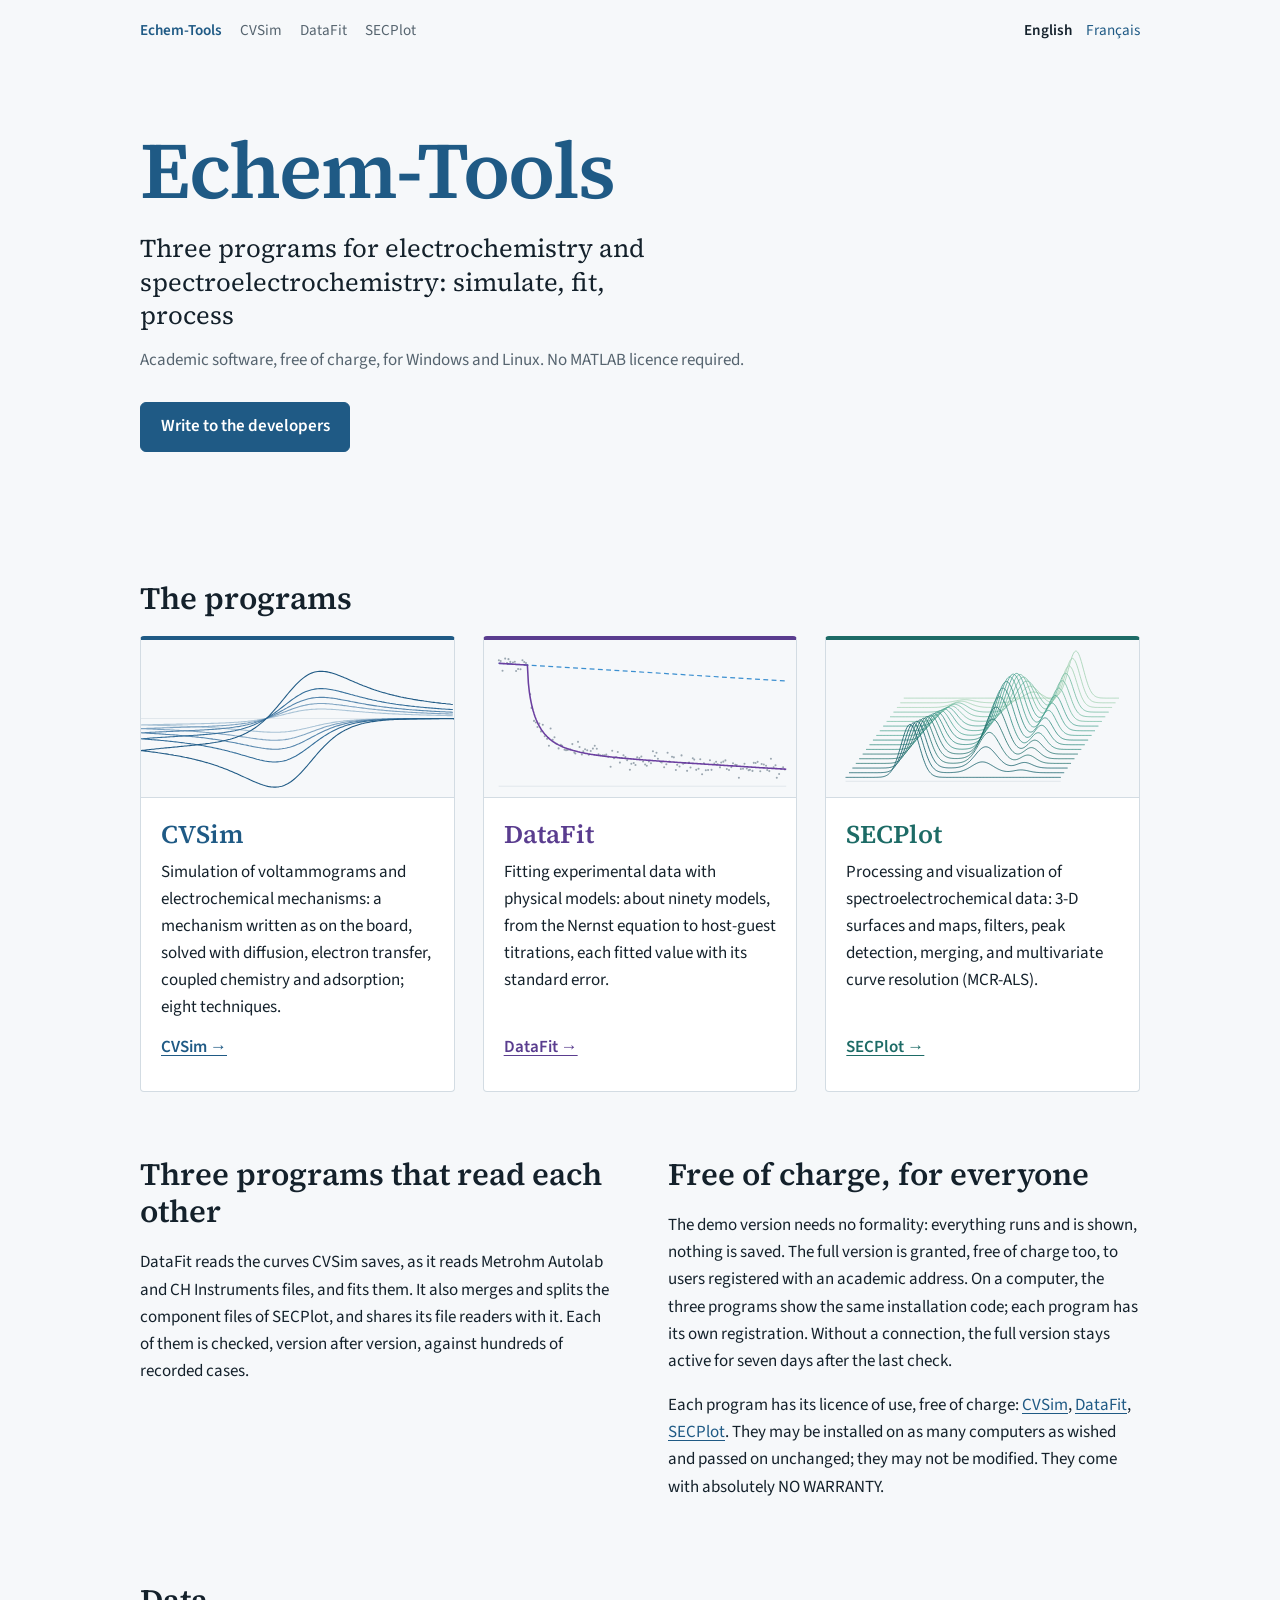
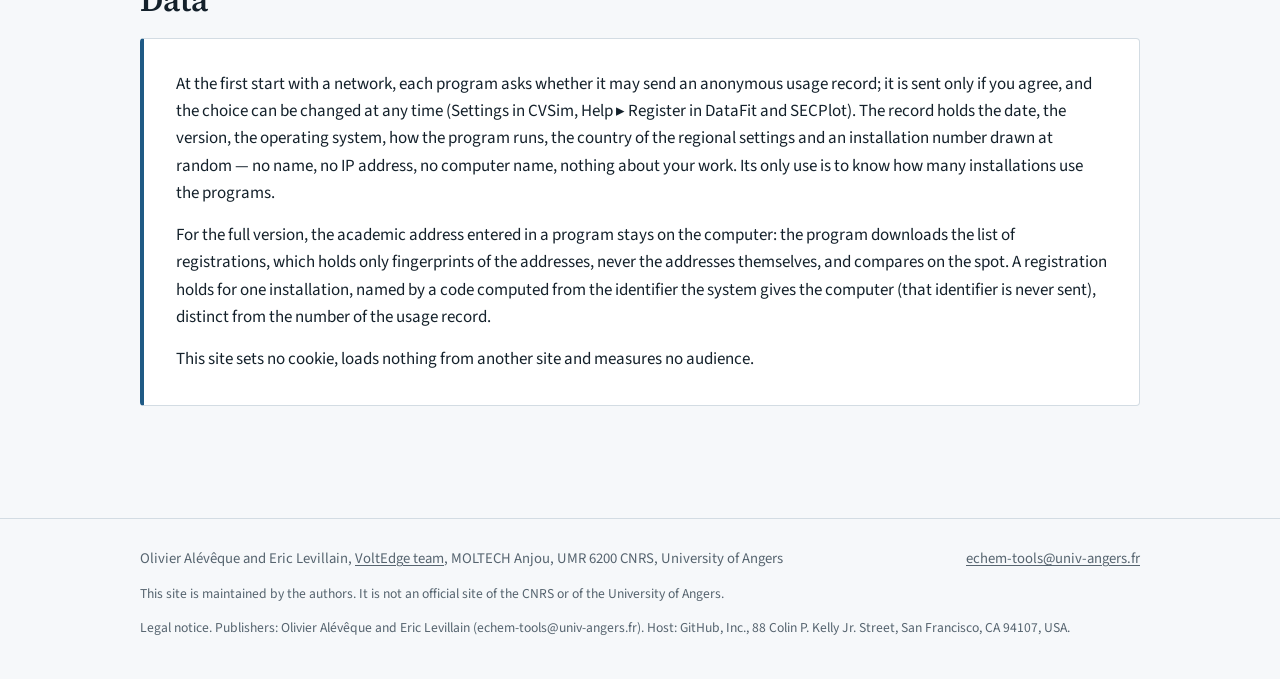
<file: index.html>
<!doctype html>
<html lang="en">
<head>
<meta charset="utf-8">
<meta name="viewport" content="width=device-width, initial-scale=1">
<title>Echem-Tools · CVSim, DataFit and SECPlot</title>
<meta name="description" content="Echem-Tools: CVSim, DataFit and SECPlot, three academic programs free of charge for electrochemistry and spectroelectrochemistry - simulation, fitting, processing. Windows and Linux.">
<link rel="alternate" hreflang="en" href="./">
<link rel="alternate" hreflang="fr" href="fr/">
<link rel="icon" href="images/favicon-echem.svg" type="image/svg+xml">
<link rel="stylesheet" href="assets/fonts.css">
<link rel="stylesheet" href="assets/style.css">
</head>
<body>

<header class="topbar">
  <nav class="sitenav" aria-label="Echem-Tools">
    <a class="brand" href="" aria-current="page">Echem-Tools</a>
    <a href="cvsim/">CVSim</a>
    <a href="datafit/">DataFit</a>
    <a href="secplot/">SECPlot</a>
  </nav>
  <nav class="lang" aria-label="Language">
    <span aria-current="page">English</span>
    <a href="fr/" hreflang="fr" lang="fr">Français</a>
  </nav>
</header>

<main>

  <section class="hero solo">
    <div>
      <h1>Echem-Tools</h1>
      <p class="tagline">Three programs for electrochemistry and spectroelectrochemistry: simulate, fit, process</p>
      <p class="platform">Academic software, free of charge, for Windows and Linux. No MATLAB licence required.</p>
      <div class="actions">
        <a class="btn btn-primary" href="mailto:echem-tools@univ-angers.fr?subject=Echem-Tools">Write to the developers</a>
      </div>
    </div>
  </section>

  <section class="section" aria-labelledby="programs">
    <h2 id="programs">The programs</h2>
    <div class="cards">
      <article class="card cvsim">
        <img src="images/hero-cv.svg" alt="" loading="lazy">
        <h3>CVSim</h3>
        <p>Simulation of voltammograms and electrochemical mechanisms: a mechanism written as on the board, solved with diffusion, electron transfer, coupled chemistry and adsorption; eight techniques.</p>
        <p class="more"><a href="cvsim/">CVSim →</a></p>
      </article>
      <article class="card datafit">
        <img src="images/hero-fit.svg" alt="" loading="lazy">
        <h3>DataFit</h3>
        <p>Fitting experimental data with physical models: about ninety models, from the Nernst equation to host-guest titrations, each fitted value with its standard error.</p>
        <p class="more"><a href="datafit/">DataFit →</a></p>
      </article>
      <article class="card secplot">
        <img src="images/hero-spectra.svg" alt="" loading="lazy">
        <h3>SECPlot</h3>
        <p>Processing and visualization of spectroelectrochemical data: 3-D surfaces and maps, filters, peak detection, merging, and multivariate curve resolution (MCR-ALS).</p>
        <p class="more"><a href="secplot/">SECPlot →</a></p>
      </article>
    </div>
  </section>

  <section class="section">
    <div class="split">
      <div class="prose">
        <h2>Three programs that read each other</h2>
        <p>DataFit reads the curves CVSim saves, as it reads Metrohm Autolab and CH Instruments files, and fits them. It also merges and splits the component files of SECPlot, and shares its file readers with it. Each of them is checked, version after version, against hundreds of recorded cases.</p>
      </div>
      <div class="prose">
        <h2>Free of charge, for everyone</h2>
        <p>The demo version needs no formality: everything runs and is shown, nothing is saved. The full version is granted, free of charge too, to users registered with an academic address. On a computer, the three programs show the same installation code; each program has its own registration. Without a connection, the full version stays active for seven days after the last check.</p>
        <p>Each program has its licence of use, free of charge: <a href="docs/CVSim_Licence.pdf">CVSim</a>, <a href="docs/DataFit_Licence.pdf">DataFit</a>, <a href="docs/SECPlot_Licence.pdf">SECPlot</a>. They may be installed on as many computers as wished and passed on unchanged; they may not be modified. They come with absolutely NO WARRANTY.</p>
      </div>
    </div>
  </section>

  <section class="section" id="data">
    <h2>Data</h2>
    <div class="panel">
      <p>At the first start with a network, each program asks whether it may send an anonymous usage record; it is sent only if you agree, and the choice can be changed at any time (Settings in CVSim, Help ▸ Register in DataFit and SECPlot). The record holds the date, the version, the operating system, how the program runs, the country of the regional settings and an installation number drawn at random &mdash; no name, no IP address, no computer name, nothing about your work. Its only use is to know how many installations use the programs.</p>
      <p>For the full version, the academic address entered in a program stays on the computer: the program downloads the list of registrations, which holds only fingerprints of the addresses, never the addresses themselves, and compares on the spot. A registration holds for one installation, named by a code computed from the identifier the system gives the computer (that identifier is never sent), distinct from the number of the usage record.</p>
      <p>This site sets no cookie, loads nothing from another site and measures no audience.</p>
    </div>
  </section>

</main>

<footer>
  <div class="footer-inner">
    <p>Olivier Alévêque and Eric Levillain, <a href="https://moltech-anjou.univ-angers.fr/en/research/team-voltedge.html">VoltEdge team</a>, MOLTECH Anjou, UMR 6200 CNRS, University of Angers</p>
    <p><a href="mailto:echem-tools@univ-angers.fr">echem-tools@univ-angers.fr</a></p>
    <p class="note">This site is maintained by the authors. It is not an official site of the CNRS or of the University of Angers.</p>
    <p class="note">Legal notice. Publishers: Olivier Alévêque and Eric Levillain (echem-tools@univ-angers.fr). Host: GitHub, Inc., 88 Colin P. Kelly Jr. Street, San Francisco, CA 94107, USA.</p>
  </div>
</footer>

<script src="assets/site.js"></script>
</body>
</html>
</file>
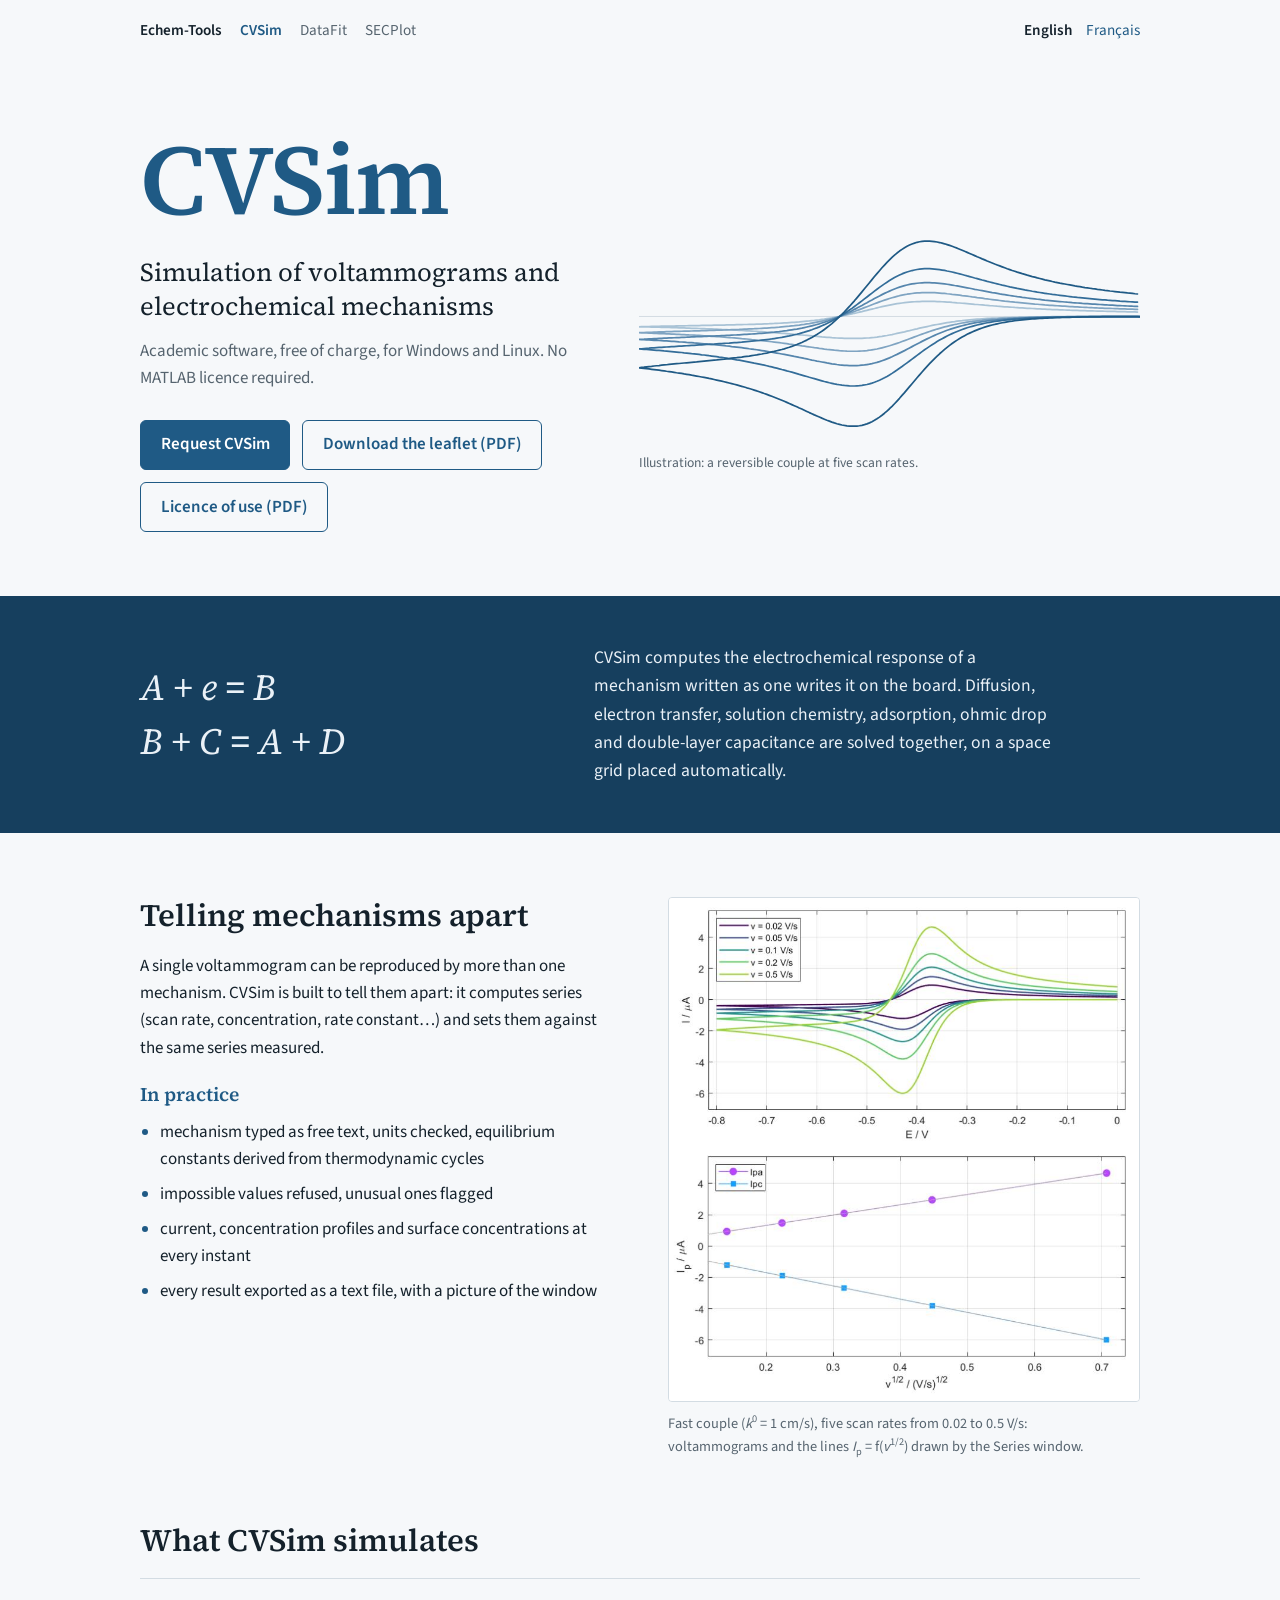
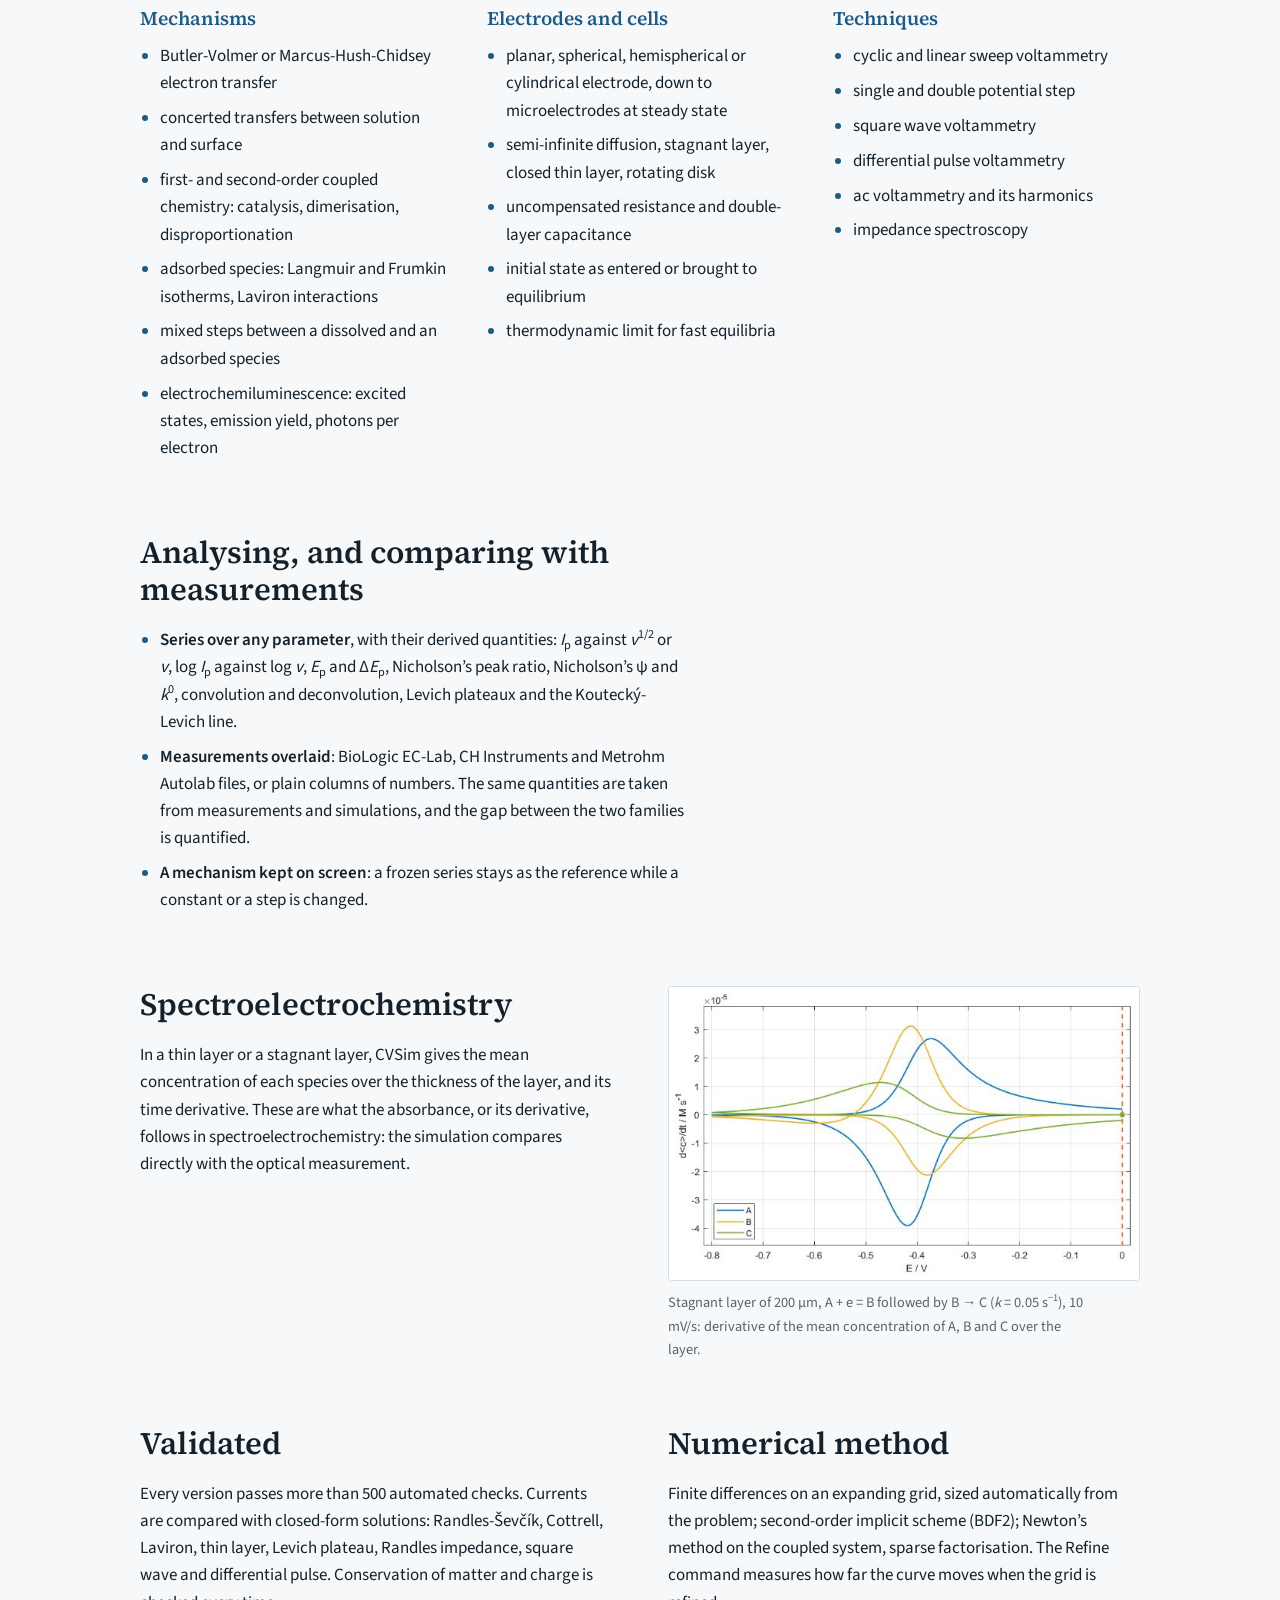
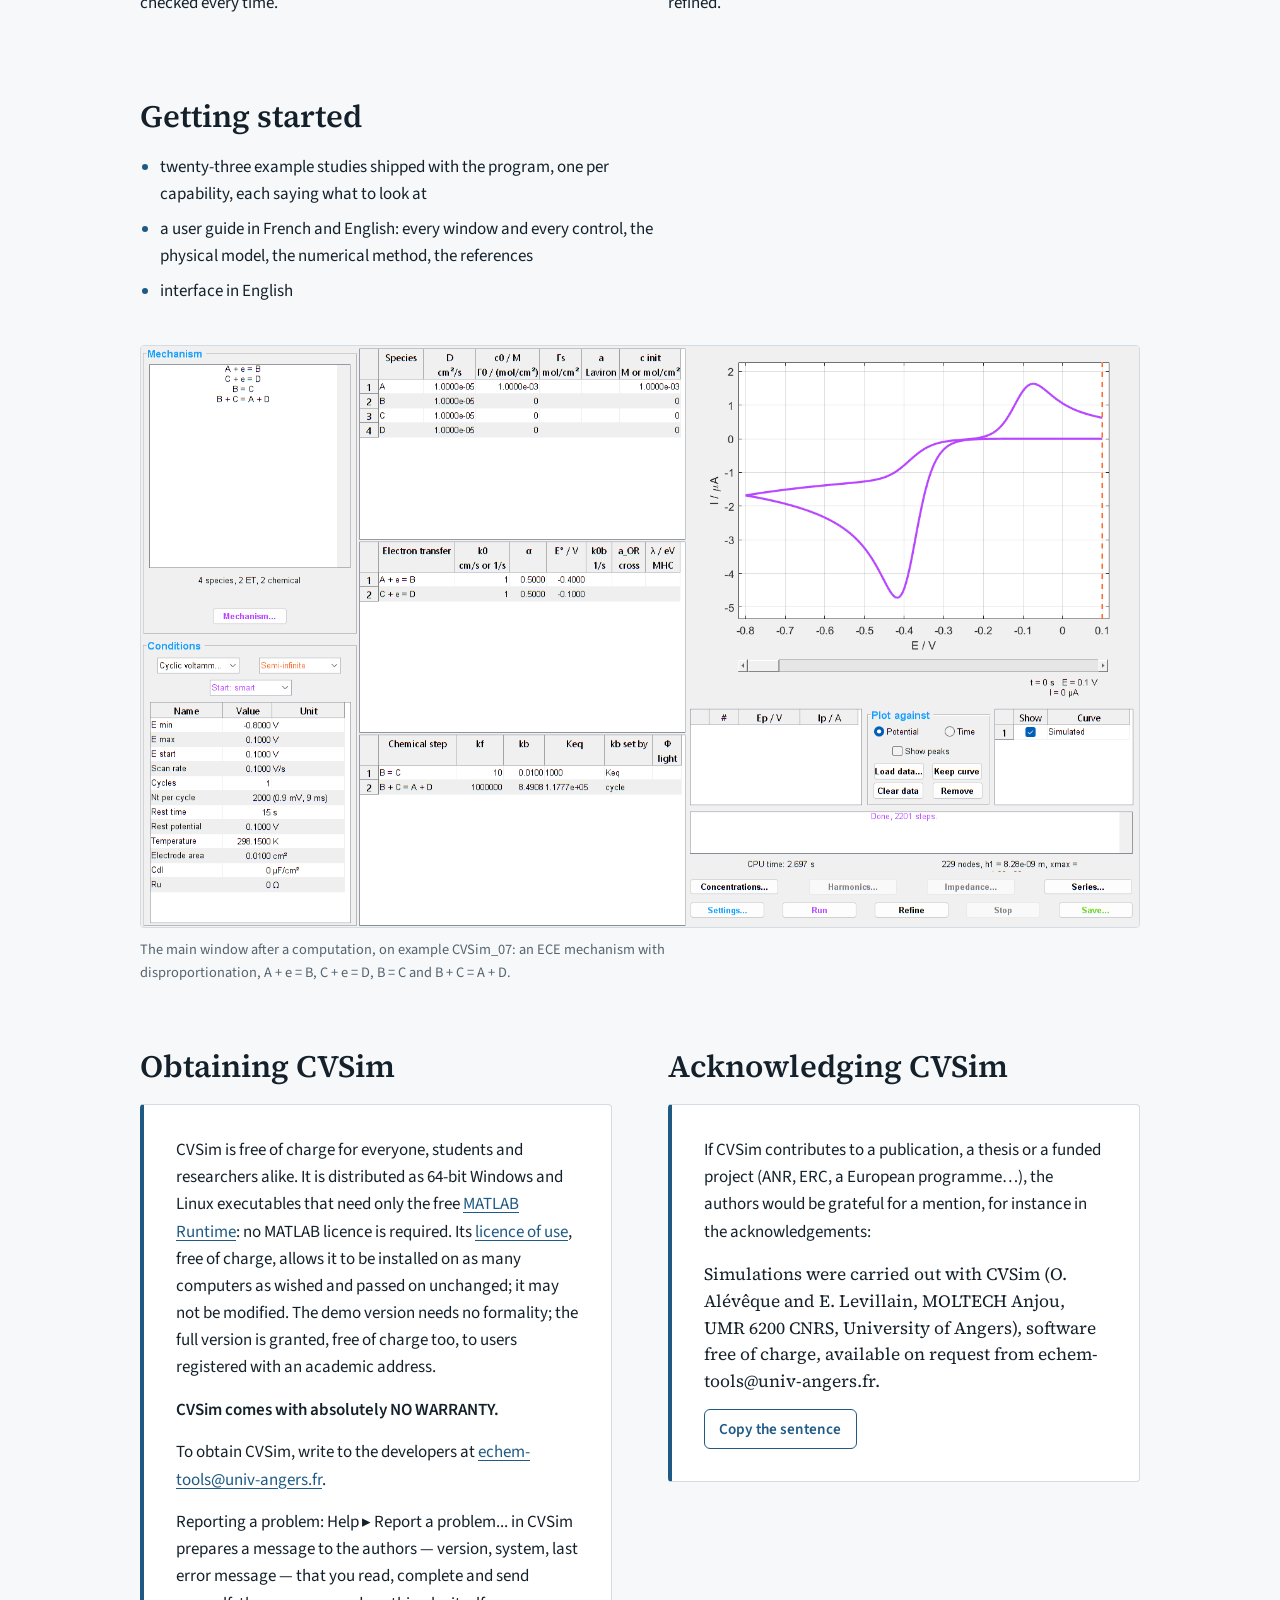
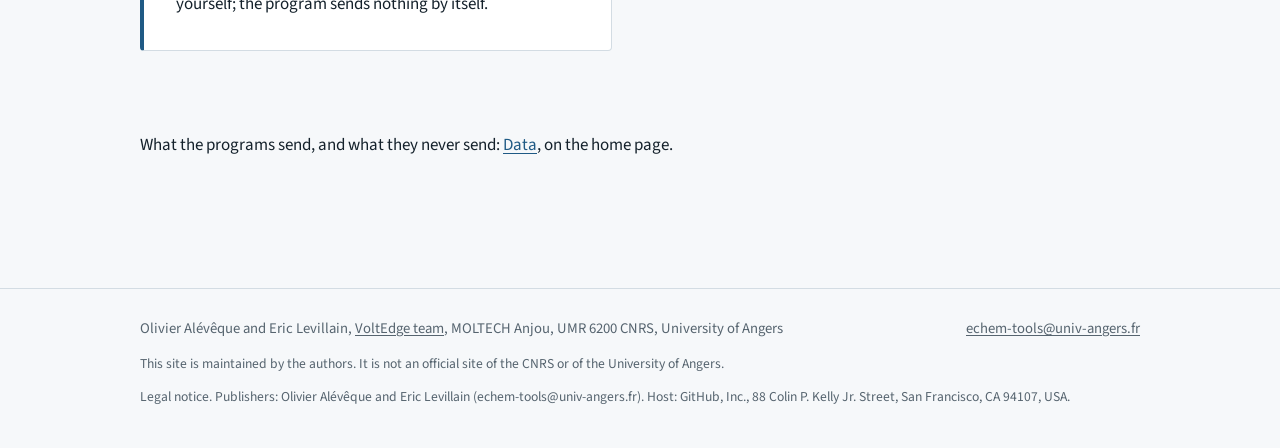
<file: cvsim/index.html>
<!doctype html>
<html lang="en">
<head>
<meta charset="utf-8">
<meta name="viewport" content="width=device-width, initial-scale=1">
<title>CVSim · Simulation of voltammograms and electrochemical mechanisms</title>
<meta name="description" content="CVSim is academic software, free of charge, that simulates voltammograms and electrochemical mechanisms: diffusion, electron transfer, coupled chemistry, adsorption, thin layers, spectroelectrochemistry. Windows and Linux.">
<link rel="alternate" hreflang="en" href="./">
<link rel="alternate" hreflang="fr" href="fr/">
<link rel="icon" href="../images/favicon-cvsim.svg" type="image/svg+xml">
<link rel="stylesheet" href="../assets/fonts.css">
<link rel="stylesheet" href="../assets/style.css">
</head>
<body>

<header class="topbar">
  <nav class="sitenav" aria-label="Echem-Tools">
    <a class="brand" href="../">Echem-Tools</a>
    <a href="../cvsim/" aria-current="page">CVSim</a>
    <a href="../datafit/">DataFit</a>
    <a href="../secplot/">SECPlot</a>
  </nav>
  <nav class="lang" aria-label="Language">
    <span aria-current="page">English</span>
    <a href="fr/" hreflang="fr" lang="fr">Français</a>
  </nav>
</header>

<main>

  <section class="hero">
    <div>
      <h1>CVSim</h1>
      <p class="tagline">Simulation of voltammograms and electrochemical mechanisms</p>
      <p class="platform">Academic software, free of charge, for Windows and Linux. No MATLAB licence required.</p>
      <div class="actions">
        <a class="btn btn-primary" href="mailto:echem-tools@univ-angers.fr?subject=CVSim%20request">Request CVSim</a>
        <a class="btn btn-secondary" href="../docs/CVSim_Leaflet_EN.pdf">Download the leaflet (PDF)</a>
        <a class="btn btn-secondary" href="../docs/CVSim_Licence.pdf">Licence of use (PDF)</a>
      </div>
    </div>
    <figure class="hero-figure">
      <img src="../images/hero-cv.svg" width="640" height="320" alt="Cyclic voltammograms of a reversible couple at five scan rates">
      <figcaption>Illustration: a reversible couple at five scan rates.</figcaption>
    </figure>
  </section>

  <section class="board" aria-label="Mechanisms as written on the board">
    <div class="board-inner">
      <p class="equations">A + e = B<br>B + C = A + D</p>
      <p class="lead">CVSim computes the electrochemical response of a mechanism written as one writes it on the board. Diffusion, electron transfer, solution chemistry, adsorption, ohmic drop and double-layer capacitance are solved together, on a space grid placed automatically.</p>
    </div>
  </section>

  <section class="section">
    <div class="split">
      <div class="prose">
        <h2>Telling mechanisms apart</h2>
        <p>A single voltammogram can be reproduced by more than one mechanism. CVSim is built to tell them apart: it computes series (scan rate, concentration, rate constant…) and sets them against the same series measured.</p>
        <h3>In practice</h3>
        <ul class="plain">
          <li>mechanism typed as free text, units checked, equilibrium constants derived from thermodynamic cycles</li>
          <li>impossible values refused, unusual ones flagged</li>
          <li>current, concentration profiles and surface concentrations at every instant</li>
          <li>every result exported as a text file, with a picture of the window</li>
        </ul>
      </div>
      <figure class="fig" data-file="images/fig1-scan-rates.png">
        <img src="../images/fig1-scan-rates.png" alt="Voltammograms of a fast couple at five scan rates and the peak currents plotted against the square root of the scan rate" loading="lazy">
        <figcaption>Fast couple (<i>k</i><sup>0</sup> = 1 cm/s), five scan rates from 0.02 to 0.5 V/s: voltammograms and the lines <i>I</i><sub>p</sub> = f(<i>v</i><sup>1/2</sup>) drawn by the Series window.</figcaption>
      </figure>
    </div>
  </section>

  <section class="section" aria-labelledby="capabilities">
    <h2 id="capabilities">What CVSim simulates</h2>
    <div class="columns">
      <div>
        <h3>Mechanisms</h3>
        <ul class="plain">
          <li>Butler-Volmer or Marcus-Hush-Chidsey electron transfer</li>
          <li>concerted transfers between solution and surface</li>
          <li>first- and second-order coupled chemistry: catalysis, dimerisation, disproportionation</li>
          <li>adsorbed species: Langmuir and Frumkin isotherms, Laviron interactions</li>
          <li>mixed steps between a dissolved and an adsorbed species</li>
          <li>electrochemiluminescence: excited states, emission yield, photons per electron</li>
        </ul>
      </div>
      <div>
        <h3>Electrodes and cells</h3>
        <ul class="plain">
          <li>planar, spherical, hemispherical or cylindrical electrode, down to microelectrodes at steady state</li>
          <li>semi-infinite diffusion, stagnant layer, closed thin layer, rotating disk</li>
          <li>uncompensated resistance and double-layer capacitance</li>
          <li>initial state as entered or brought to equilibrium</li>
          <li>thermodynamic limit for fast equilibria</li>
        </ul>
      </div>
      <div>
        <h3>Techniques</h3>
        <ul class="plain">
          <li>cyclic and linear sweep voltammetry</li>
          <li>single and double potential step</li>
          <li>square wave voltammetry</li>
          <li>differential pulse voltammetry</li>
          <li>ac voltammetry and its harmonics</li>
          <li>impedance spectroscopy</li>
        </ul>
      </div>
    </div>
  </section>

  <section class="section">
    <div class="prose">
      <h2>Analysing, and comparing with measurements</h2>
      <ul class="plain">
        <li><strong>Series over any parameter</strong>, with their derived quantities: <i>I</i><sub>p</sub> against <i>v</i><sup>1/2</sup> or <i>v</i>, log <i>I</i><sub>p</sub> against log <i>v</i>, <i>E</i><sub>p</sub> and Δ<i>E</i><sub>p</sub>, Nicholson’s peak ratio, Nicholson’s ψ and <i>k</i><sup>0</sup>, convolution and deconvolution, Levich plateaux and the Koutecký-Levich line.</li>
        <li><strong>Measurements overlaid</strong>: BioLogic EC-Lab, CH Instruments and Metrohm Autolab files, or plain columns of numbers. The same quantities are taken from measurements and simulations, and the gap between the two families is quantified.</li>
        <li><strong>A mechanism kept on screen</strong>: a frozen series stays as the reference while a constant or a step is changed.</li>
      </ul>
    </div>
  </section>

  <section class="section">
    <div class="split">
      <div class="prose">
        <h2>Spectroelectrochemistry</h2>
        <p>In a thin layer or a stagnant layer, CVSim gives the mean concentration of each species over the thickness of the layer, and its time derivative. These are what the absorbance, or its derivative, follows in spectroelectrochemistry: the simulation compares directly with the optical measurement.</p>
      </div>
      <figure class="fig" data-file="images/fig2-stagnant-layer.png">
        <img src="../images/fig2-stagnant-layer.png" alt="Time derivative of the mean concentrations of A, B and C over a 200 micrometre stagnant layer" loading="lazy">
        <figcaption>Stagnant layer of 200 μm, A + e = B followed by B → C (<i>k</i> = 0.05 s<sup>−1</sup>), 10 mV/s: derivative of the mean concentration of A, B and C over the layer.</figcaption>
      </figure>
    </div>
  </section>

  <section class="section">
    <div class="split">
      <div class="prose">
        <h2>Validated</h2>
        <p>Every version passes more than 500 automated checks. Currents are compared with closed-form solutions: Randles-Ševčík, Cottrell, Laviron, thin layer, Levich plateau, Randles impedance, square wave and differential pulse. Conservation of matter and charge is checked every time.</p>
      </div>
      <div class="prose">
        <h2>Numerical method</h2>
        <p>Finite differences on an expanding grid, sized automatically from the problem; second-order implicit scheme (BDF2); Newton’s method on the coupled system, sparse factorisation. The Refine command measures how far the curve moves when the grid is refined.</p>
      </div>
    </div>
  </section>

  <section class="section">
    <div class="stack">
      <div class="prose">
        <h2>Getting started</h2>
        <ul class="plain">
          <li>twenty-three example studies shipped with the program, one per capability, each saying what to look at</li>
          <li>a user guide in French and English: every window and every control, the physical model, the numerical method, the references</li>
          <li>interface in English</li>
        </ul>
      </div>
      <figure class="fig" data-file="images/cvsim-window.png">
        <img src="../images/cvsim-window.png" alt="The main window of CVSim" loading="lazy">
        <figcaption>The main window after a computation, on example CVSim_07: an ECE mechanism with disproportionation, A + e = B, C + e = D, B = C and B + C = A + D.</figcaption>
      </figure>
    </div>
  </section>

  <section class="section" id="obtain">
    <div class="split">
      <div>
        <h2>Obtaining CVSim</h2>
        <div class="panel">
          <p>CVSim is free of charge for everyone, students and researchers alike. It is distributed as 64-bit Windows and Linux executables that need only the free <a href="https://www.mathworks.com/products/compiler/matlab-runtime.html">MATLAB Runtime</a>: no MATLAB licence is required. Its <a href="../docs/CVSim_Licence.pdf">licence of use</a>, free of charge, allows it to be installed on as many computers as wished and passed on unchanged; it may not be modified. The demo version needs no formality; the full version is granted, free of charge too, to users registered with an academic address.</p>
          <p class="warranty">CVSim comes with absolutely NO WARRANTY.</p>
          <p>To obtain CVSim, write to the developers at <a href="mailto:echem-tools@univ-angers.fr?subject=CVSim%20request">echem-tools@univ-angers.fr</a>.</p>
          <p>Reporting a problem: Help ▸ Report a problem... in CVSim prepares a message to the authors &mdash; version, system, last error message &mdash; that you read, complete and send yourself; the program sends nothing by itself.</p>
        </div>
      </div>
      <div>
        <h2>Acknowledging CVSim</h2>
        <div class="panel">
          <p>If CVSim contributes to a publication, a thesis or a funded project (ANR, ERC, a European programme…), the authors would be grateful for a mention, for instance in the acknowledgements:</p>
          <blockquote class="cite" id="cite-text">Simulations were carried out with CVSim (O. Alévêque and E. Levillain, MOLTECH Anjou, UMR 6200 CNRS, University of Angers), software free of charge, available on request from echem-tools@univ-angers.fr.</blockquote>
          <button class="copy" type="button" data-target="cite-text" data-done="Copied">Copy the sentence</button><span class="copy-status" role="status" aria-live="polite"></span>
        </div>
      </div>
    </div>
  </section>

  <section class="section">
    <p class="note">What the programs send, and what they never send: <a href="../#data">Data</a>, on the home page.</p>
  </section>

</main>

<footer>
  <div class="footer-inner">
    <p>Olivier Alévêque and Eric Levillain, <a href="https://moltech-anjou.univ-angers.fr/en/research/team-voltedge.html">VoltEdge team</a>, MOLTECH Anjou, UMR 6200 CNRS, University of Angers</p>
    <p><a href="mailto:echem-tools@univ-angers.fr">echem-tools@univ-angers.fr</a></p>
    <p class="note">This site is maintained by the authors. It is not an official site of the CNRS or of the University of Angers.</p>
    <p class="note">Legal notice. Publishers: Olivier Alévêque and Eric Levillain (echem-tools@univ-angers.fr). Host: GitHub, Inc., 88 Colin P. Kelly Jr. Street, San Francisco, CA 94107, USA.</p>
  </div>
</footer>

<script src="../assets/site.js"></script>
</body>
</html>
</file>
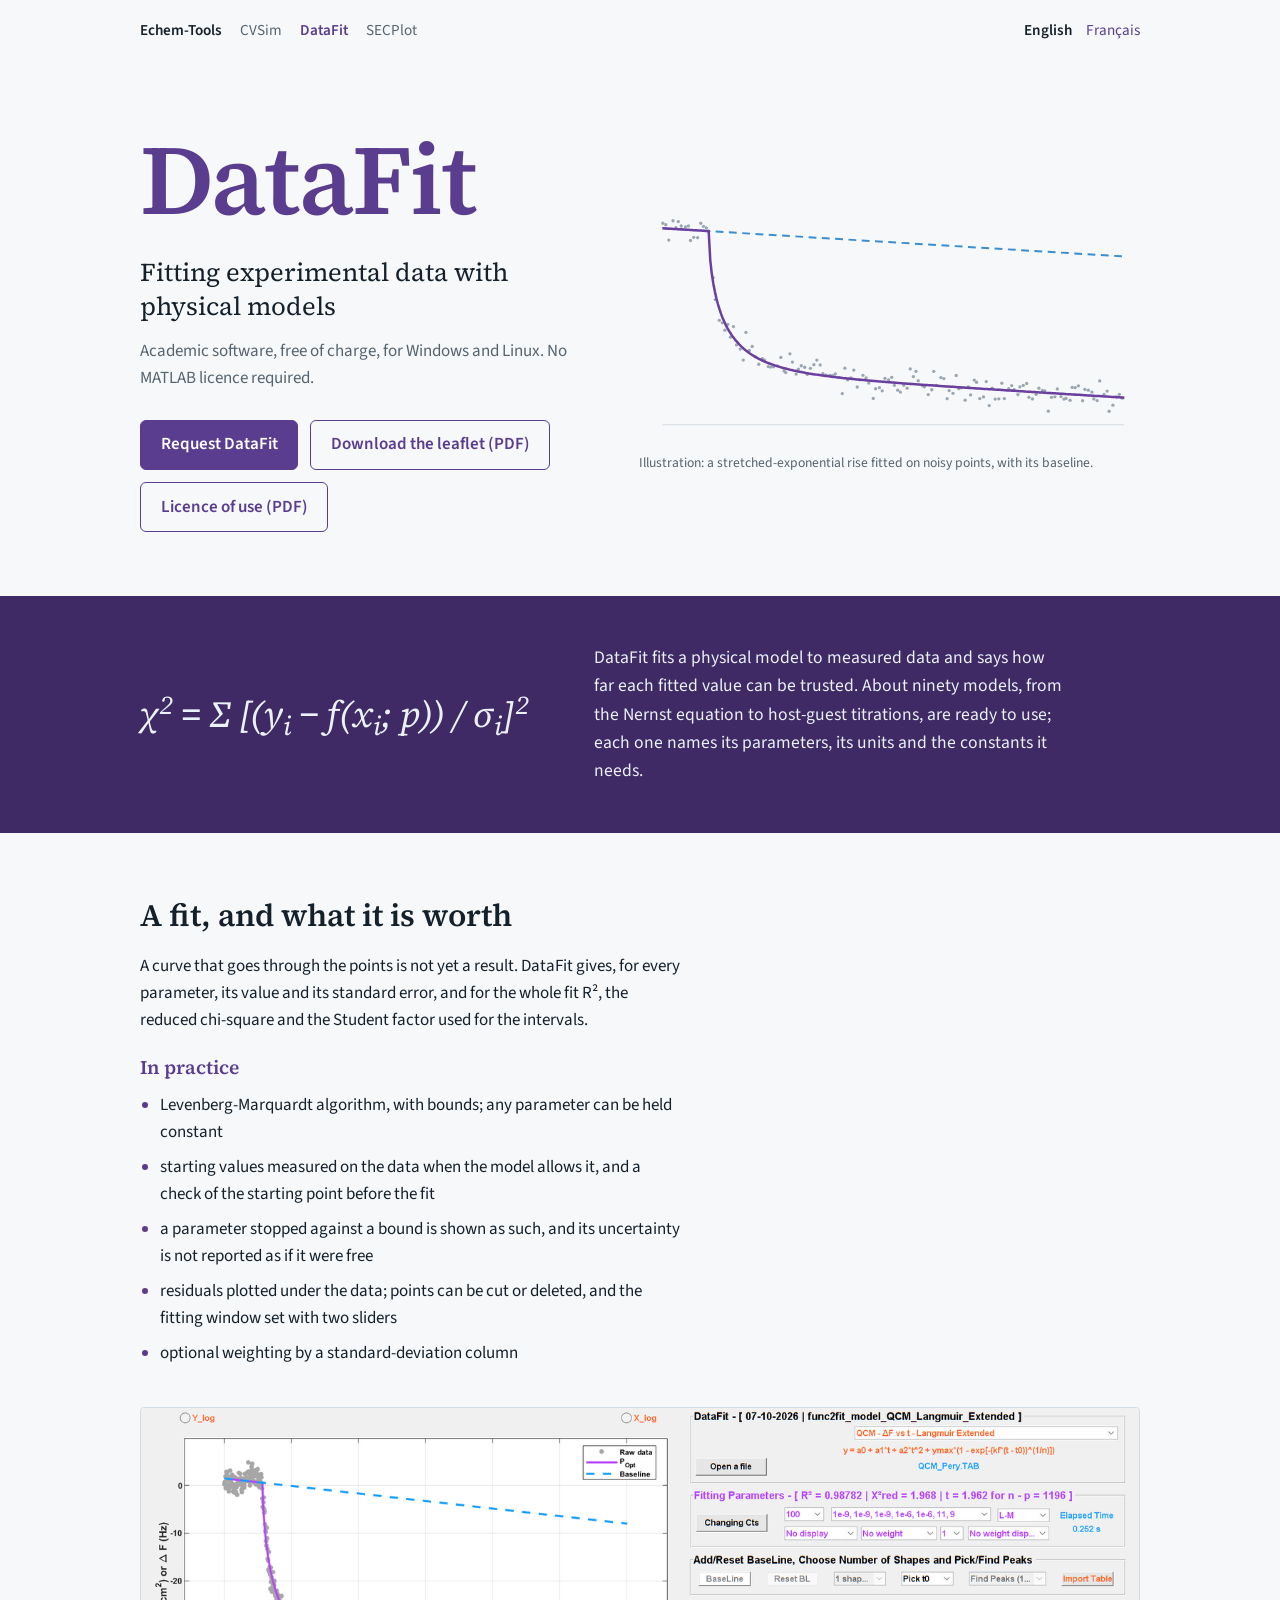
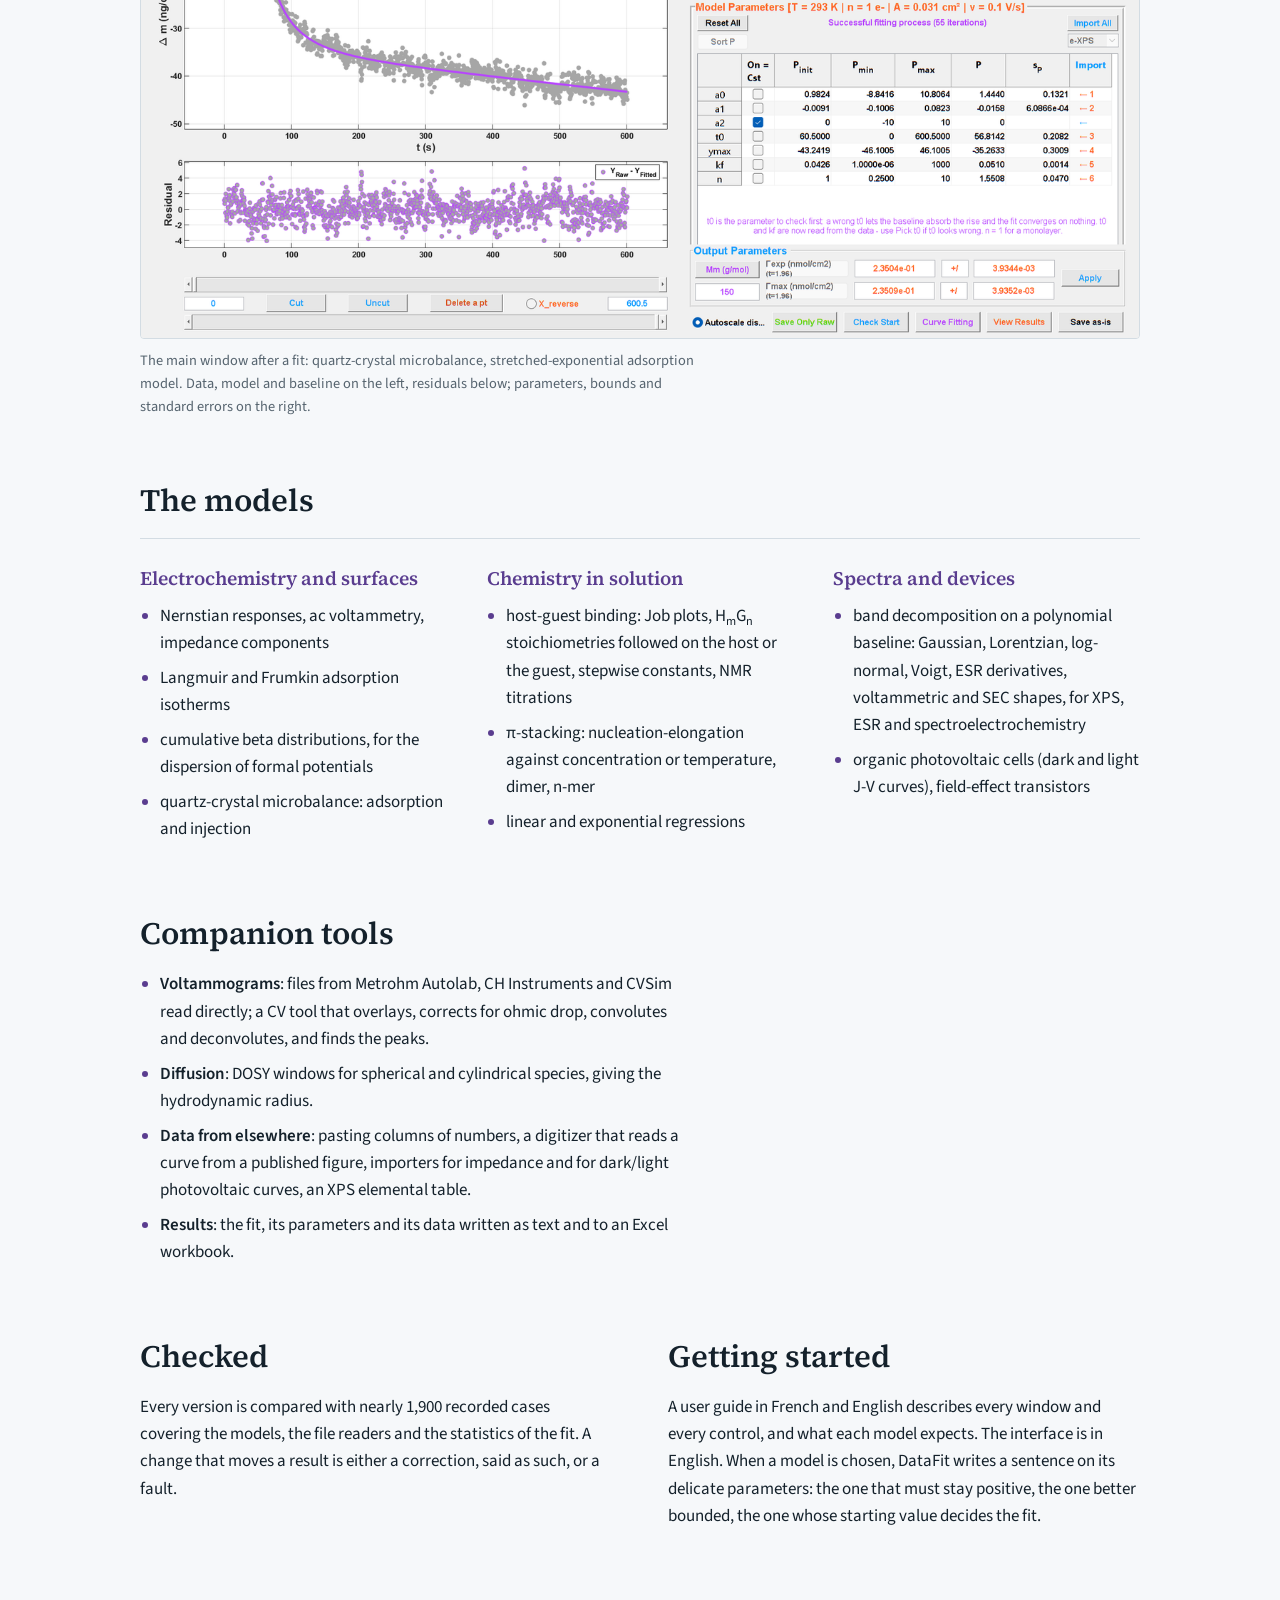
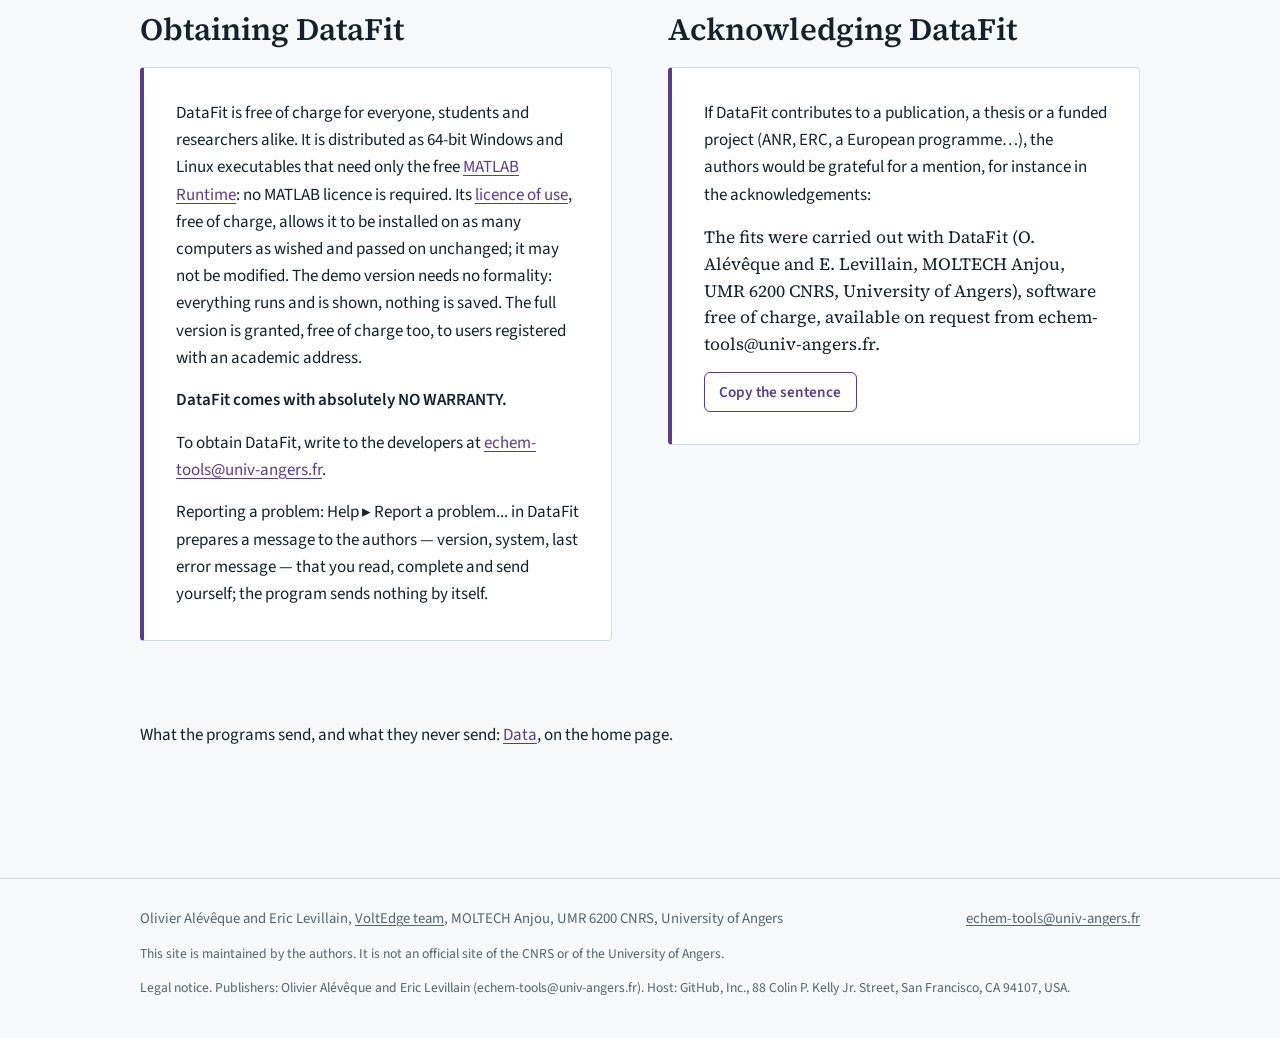
<file: datafit/index.html>
<!doctype html>
<html lang="en">
<head>
<meta charset="utf-8">
<meta name="viewport" content="width=device-width, initial-scale=1">
<title>DataFit · Fitting experimental data with physical models</title>
<meta name="description" content="DataFit is academic software, free of charge, that fits about ninety physical models to experimental data: electrochemistry, adsorption, titrations, self-assembly, organic devices, band decomposition. Windows and Linux.">
<link rel="alternate" hreflang="en" href="./">
<link rel="alternate" hreflang="fr" href="fr/">
<link rel="icon" href="../images/favicon-datafit.svg" type="image/svg+xml">
<link rel="stylesheet" href="../assets/fonts.css">
<link rel="stylesheet" href="../assets/style.css">
</head>
<body class="app-datafit">

<header class="topbar">
  <nav class="sitenav" aria-label="Echem-Tools">
    <a class="brand" href="../">Echem-Tools</a>
    <a href="../cvsim/">CVSim</a>
    <a href="../datafit/" aria-current="page">DataFit</a>
    <a href="../secplot/">SECPlot</a>
  </nav>
  <nav class="lang" aria-label="Language">
    <span aria-current="page">English</span>
    <a href="fr/" hreflang="fr" lang="fr">Français</a>
  </nav>
</header>

<main>

  <section class="hero">
    <div>
      <h1>DataFit</h1>
      <p class="tagline">Fitting experimental data with physical models</p>
      <p class="platform">Academic software, free of charge, for Windows and Linux. No MATLAB licence required.</p>
      <div class="actions">
        <a class="btn btn-primary" href="mailto:echem-tools@univ-angers.fr?subject=DataFit%20request">Request DataFit</a>
        <a class="btn btn-secondary" href="../docs/DataFit_Leaflet_EN.pdf">Download the leaflet (PDF)</a>
        <a class="btn btn-secondary" href="../docs/DataFit_Licence.pdf">Licence of use (PDF)</a>
      </div>
    </div>
    <figure class="hero-figure">
      <img src="../images/hero-fit.svg" width="640" height="320" alt="Measured points, the fitted model and its baseline">
      <figcaption>Illustration: a stretched-exponential rise fitted on noisy points, with its baseline.</figcaption>
    </figure>
  </section>

  <section class="board" aria-label="The quantity a fit minimises">
    <div class="board-inner">
      <p class="equations">χ<sup>2</sup> = Σ [(y<sub>i</sub> − f(x<sub>i</sub>; p)) / σ<sub>i</sub>]<sup>2</sup></p>
      <p class="lead">DataFit fits a physical model to measured data and says how far each fitted value can be trusted. About ninety models, from the Nernst equation to host-guest titrations, are ready to use; each one names its parameters, its units and the constants it needs.</p>
    </div>
  </section>

  <section class="section">
    <div class="stack">
      <div class="prose">
        <h2>A fit, and what it is worth</h2>
        <p>A curve that goes through the points is not yet a result. DataFit gives, for every parameter, its value and its standard error, and for the whole fit R², the reduced chi-square and the Student factor used for the intervals.</p>
        <h3>In practice</h3>
        <ul class="plain">
          <li>Levenberg-Marquardt algorithm, with bounds; any parameter can be held constant</li>
          <li>starting values measured on the data when the model allows it, and a check of the starting point before the fit</li>
          <li>a parameter stopped against a bound is shown as such, and its uncertainty is not reported as if it were free</li>
          <li>residuals plotted under the data; points can be cut or deleted, and the fitting window set with two sliders</li>
          <li>optional weighting by a standard-deviation column</li>
        </ul>
      </div>
      <figure class="fig" data-file="images/datafit-window.png">
        <img src="../images/datafit-window.png" alt="The main window of DataFit after a fit" loading="lazy">
        <figcaption>The main window after a fit: quartz-crystal microbalance, stretched-exponential adsorption model. Data, model and baseline on the left, residuals below; parameters, bounds and standard errors on the right.</figcaption>
      </figure>
    </div>
  </section>

  <section class="section" aria-labelledby="models">
    <h2 id="models">The models</h2>
    <div class="columns">
      <div>
        <h3>Electrochemistry and surfaces</h3>
        <ul class="plain">
          <li>Nernstian responses, ac voltammetry, impedance components</li>
          <li>Langmuir and Frumkin adsorption isotherms</li>
          <li>cumulative beta distributions, for the dispersion of formal potentials</li>
          <li>quartz-crystal microbalance: adsorption and injection</li>
        </ul>
      </div>
      <div>
        <h3>Chemistry in solution</h3>
        <ul class="plain">
          <li>host-guest binding: Job plots, H<sub>m</sub>G<sub>n</sub> stoichiometries followed on the host or the guest, stepwise constants, NMR titrations</li>
          <li>π-stacking: nucleation-elongation against concentration or temperature, dimer, n-mer</li>
          <li>linear and exponential regressions</li>
        </ul>
      </div>
      <div>
        <h3>Spectra and devices</h3>
        <ul class="plain">
          <li>band decomposition on a polynomial baseline: Gaussian, Lorentzian, log-normal, Voigt, ESR derivatives, voltammetric and SEC shapes, for XPS, ESR and spectroelectrochemistry</li>
          <li>organic photovoltaic cells (dark and light J-V curves), field-effect transistors</li>
        </ul>
      </div>
    </div>
  </section>

  <section class="section">
    <div class="prose">
      <h2>Companion tools</h2>
      <ul class="plain">
        <li><strong>Voltammograms</strong>: files from Metrohm Autolab, CH Instruments and CVSim read directly; a CV tool that overlays, corrects for ohmic drop, convolutes and deconvolutes, and finds the peaks.</li>
        <li><strong>Diffusion</strong>: DOSY windows for spherical and cylindrical species, giving the hydrodynamic radius.</li>
        <li><strong>Data from elsewhere</strong>: pasting columns of numbers, a digitizer that reads a curve from a published figure, importers for impedance and for dark/light photovoltaic curves, an XPS elemental table.</li>
        <li><strong>Results</strong>: the fit, its parameters and its data written as text and to an Excel workbook.</li>
      </ul>
    </div>
  </section>

  <section class="section">
    <div class="split">
      <div class="prose">
        <h2>Checked</h2>
        <p>Every version is compared with nearly 1,900 recorded cases covering the models, the file readers and the statistics of the fit. A change that moves a result is either a correction, said as such, or a fault.</p>
      </div>
      <div class="prose">
        <h2>Getting started</h2>
        <p>A user guide in French and English describes every window and every control, and what each model expects. The interface is in English. When a model is chosen, DataFit writes a sentence on its delicate parameters: the one that must stay positive, the one better bounded, the one whose starting value decides the fit.</p>
      </div>
    </div>
  </section>

  <section class="section" id="obtain">
    <div class="split">
      <div>
        <h2>Obtaining DataFit</h2>
        <div class="panel">
          <p>DataFit is free of charge for everyone, students and researchers alike. It is distributed as 64-bit Windows and Linux executables that need only the free <a href="https://www.mathworks.com/products/compiler/matlab-runtime.html">MATLAB Runtime</a>: no MATLAB licence is required. Its <a href="../docs/DataFit_Licence.pdf">licence of use</a>, free of charge, allows it to be installed on as many computers as wished and passed on unchanged; it may not be modified. The demo version needs no formality: everything runs and is shown, nothing is saved. The full version is granted, free of charge too, to users registered with an academic address.</p>
          <p class="warranty">DataFit comes with absolutely NO WARRANTY.</p>
          <p>To obtain DataFit, write to the developers at <a href="mailto:echem-tools@univ-angers.fr?subject=DataFit%20request">echem-tools@univ-angers.fr</a>.</p>
          <p>Reporting a problem: Help ▸ Report a problem... in DataFit prepares a message to the authors &mdash; version, system, last error message &mdash; that you read, complete and send yourself; the program sends nothing by itself.</p>
        </div>
      </div>
      <div>
        <h2>Acknowledging DataFit</h2>
        <div class="panel">
          <p>If DataFit contributes to a publication, a thesis or a funded project (ANR, ERC, a European programme…), the authors would be grateful for a mention, for instance in the acknowledgements:</p>
          <blockquote class="cite" id="cite-text">The fits were carried out with DataFit (O. Alévêque and E. Levillain, MOLTECH Anjou, UMR 6200 CNRS, University of Angers), software free of charge, available on request from echem-tools@univ-angers.fr.</blockquote>
          <button class="copy" type="button" data-target="cite-text" data-done="Copied">Copy the sentence</button><span class="copy-status" role="status" aria-live="polite"></span>
        </div>
      </div>
    </div>
  </section>

  <section class="section">
    <p class="note">What the programs send, and what they never send: <a href="../#data">Data</a>, on the home page.</p>
  </section>

</main>

<footer>
  <div class="footer-inner">
    <p>Olivier Alévêque and Eric Levillain, <a href="https://moltech-anjou.univ-angers.fr/en/research/team-voltedge.html">VoltEdge team</a>, MOLTECH Anjou, UMR 6200 CNRS, University of Angers</p>
    <p><a href="mailto:echem-tools@univ-angers.fr">echem-tools@univ-angers.fr</a></p>
    <p class="note">This site is maintained by the authors. It is not an official site of the CNRS or of the University of Angers.</p>
    <p class="note">Legal notice. Publishers: Olivier Alévêque and Eric Levillain (echem-tools@univ-angers.fr). Host: GitHub, Inc., 88 Colin P. Kelly Jr. Street, San Francisco, CA 94107, USA.</p>
  </div>
</footer>

<script src="../assets/site.js"></script>
</body>
</html>
</file>
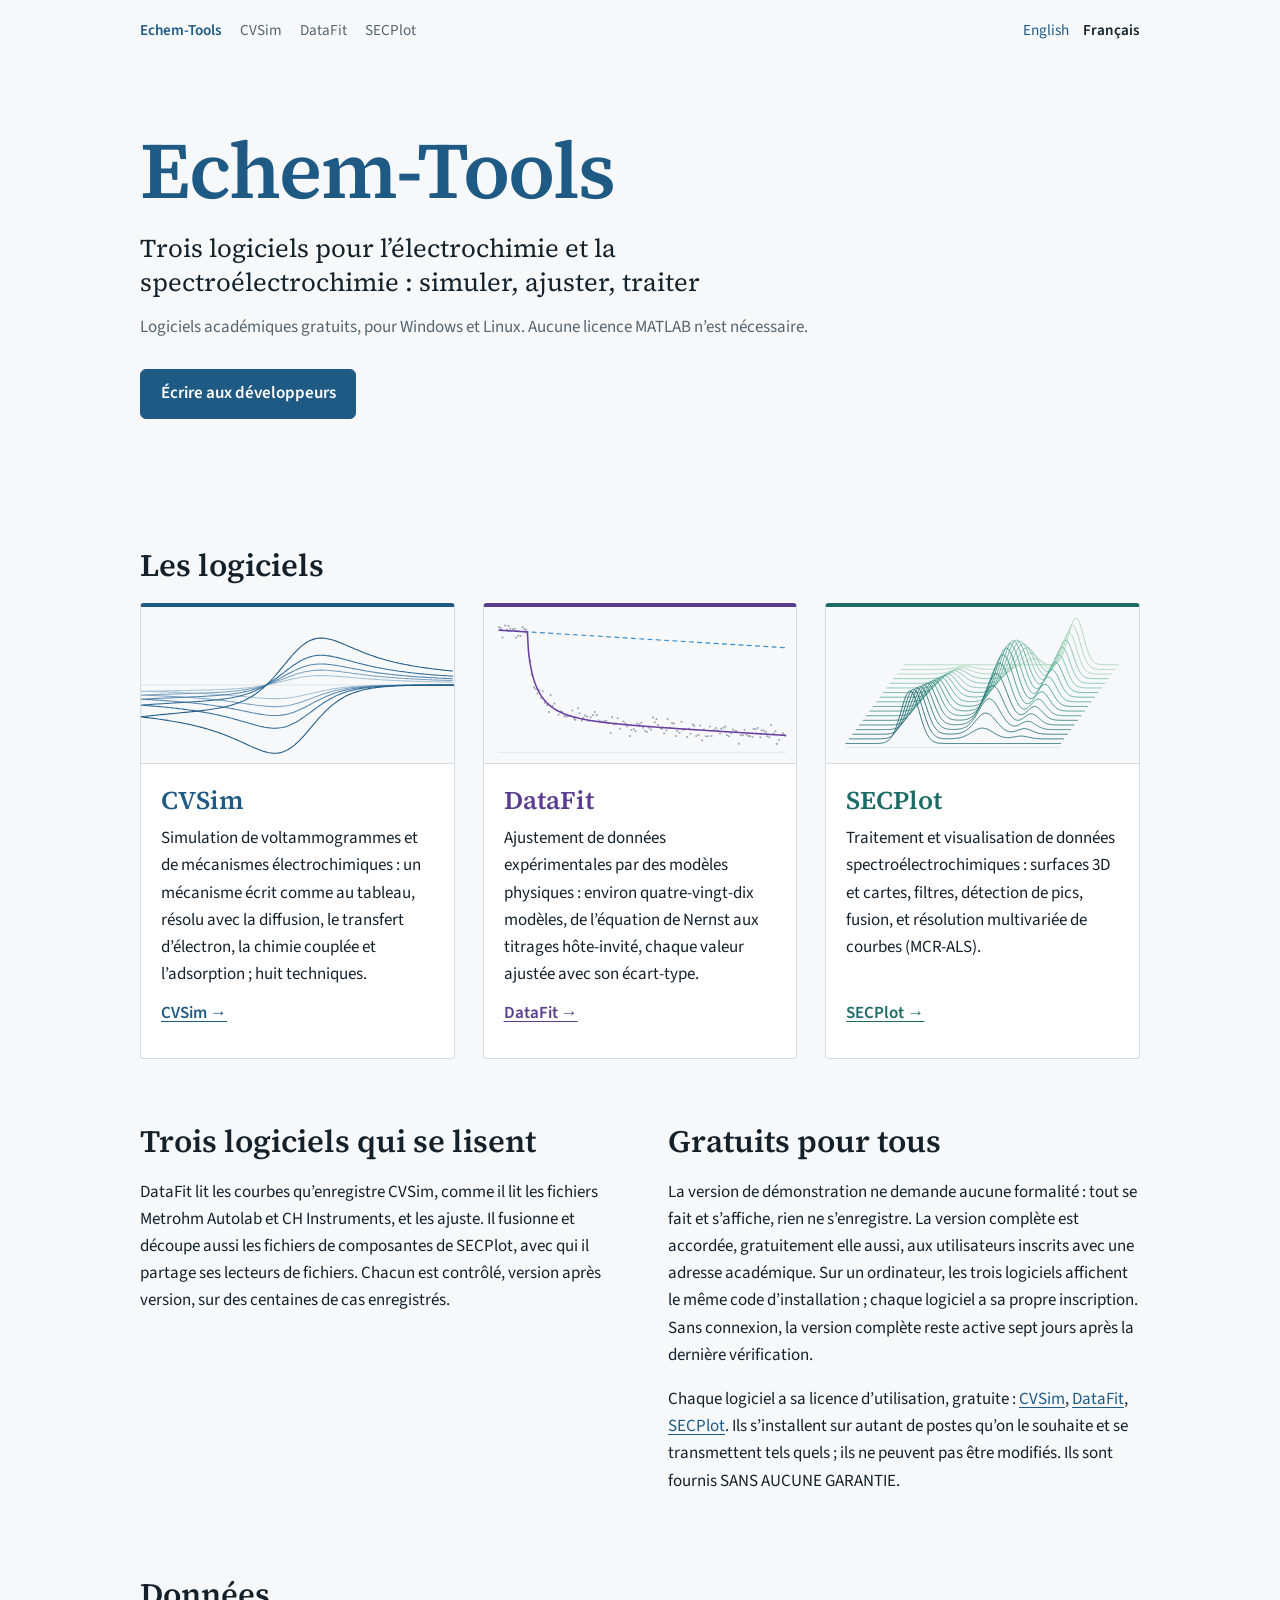
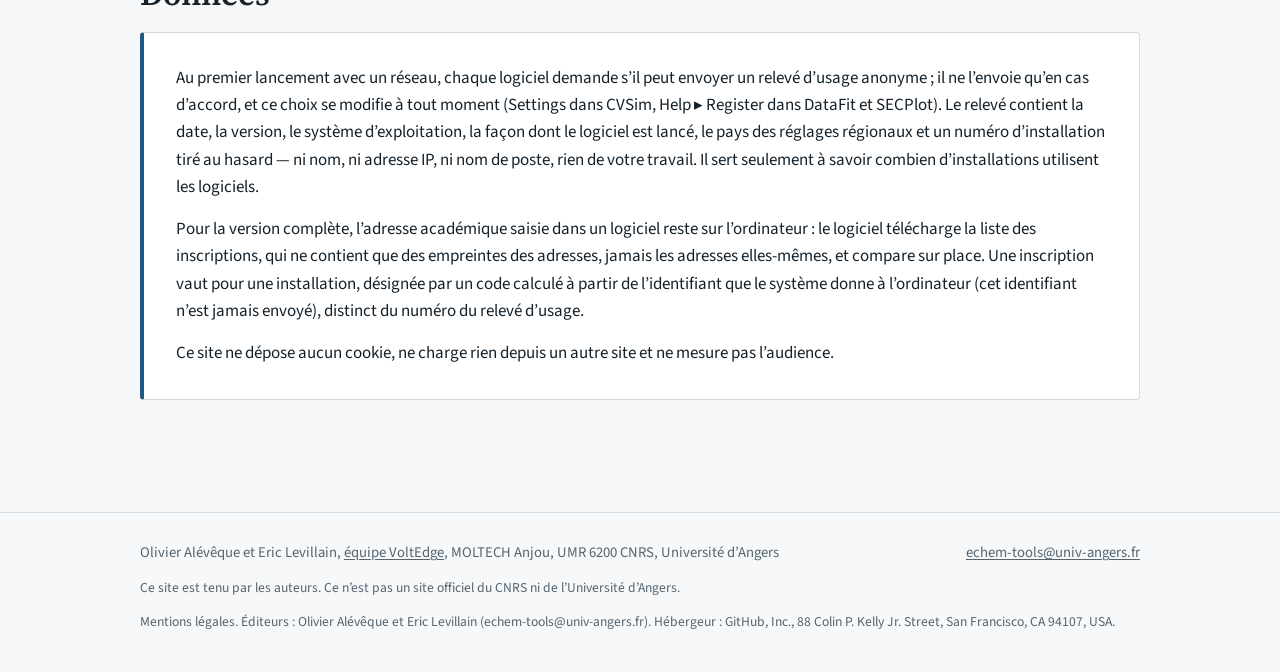
<file: fr/index.html>
<!doctype html>
<html lang="fr">
<head>
<meta charset="utf-8">
<meta name="viewport" content="width=device-width, initial-scale=1">
<title>Echem-Tools · CVSim, DataFit et SECPlot</title>
<meta name="description" content="Echem-Tools : CVSim, DataFit et SECPlot, trois logiciels académiques gratuits pour l’électrochimie et la spectroélectrochimie - simulation, ajustement, traitement. Windows et Linux.">
<link rel="alternate" hreflang="fr" href="./">
<link rel="alternate" hreflang="en" href="../">
<link rel="icon" href="../images/favicon-echem.svg" type="image/svg+xml">
<link rel="stylesheet" href="../assets/fonts.css">
<link rel="stylesheet" href="../assets/style.css">
</head>
<body>

<header class="topbar">
  <nav class="sitenav" aria-label="Echem-Tools">
    <a class="brand" href="../fr/" aria-current="page">Echem-Tools</a>
    <a href="../cvsim/fr/">CVSim</a>
    <a href="../datafit/fr/">DataFit</a>
    <a href="../secplot/fr/">SECPlot</a>
  </nav>
  <nav class="lang" aria-label="Langue">
    <a href="../" hreflang="en" lang="en">English</a>
    <span aria-current="page">Français</span>
  </nav>
</header>

<main>

  <section class="hero solo">
    <div>
      <h1>Echem-Tools</h1>
      <p class="tagline">Trois logiciels pour l’électrochimie et la spectroélectrochimie : simuler, ajuster, traiter</p>
      <p class="platform">Logiciels académiques gratuits, pour Windows et Linux. Aucune licence MATLAB n’est nécessaire.</p>
      <div class="actions">
        <a class="btn btn-primary" href="mailto:echem-tools@univ-angers.fr?subject=Echem-Tools">Écrire aux développeurs</a>
      </div>
    </div>
  </section>

  <section class="section" aria-labelledby="logiciels">
    <h2 id="logiciels">Les logiciels</h2>
    <div class="cards">
      <article class="card cvsim">
        <img src="../images/hero-cv.svg" alt="" loading="lazy">
        <h3>CVSim</h3>
        <p>Simulation de voltammogrammes et de mécanismes électrochimiques : un mécanisme écrit comme au tableau, résolu avec la diffusion, le transfert d’électron, la chimie couplée et l’adsorption ; huit techniques.</p>
        <p class="more"><a href="../cvsim/fr/">CVSim →</a></p>
      </article>
      <article class="card datafit">
        <img src="../images/hero-fit.svg" alt="" loading="lazy">
        <h3>DataFit</h3>
        <p>Ajustement de données expérimentales par des modèles physiques : environ quatre-vingt-dix modèles, de l’équation de Nernst aux titrages hôte-invité, chaque valeur ajustée avec son écart-type.</p>
        <p class="more"><a href="../datafit/fr/">DataFit →</a></p>
      </article>
      <article class="card secplot">
        <img src="../images/hero-spectra.svg" alt="" loading="lazy">
        <h3>SECPlot</h3>
        <p>Traitement et visualisation de données spectroélectrochimiques : surfaces 3D et cartes, filtres, détection de pics, fusion, et résolution multivariée de courbes (MCR-ALS).</p>
        <p class="more"><a href="../secplot/fr/">SECPlot →</a></p>
      </article>
    </div>
  </section>

  <section class="section">
    <div class="split">
      <div class="prose">
        <h2>Trois logiciels qui se lisent</h2>
        <p>DataFit lit les courbes qu’enregistre CVSim, comme il lit les fichiers Metrohm Autolab et CH Instruments, et les ajuste. Il fusionne et découpe aussi les fichiers de composantes de SECPlot, avec qui il partage ses lecteurs de fichiers. Chacun est contrôlé, version après version, sur des centaines de cas enregistrés.</p>
      </div>
      <div class="prose">
        <h2>Gratuits pour tous</h2>
        <p>La version de démonstration ne demande aucune formalité : tout se fait et s’affiche, rien ne s’enregistre. La version complète est accordée, gratuitement elle aussi, aux utilisateurs inscrits avec une adresse académique. Sur un ordinateur, les trois logiciels affichent le même code d’installation ; chaque logiciel a sa propre inscription. Sans connexion, la version complète reste active sept jours après la dernière vérification.</p>
        <p>Chaque logiciel a sa licence d’utilisation, gratuite : <a href="../docs/CVSim_Licence.pdf">CVSim</a>, <a href="../docs/DataFit_Licence.pdf">DataFit</a>, <a href="../docs/SECPlot_Licence.pdf">SECPlot</a>. Ils s’installent sur autant de postes qu’on le souhaite et se transmettent tels quels ; ils ne peuvent pas être modifiés. Ils sont fournis SANS AUCUNE GARANTIE.</p>
      </div>
    </div>
  </section>

  <section class="section" id="donnees">
    <h2>Données</h2>
    <div class="panel">
      <p>Au premier lancement avec un réseau, chaque logiciel demande s’il peut envoyer un relevé d’usage anonyme ; il ne l’envoie qu’en cas d’accord, et ce choix se modifie à tout moment (Settings dans CVSim, Help ▸ Register dans DataFit et SECPlot). Le relevé contient la date, la version, le système d’exploitation, la façon dont le logiciel est lancé, le pays des réglages régionaux et un numéro d’installation tiré au hasard &mdash; ni nom, ni adresse IP, ni nom de poste, rien de votre travail. Il sert seulement à savoir combien d’installations utilisent les logiciels.</p>
      <p>Pour la version complète, l’adresse académique saisie dans un logiciel reste sur l’ordinateur : le logiciel télécharge la liste des inscriptions, qui ne contient que des empreintes des adresses, jamais les adresses elles-mêmes, et compare sur place. Une inscription vaut pour une installation, désignée par un code calculé à partir de l’identifiant que le système donne à l’ordinateur (cet identifiant n’est jamais envoyé), distinct du numéro du relevé d’usage.</p>
      <p>Ce site ne dépose aucun cookie, ne charge rien depuis un autre site et ne mesure pas l’audience.</p>
    </div>
  </section>

</main>

<footer>
  <div class="footer-inner">
    <p>Olivier Alévêque et Eric Levillain, <a href="https://moltech-anjou.univ-angers.fr/fr/recherche/equipe-voltedge.html">équipe VoltEdge</a>, MOLTECH Anjou, UMR 6200 CNRS, Université d’Angers</p>
    <p><a href="mailto:echem-tools@univ-angers.fr">echem-tools@univ-angers.fr</a></p>
    <p class="note">Ce site est tenu par les auteurs. Ce n’est pas un site officiel du CNRS ni de l’Université d’Angers.</p>
    <p class="note">Mentions légales. Éditeurs : Olivier Alévêque et Eric Levillain (echem-tools@univ-angers.fr). Hébergeur : GitHub, Inc., 88 Colin P. Kelly Jr. Street, San Francisco, CA 94107, USA.</p>
  </div>
</footer>

<script src="../assets/site.js"></script>
</body>
</html>
</file>
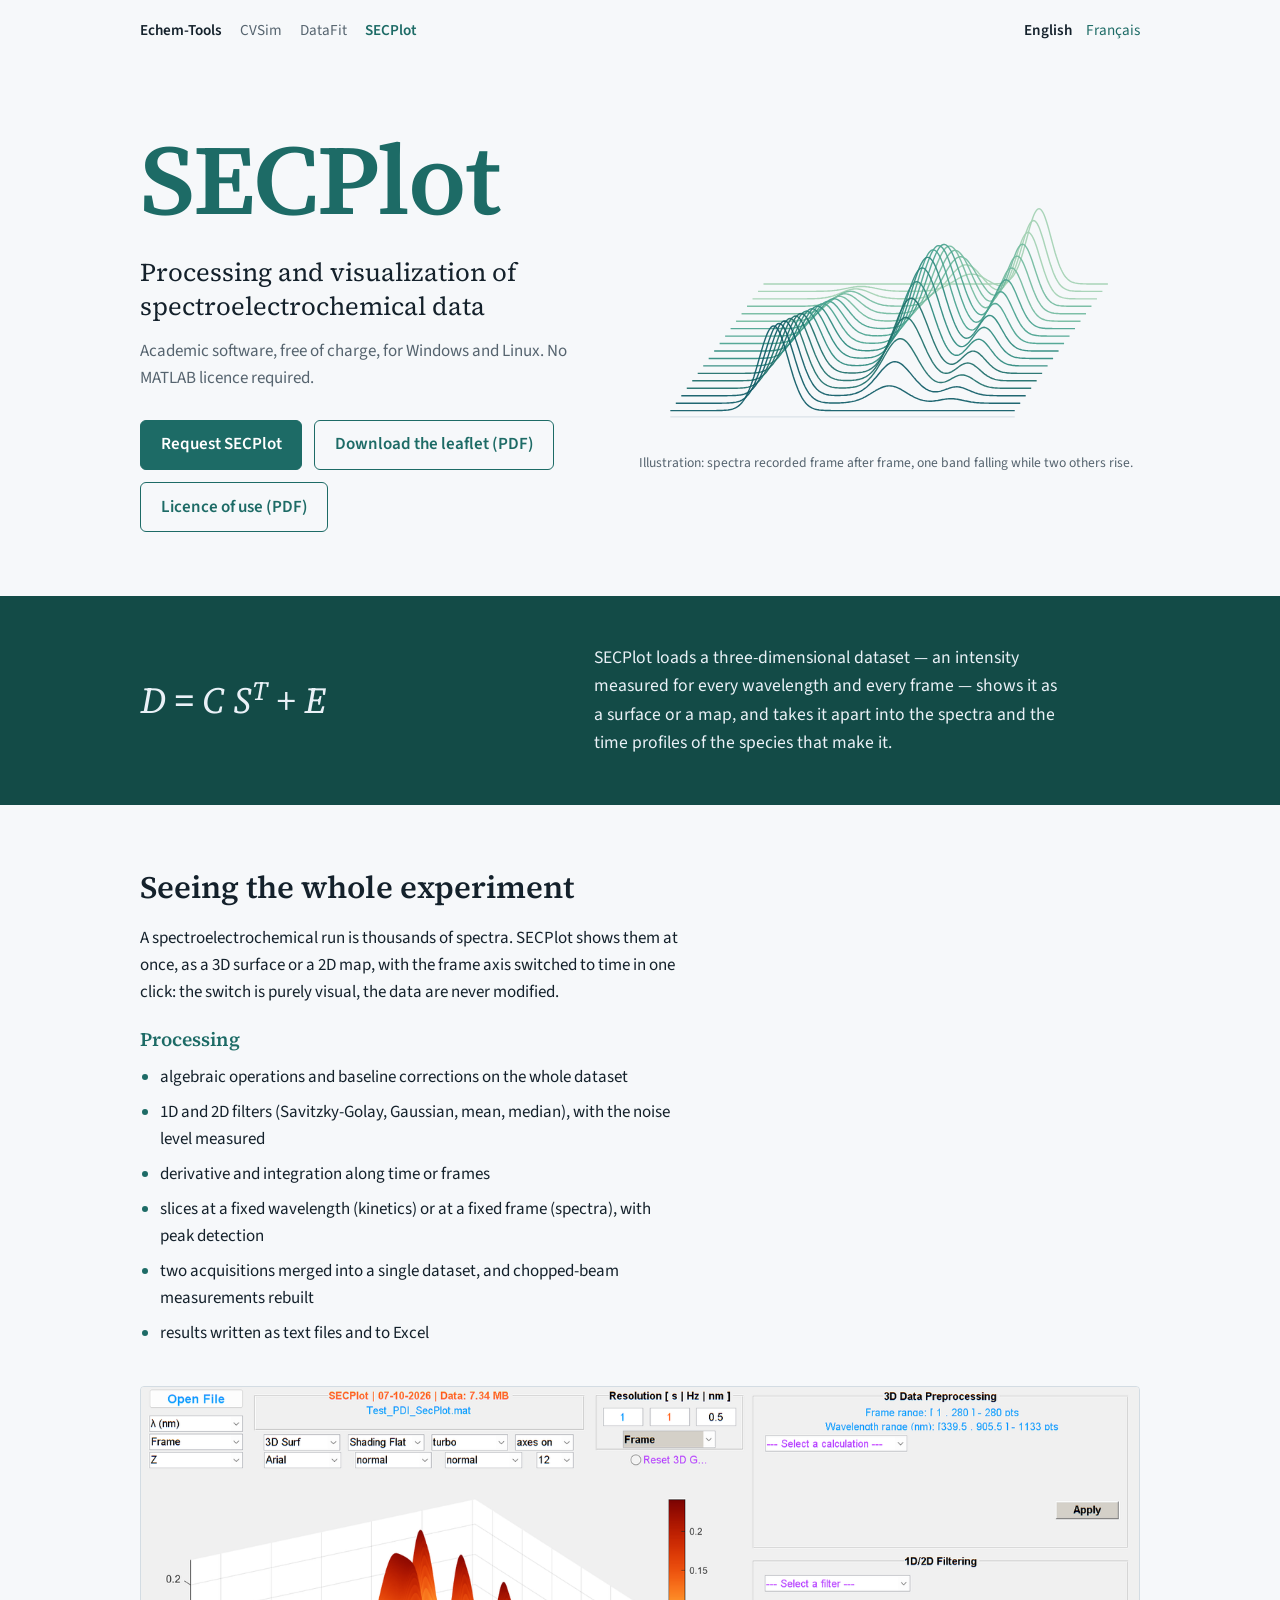
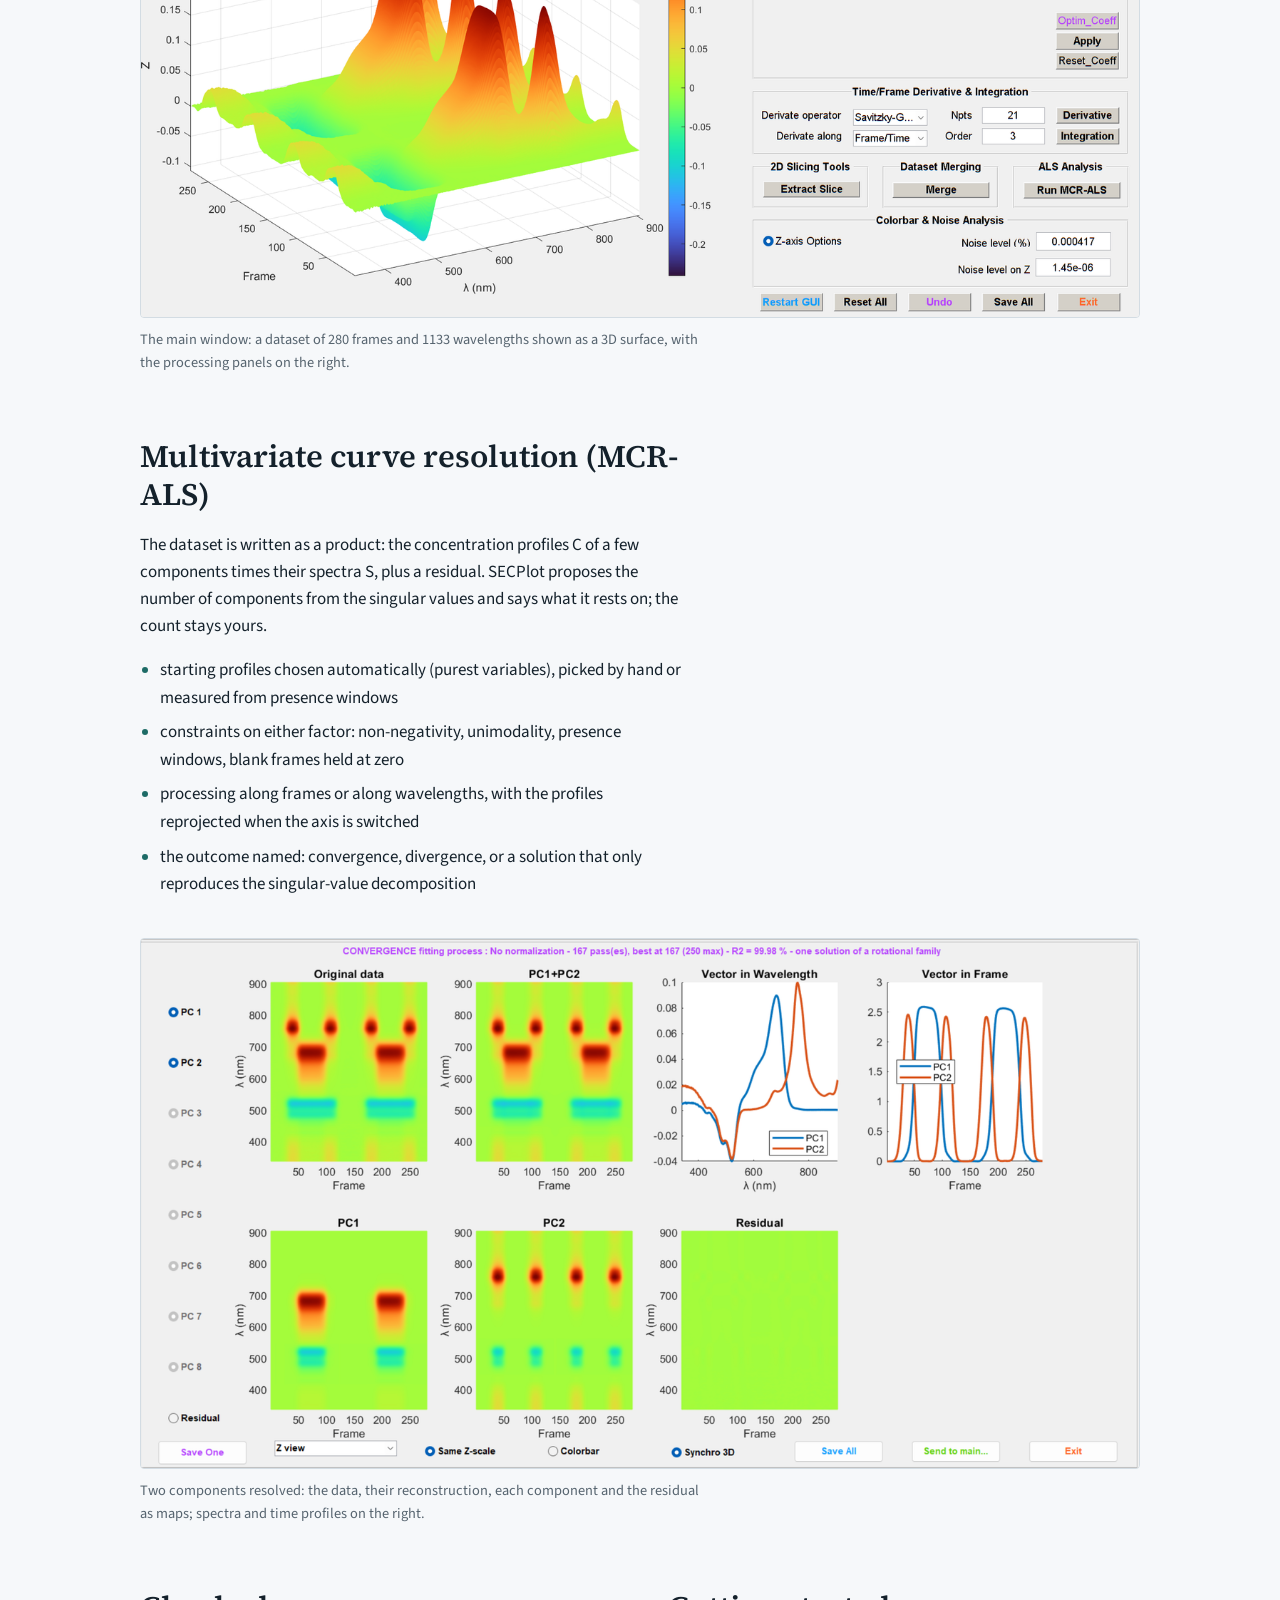
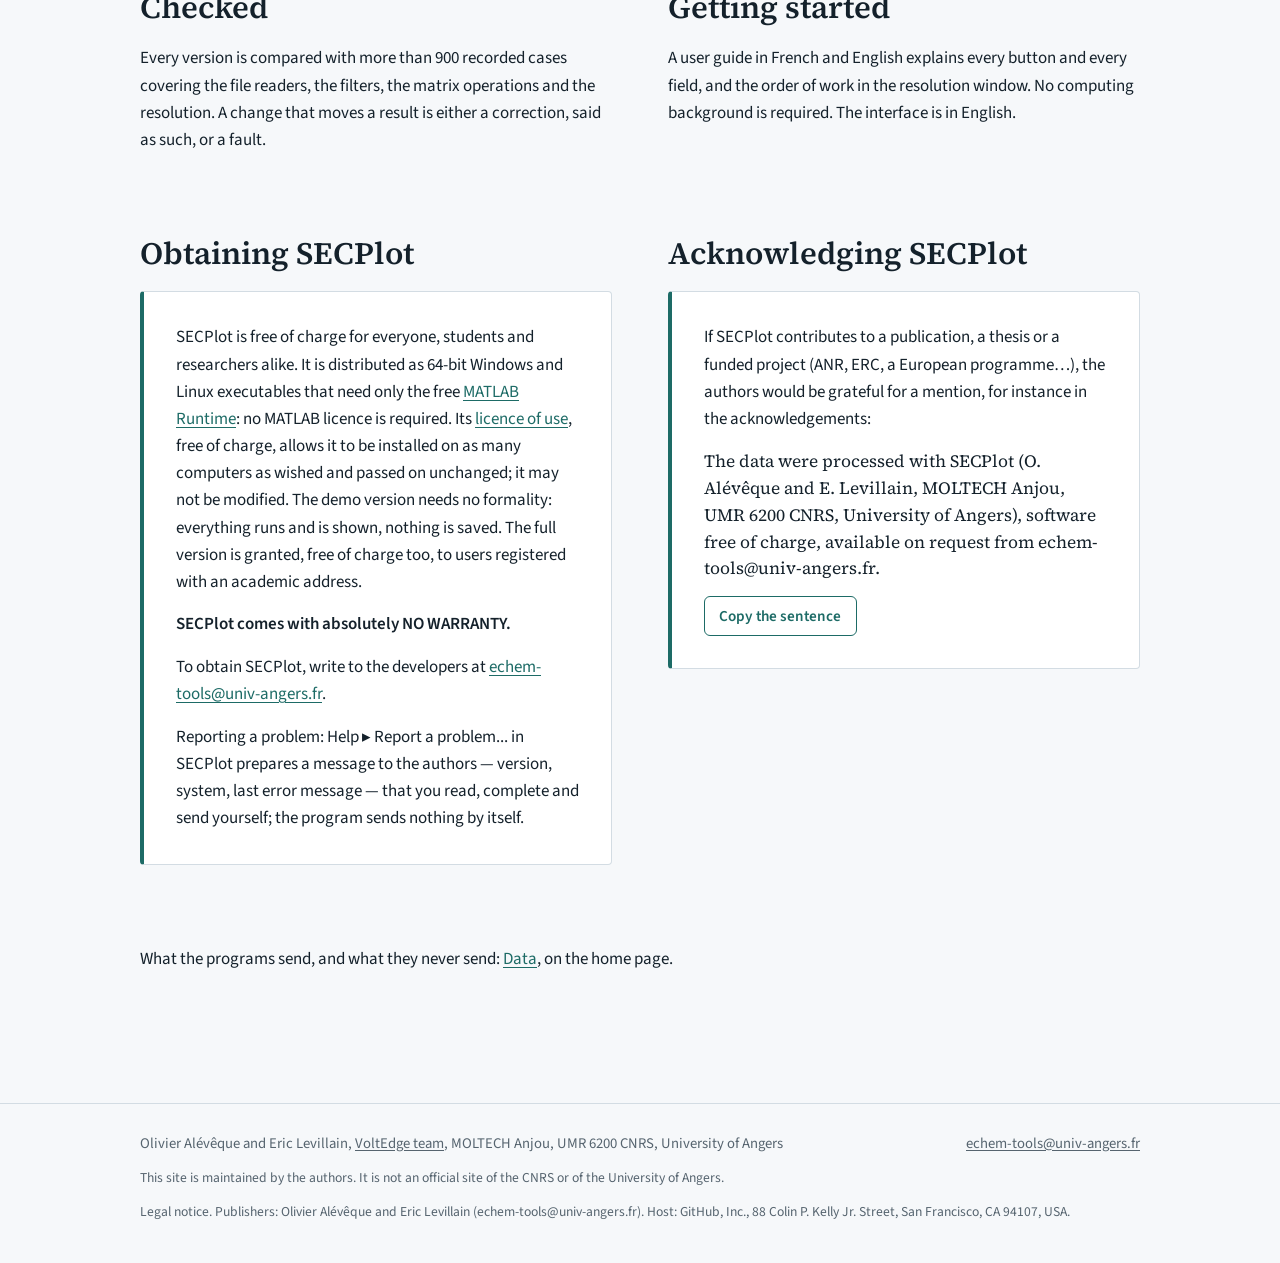
<file: secplot/index.html>
<!doctype html>
<html lang="en">
<head>
<meta charset="utf-8">
<meta name="viewport" content="width=device-width, initial-scale=1">
<title>SECPlot · Processing and visualization of spectroelectrochemical data</title>
<meta name="description" content="SECPlot is academic software, free of charge, that displays and processes spectroelectrochemical data: 3D surfaces and maps, filters, derivatives, peak detection, merging, multivariate curve resolution (MCR-ALS). Windows and Linux.">
<link rel="alternate" hreflang="en" href="./">
<link rel="alternate" hreflang="fr" href="fr/">
<link rel="icon" href="../images/favicon-secplot.svg" type="image/svg+xml">
<link rel="stylesheet" href="../assets/fonts.css">
<link rel="stylesheet" href="../assets/style.css">
</head>
<body class="app-secplot">

<header class="topbar">
  <nav class="sitenav" aria-label="Echem-Tools">
    <a class="brand" href="../">Echem-Tools</a>
    <a href="../cvsim/">CVSim</a>
    <a href="../datafit/">DataFit</a>
    <a href="../secplot/" aria-current="page">SECPlot</a>
  </nav>
  <nav class="lang" aria-label="Language">
    <span aria-current="page">English</span>
    <a href="fr/" hreflang="fr" lang="fr">Français</a>
  </nav>
</header>

<main>

  <section class="hero">
    <div>
      <h1>SECPlot</h1>
      <p class="tagline">Processing and visualization of spectroelectrochemical data</p>
      <p class="platform">Academic software, free of charge, for Windows and Linux. No MATLAB licence required.</p>
      <div class="actions">
        <a class="btn btn-primary" href="mailto:echem-tools@univ-angers.fr?subject=SECPlot%20request">Request SECPlot</a>
        <a class="btn btn-secondary" href="../docs/SECPlot_Leaflet_EN.pdf">Download the leaflet (PDF)</a>
        <a class="btn btn-secondary" href="../docs/SECPlot_Licence.pdf">Licence of use (PDF)</a>
      </div>
    </div>
    <figure class="hero-figure">
      <img src="../images/hero-spectra.svg" width="640" height="320" alt="Spectra recorded frame after frame: one band falls while two others rise">
      <figcaption>Illustration: spectra recorded frame after frame, one band falling while two others rise.</figcaption>
    </figure>
  </section>

  <section class="board" aria-label="The bilinear model behind MCR-ALS">
    <div class="board-inner">
      <p class="equations">D = C S<sup>T</sup> + E</p>
      <p class="lead">SECPlot loads a three-dimensional dataset &mdash; an intensity measured for every wavelength and every frame &mdash; shows it as a surface or a map, and takes it apart into the spectra and the time profiles of the species that make it.</p>
    </div>
  </section>

  <section class="section">
    <div class="stack">
      <div class="prose">
        <h2>Seeing the whole experiment</h2>
        <p>A spectroelectrochemical run is thousands of spectra. SECPlot shows them at once, as a 3D surface or a 2D map, with the frame axis switched to time in one click: the switch is purely visual, the data are never modified.</p>
        <h3>Processing</h3>
        <ul class="plain">
          <li>algebraic operations and baseline corrections on the whole dataset</li>
          <li>1D and 2D filters (Savitzky-Golay, Gaussian, mean, median), with the noise level measured</li>
          <li>derivative and integration along time or frames</li>
          <li>slices at a fixed wavelength (kinetics) or at a fixed frame (spectra), with peak detection</li>
          <li>two acquisitions merged into a single dataset, and chopped-beam measurements rebuilt</li>
          <li>results written as text files and to Excel</li>
        </ul>
      </div>
      <figure class="fig" data-file="images/secplot-window.png">
        <img src="../images/secplot-window.png" alt="The main window of SECPlot showing a 3D surface" loading="lazy">
        <figcaption>The main window: a dataset of 280 frames and 1133 wavelengths shown as a 3D surface, with the processing panels on the right.</figcaption>
      </figure>
    </div>
  </section>

  <section class="section">
    <div class="stack">
      <div class="prose">
        <h2>Multivariate curve resolution (MCR-ALS)</h2>
        <p>The dataset is written as a product: the concentration profiles C of a few components times their spectra S, plus a residual. SECPlot proposes the number of components from the singular values and says what it rests on; the count stays yours.</p>
        <ul class="plain">
          <li>starting profiles chosen automatically (purest variables), picked by hand or measured from presence windows</li>
          <li>constraints on either factor: non-negativity, unimodality, presence windows, blank frames held at zero</li>
          <li>processing along frames or along wavelengths, with the profiles reprojected when the axis is switched</li>
          <li>the outcome named: convergence, divergence, or a solution that only reproduces the singular-value decomposition</li>
        </ul>
      </div>
      <figure class="fig" data-file="images/secplot-mcr-als.png">
        <img src="../images/secplot-mcr-als.png" alt="The MCR-ALS results window with two components" loading="lazy">
        <figcaption>Two components resolved: the data, their reconstruction, each component and the residual as maps; spectra and time profiles on the right.</figcaption>
      </figure>
    </div>
  </section>

  <section class="section">
    <div class="split">
      <div class="prose">
        <h2>Checked</h2>
        <p>Every version is compared with more than 900 recorded cases covering the file readers, the filters, the matrix operations and the resolution. A change that moves a result is either a correction, said as such, or a fault.</p>
      </div>
      <div class="prose">
        <h2>Getting started</h2>
        <p>A user guide in French and English explains every button and every field, and the order of work in the resolution window. No computing background is required. The interface is in English.</p>
      </div>
    </div>
  </section>

  <section class="section" id="obtain">
    <div class="split">
      <div>
        <h2>Obtaining SECPlot</h2>
        <div class="panel">
          <p>SECPlot is free of charge for everyone, students and researchers alike. It is distributed as 64-bit Windows and Linux executables that need only the free <a href="https://www.mathworks.com/products/compiler/matlab-runtime.html">MATLAB Runtime</a>: no MATLAB licence is required. Its <a href="../docs/SECPlot_Licence.pdf">licence of use</a>, free of charge, allows it to be installed on as many computers as wished and passed on unchanged; it may not be modified. The demo version needs no formality: everything runs and is shown, nothing is saved. The full version is granted, free of charge too, to users registered with an academic address.</p>
          <p class="warranty">SECPlot comes with absolutely NO WARRANTY.</p>
          <p>To obtain SECPlot, write to the developers at <a href="mailto:echem-tools@univ-angers.fr?subject=SECPlot%20request">echem-tools@univ-angers.fr</a>.</p>
          <p>Reporting a problem: Help ▸ Report a problem... in SECPlot prepares a message to the authors &mdash; version, system, last error message &mdash; that you read, complete and send yourself; the program sends nothing by itself.</p>
        </div>
      </div>
      <div>
        <h2>Acknowledging SECPlot</h2>
        <div class="panel">
          <p>If SECPlot contributes to a publication, a thesis or a funded project (ANR, ERC, a European programme…), the authors would be grateful for a mention, for instance in the acknowledgements:</p>
          <blockquote class="cite" id="cite-text">The data were processed with SECPlot (O. Alévêque and E. Levillain, MOLTECH Anjou, UMR 6200 CNRS, University of Angers), software free of charge, available on request from echem-tools@univ-angers.fr.</blockquote>
          <button class="copy" type="button" data-target="cite-text" data-done="Copied">Copy the sentence</button><span class="copy-status" role="status" aria-live="polite"></span>
        </div>
      </div>
    </div>
  </section>

  <section class="section">
    <p class="note">What the programs send, and what they never send: <a href="../#data">Data</a>, on the home page.</p>
  </section>

</main>

<footer>
  <div class="footer-inner">
    <p>Olivier Alévêque and Eric Levillain, <a href="https://moltech-anjou.univ-angers.fr/en/research/team-voltedge.html">VoltEdge team</a>, MOLTECH Anjou, UMR 6200 CNRS, University of Angers</p>
    <p><a href="mailto:echem-tools@univ-angers.fr">echem-tools@univ-angers.fr</a></p>
    <p class="note">This site is maintained by the authors. It is not an official site of the CNRS or of the University of Angers.</p>
    <p class="note">Legal notice. Publishers: Olivier Alévêque and Eric Levillain (echem-tools@univ-angers.fr). Host: GitHub, Inc., 88 Colin P. Kelly Jr. Street, San Francisco, CA 94107, USA.</p>
  </div>
</footer>

<script src="../assets/site.js"></script>
</body>
</html>
</file>
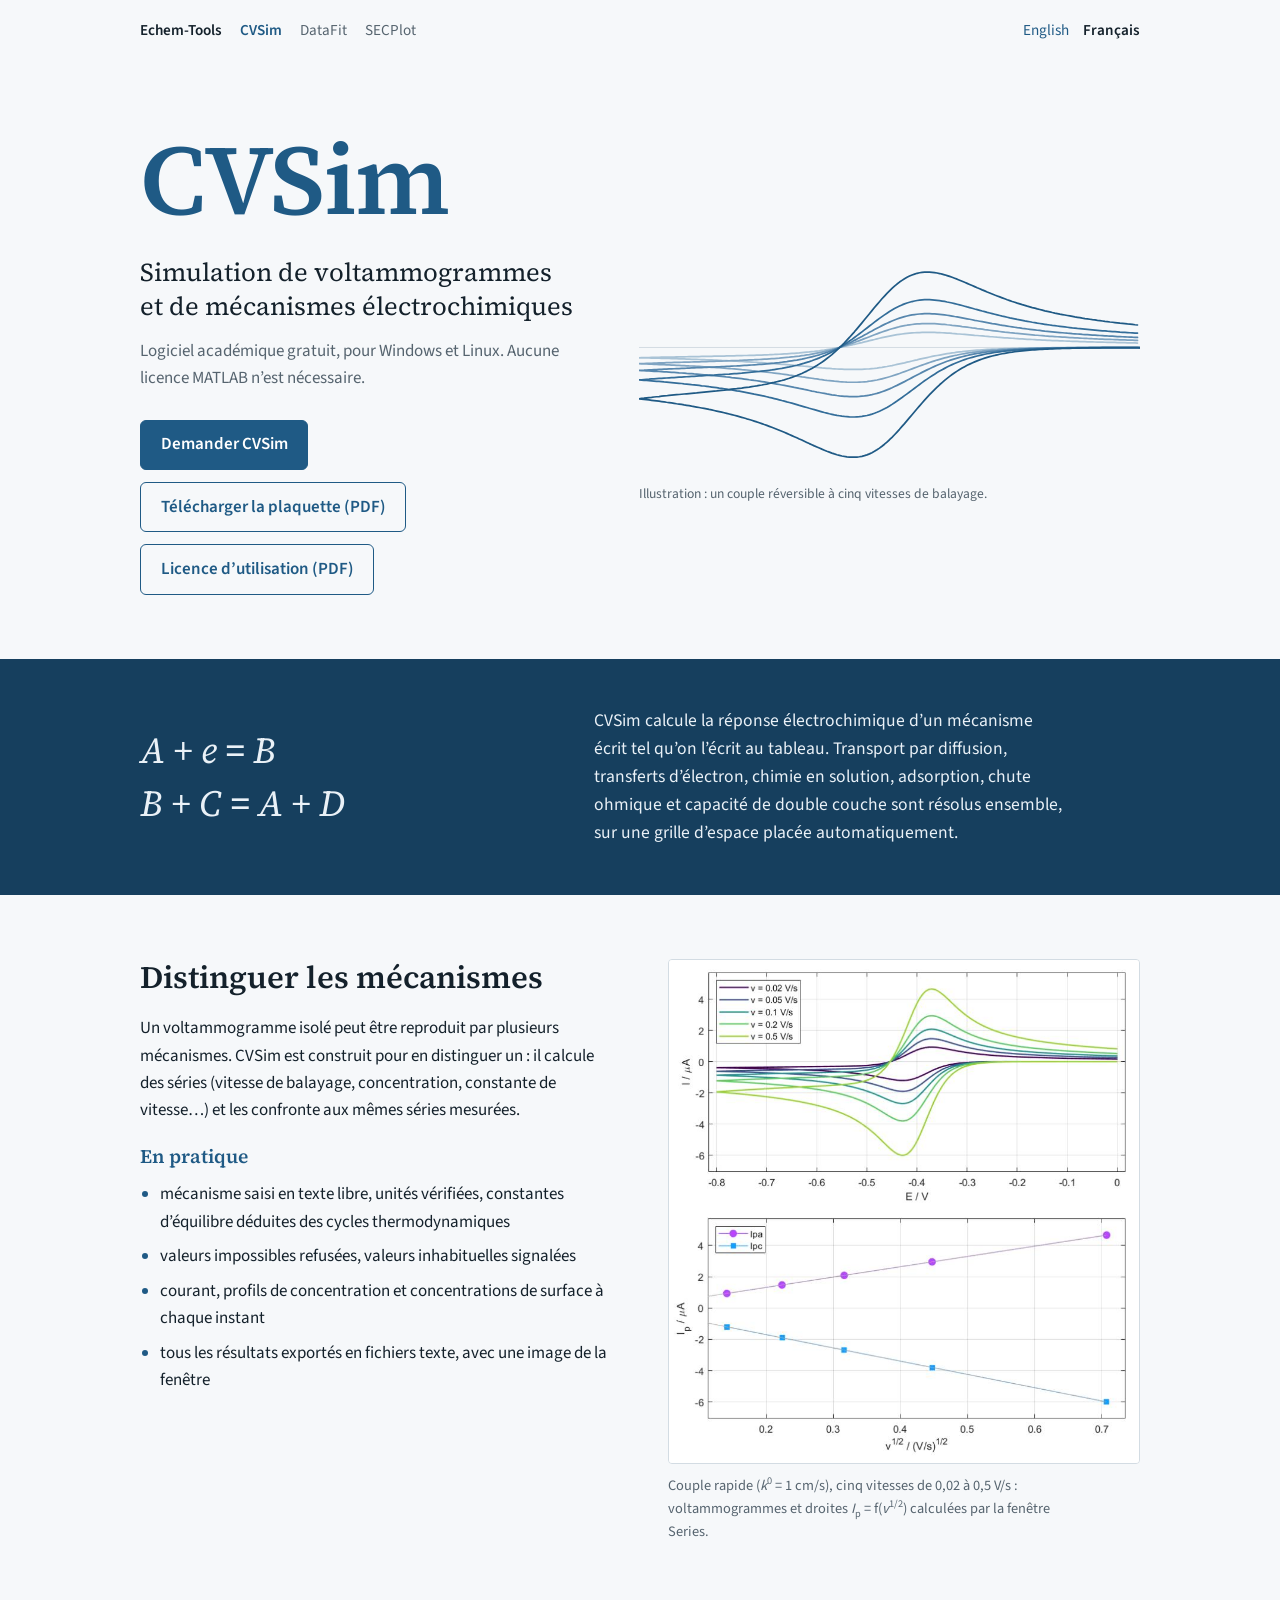
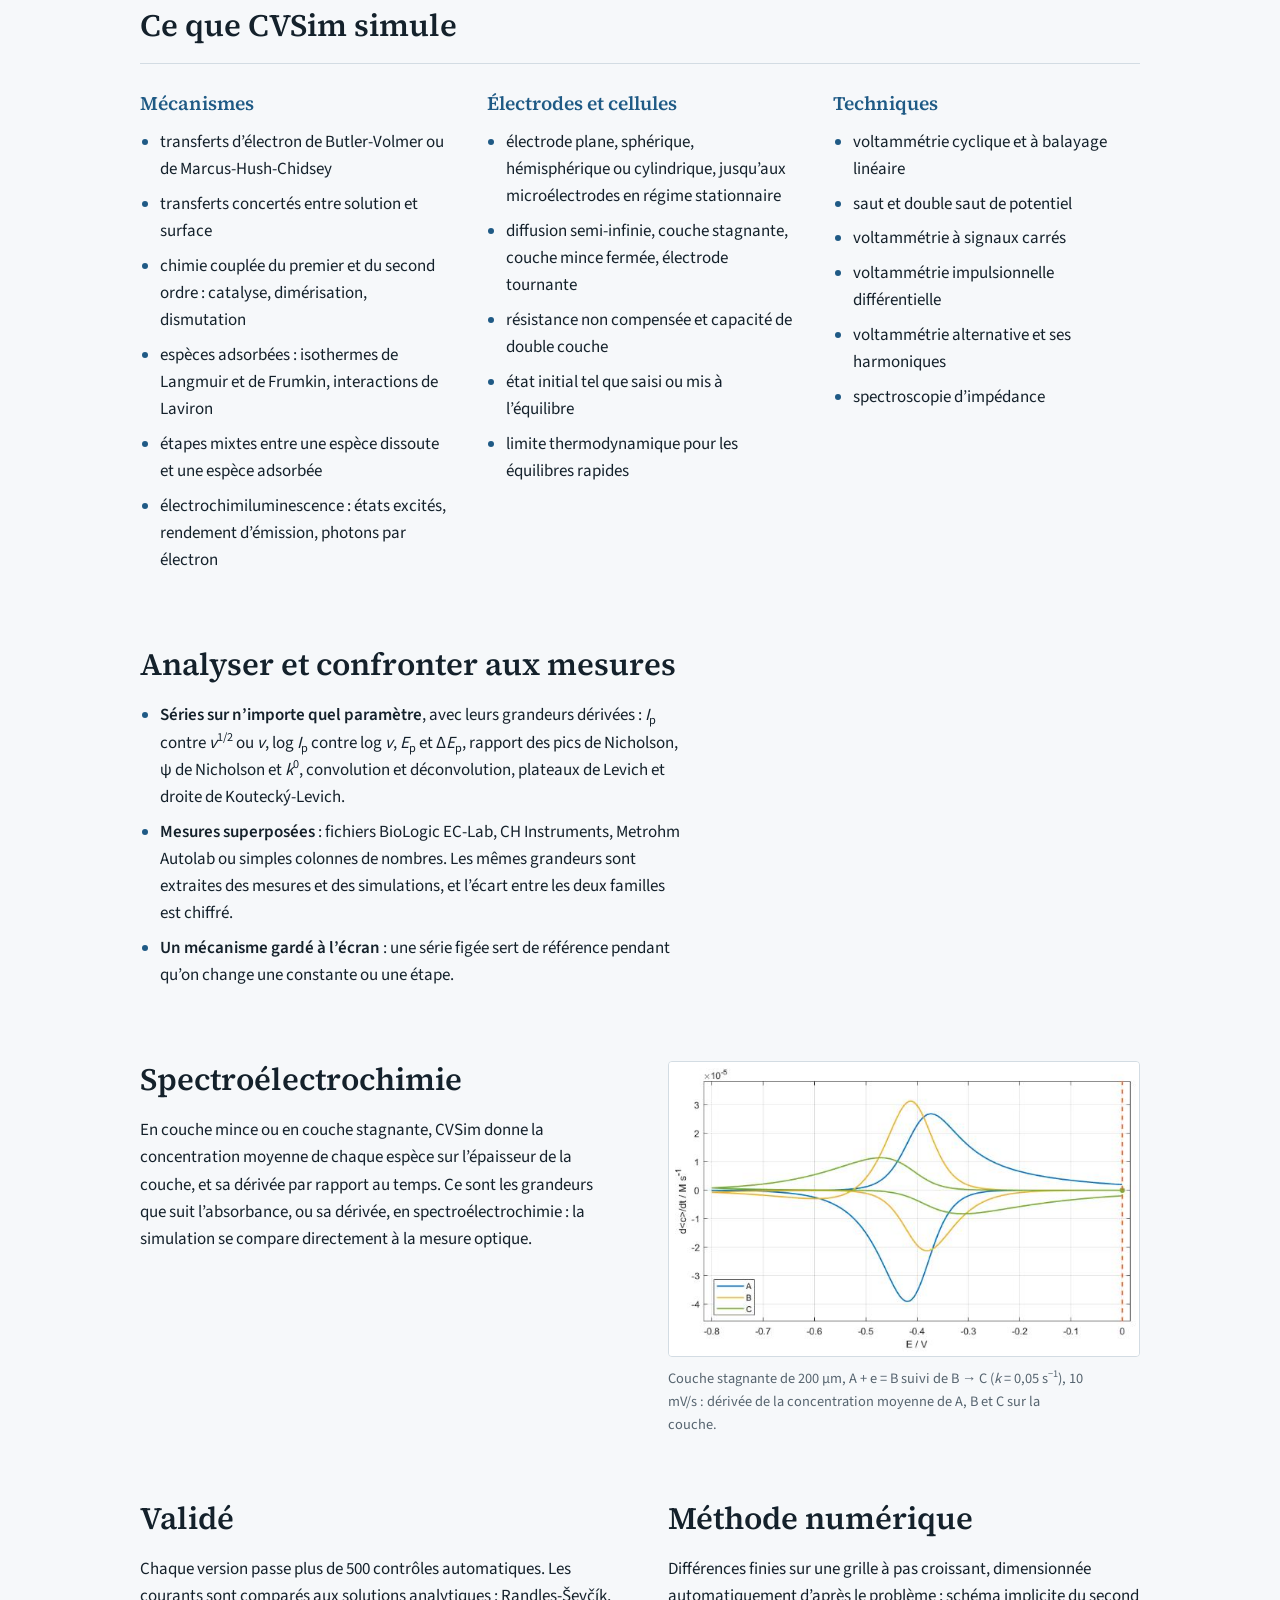
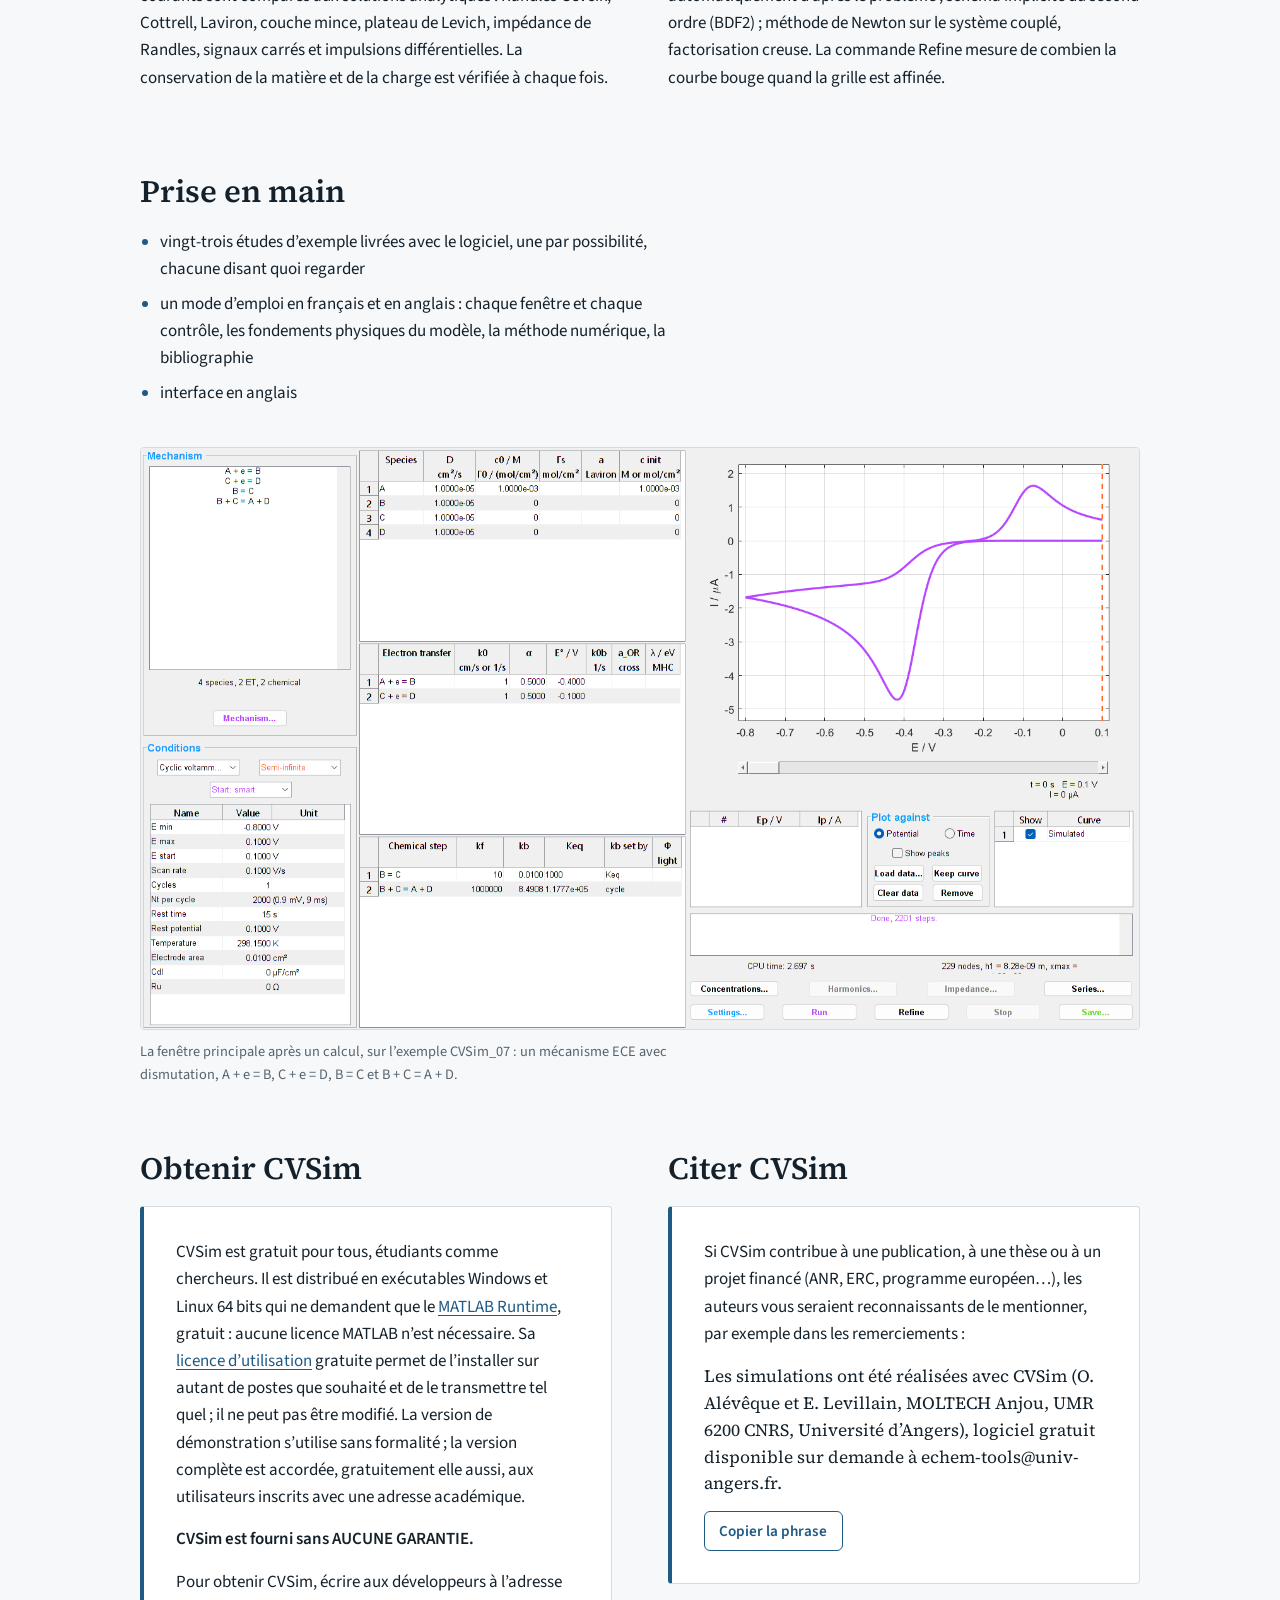
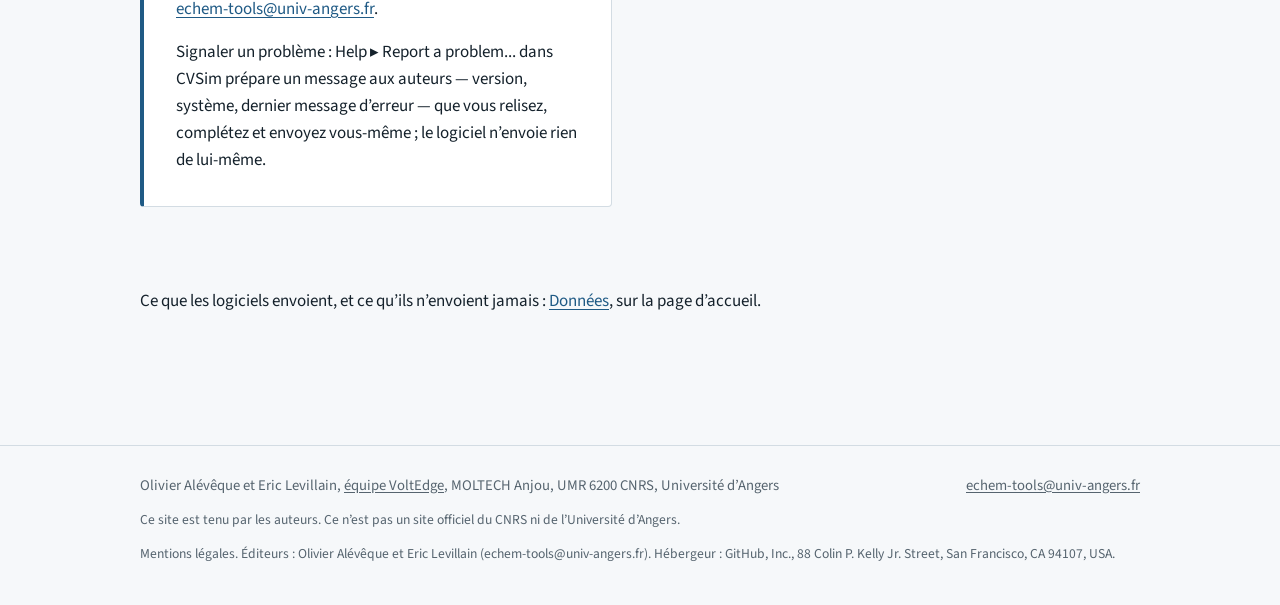
<file: cvsim/fr/index.html>
<!doctype html>
<html lang="fr">
<head>
<meta charset="utf-8">
<meta name="viewport" content="width=device-width, initial-scale=1">
<title>CVSim · Simulation de voltammogrammes et de mécanismes électrochimiques</title>
<meta name="description" content="CVSim est un logiciel académique gratuit qui simule voltammogrammes et mécanismes électrochimiques : diffusion, transfert d'électron, chimie couplée, adsorption, couche mince, spectroélectrochimie. Windows et Linux.">
<link rel="alternate" hreflang="fr" href="./">
<link rel="alternate" hreflang="en" href="../">
<link rel="icon" href="../../images/favicon-cvsim.svg" type="image/svg+xml">
<link rel="stylesheet" href="../../assets/fonts.css">
<link rel="stylesheet" href="../../assets/style.css">
</head>
<body>

<header class="topbar">
  <nav class="sitenav" aria-label="Echem-Tools">
    <a class="brand" href="../../fr/">Echem-Tools</a>
    <a href="../../cvsim/fr/" aria-current="page">CVSim</a>
    <a href="../../datafit/fr/">DataFit</a>
    <a href="../../secplot/fr/">SECPlot</a>
  </nav>
  <nav class="lang" aria-label="Langue">
    <a href="../" hreflang="en" lang="en">English</a>
    <span aria-current="page">Français</span>
  </nav>
</header>

<main>

  <section class="hero">
    <div>
      <h1>CVSim</h1>
      <p class="tagline">Simulation de voltammogrammes et de mécanismes électrochimiques</p>
      <p class="platform">Logiciel académique gratuit, pour Windows et Linux. Aucune licence MATLAB n’est nécessaire.</p>
      <div class="actions">
        <a class="btn btn-primary" href="mailto:echem-tools@univ-angers.fr?subject=Demande%20CVSim">Demander CVSim</a>
        <a class="btn btn-secondary" href="../../docs/CVSim_Plaquette_FR.pdf">Télécharger la plaquette (PDF)</a>
        <a class="btn btn-secondary" href="../../docs/CVSim_Licence.pdf">Licence d’utilisation (PDF)</a>
      </div>
    </div>
    <figure class="hero-figure">
      <img src="../../images/hero-cv.svg" width="640" height="320" alt="Voltammogrammes cycliques d’un couple réversible à cinq vitesses de balayage">
      <figcaption>Illustration&nbsp;: un couple réversible à cinq vitesses de balayage.</figcaption>
    </figure>
  </section>

  <section class="board" aria-label="Les mécanismes, écrits comme au tableau">
    <div class="board-inner">
      <p class="equations">A + e = B<br>B + C = A + D</p>
      <p class="lead">CVSim calcule la réponse électrochimique d’un mécanisme écrit tel qu’on l’écrit au tableau. Transport par diffusion, transferts d’électron, chimie en solution, adsorption, chute ohmique et capacité de double couche sont résolus ensemble, sur une grille d’espace placée automatiquement.</p>
    </div>
  </section>

  <section class="section">
    <div class="split">
      <div class="prose">
        <h2>Distinguer les mécanismes</h2>
        <p>Un voltammogramme isolé peut être reproduit par plusieurs mécanismes. CVSim est construit pour en distinguer un&nbsp;: il calcule des séries (vitesse de balayage, concentration, constante de vitesse…) et les confronte aux mêmes séries mesurées.</p>
        <h3>En pratique</h3>
        <ul class="plain">
          <li>mécanisme saisi en texte libre, unités vérifiées, constantes d’équilibre déduites des cycles thermodynamiques</li>
          <li>valeurs impossibles refusées, valeurs inhabituelles signalées</li>
          <li>courant, profils de concentration et concentrations de surface à chaque instant</li>
          <li>tous les résultats exportés en fichiers texte, avec une image de la fenêtre</li>
        </ul>
      </div>
      <figure class="fig" data-file="images/fig1-scan-rates.png">
        <img src="../../images/fig1-scan-rates.png" alt="Voltammogrammes d’un couple rapide à cinq vitesses de balayage et courants de pic tracés en fonction de la racine carrée de la vitesse" loading="lazy">
        <figcaption>Couple rapide (<i>k</i><sup>0</sup> = 1 cm/s), cinq vitesses de 0,02 à 0,5 V/s&nbsp;: voltammogrammes et droites <i>I</i><sub>p</sub> = f(<i>v</i><sup>1/2</sup>) calculées par la fenêtre Series.</figcaption>
      </figure>
    </div>
  </section>

  <section class="section" aria-labelledby="possibilites">
    <h2 id="possibilites">Ce que CVSim simule</h2>
    <div class="columns">
      <div>
        <h3>Mécanismes</h3>
        <ul class="plain">
          <li>transferts d’électron de Butler-Volmer ou de Marcus-Hush-Chidsey</li>
          <li>transferts concertés entre solution et surface</li>
          <li>chimie couplée du premier et du second ordre&nbsp;: catalyse, dimérisation, dismutation</li>
          <li>espèces adsorbées&nbsp;: isothermes de Langmuir et de Frumkin, interactions de Laviron</li>
          <li>étapes mixtes entre une espèce dissoute et une espèce adsorbée</li>
          <li>électrochimiluminescence&nbsp;: états excités, rendement d’émission, photons par électron</li>
        </ul>
      </div>
      <div>
        <h3>Électrodes et cellules</h3>
        <ul class="plain">
          <li>électrode plane, sphérique, hémisphérique ou cylindrique, jusqu’aux microélectrodes en régime stationnaire</li>
          <li>diffusion semi-infinie, couche stagnante, couche mince fermée, électrode tournante</li>
          <li>résistance non compensée et capacité de double couche</li>
          <li>état initial tel que saisi ou mis à l’équilibre</li>
          <li>limite thermodynamique pour les équilibres rapides</li>
        </ul>
      </div>
      <div>
        <h3>Techniques</h3>
        <ul class="plain">
          <li>voltammétrie cyclique et à balayage linéaire</li>
          <li>saut et double saut de potentiel</li>
          <li>voltammétrie à signaux carrés</li>
          <li>voltammétrie impulsionnelle différentielle</li>
          <li>voltammétrie alternative et ses harmoniques</li>
          <li>spectroscopie d’impédance</li>
        </ul>
      </div>
    </div>
  </section>

  <section class="section">
    <div class="prose">
      <h2>Analyser et confronter aux mesures</h2>
      <ul class="plain">
        <li><strong>Séries sur n’importe quel paramètre</strong>, avec leurs grandeurs dérivées&nbsp;: <i>I</i><sub>p</sub> contre <i>v</i><sup>1/2</sup> ou <i>v</i>, log <i>I</i><sub>p</sub> contre log <i>v</i>, <i>E</i><sub>p</sub> et Δ<i>E</i><sub>p</sub>, rapport des pics de Nicholson, ψ de Nicholson et <i>k</i><sup>0</sup>, convolution et déconvolution, plateaux de Levich et droite de Koutecký-Levich.</li>
        <li><strong>Mesures superposées</strong>&nbsp;: fichiers BioLogic EC-Lab, CH Instruments, Metrohm Autolab ou simples colonnes de nombres. Les mêmes grandeurs sont extraites des mesures et des simulations, et l’écart entre les deux familles est chiffré.</li>
        <li><strong>Un mécanisme gardé à l’écran</strong>&nbsp;: une série figée sert de référence pendant qu’on change une constante ou une étape.</li>
      </ul>
    </div>
  </section>

  <section class="section">
    <div class="split">
      <div class="prose">
        <h2>Spectroélectrochimie</h2>
        <p>En couche mince ou en couche stagnante, CVSim donne la concentration moyenne de chaque espèce sur l’épaisseur de la couche, et sa dérivée par rapport au temps. Ce sont les grandeurs que suit l’absorbance, ou sa dérivée, en spectroélectrochimie&nbsp;: la simulation se compare directement à la mesure optique.</p>
      </div>
      <figure class="fig" data-file="images/fig2-stagnant-layer.png">
        <img src="../../images/fig2-stagnant-layer.png" alt="Dérivée des concentrations moyennes de A, B et C sur une couche stagnante de 200 micromètres" loading="lazy">
        <figcaption>Couche stagnante de 200 μm, A + e = B suivi de B → C (<i>k</i> = 0,05 s<sup>−1</sup>), 10 mV/s&nbsp;: dérivée de la concentration moyenne de A, B et C sur la couche.</figcaption>
      </figure>
    </div>
  </section>

  <section class="section">
    <div class="split">
      <div class="prose">
        <h2>Validé</h2>
        <p>Chaque version passe plus de 500 contrôles automatiques. Les courants sont comparés aux solutions analytiques&nbsp;: Randles-Ševčík, Cottrell, Laviron, couche mince, plateau de Levich, impédance de Randles, signaux carrés et impulsions différentielles. La conservation de la matière et de la charge est vérifiée à chaque fois.</p>
      </div>
      <div class="prose">
        <h2>Méthode numérique</h2>
        <p>Différences finies sur une grille à pas croissant, dimensionnée automatiquement d’après le problème&nbsp;; schéma implicite du second ordre (BDF2)&nbsp;; méthode de Newton sur le système couplé, factorisation creuse. La commande Refine mesure de combien la courbe bouge quand la grille est affinée.</p>
      </div>
    </div>
  </section>

  <section class="section">
    <div class="stack">
      <div class="prose">
        <h2>Prise en main</h2>
        <ul class="plain">
          <li>vingt-trois études d’exemple livrées avec le logiciel, une par possibilité, chacune disant quoi regarder</li>
          <li>un mode d’emploi en français et en anglais&nbsp;: chaque fenêtre et chaque contrôle, les fondements physiques du modèle, la méthode numérique, la bibliographie</li>
          <li>interface en anglais</li>
        </ul>
      </div>
      <figure class="fig" data-file="images/cvsim-window.png">
        <img src="../../images/cvsim-window.png" alt="La fenêtre principale de CVSim" loading="lazy">
        <figcaption>La fenêtre principale après un calcul, sur l’exemple CVSim_07&nbsp;: un mécanisme ECE avec dismutation, A + e = B, C + e = D, B = C et B + C = A + D.</figcaption>
      </figure>
    </div>
  </section>

  <section class="section" id="obtenir">
    <div class="split">
      <div>
        <h2>Obtenir CVSim</h2>
        <div class="panel">
          <p>CVSim est gratuit pour tous, étudiants comme chercheurs. Il est distribué en exécutables Windows et Linux 64&nbsp;bits qui ne demandent que le <a href="https://www.mathworks.com/products/compiler/matlab-runtime.html">MATLAB Runtime</a>, gratuit&nbsp;: aucune licence MATLAB n’est nécessaire. Sa <a href="../../docs/CVSim_Licence.pdf">licence d’utilisation</a> gratuite permet de l’installer sur autant de postes que souhaité et de le transmettre tel quel&nbsp;; il ne peut pas être modifié. La version de démonstration s’utilise sans formalité&nbsp;; la version complète est accordée, gratuitement elle aussi, aux utilisateurs inscrits avec une adresse académique.</p>
          <p class="warranty">CVSim est fourni sans AUCUNE GARANTIE.</p>
          <p>Pour obtenir CVSim, écrire aux développeurs à l’adresse <a href="mailto:echem-tools@univ-angers.fr?subject=Demande%20CVSim">echem-tools@univ-angers.fr</a>.</p>
          <p>Signaler un problème : Help ▸ Report a problem... dans CVSim prépare un message aux auteurs &mdash; version, système, dernier message d’erreur &mdash; que vous relisez, complétez et envoyez vous-même ; le logiciel n’envoie rien de lui-même.</p>
        </div>
      </div>
      <div>
        <h2>Citer CVSim</h2>
        <div class="panel">
          <p>Si CVSim contribue à une publication, à une thèse ou à un projet financé (ANR, ERC, programme européen…), les auteurs vous seraient reconnaissants de le mentionner, par exemple dans les remerciements&nbsp;:</p>
          <blockquote class="cite" id="cite-text">Les simulations ont été réalisées avec CVSim (O. Alévêque et E. Levillain, MOLTECH Anjou, UMR 6200 CNRS, Université d’Angers), logiciel gratuit disponible sur demande à echem-tools@univ-angers.fr.</blockquote>
          <button class="copy" type="button" data-target="cite-text" data-done="Copié">Copier la phrase</button><span class="copy-status" role="status" aria-live="polite"></span>
        </div>
      </div>
    </div>
  </section>

  <section class="section">
    <p class="note">Ce que les logiciels envoient, et ce qu’ils n’envoient jamais : <a href="../../fr/#donnees">Données</a>, sur la page d’accueil.</p>
  </section>

</main>

<footer>
  <div class="footer-inner">
    <p>Olivier Alévêque et Eric Levillain, <a href="https://moltech-anjou.univ-angers.fr/fr/recherche/equipe-voltedge.html">équipe VoltEdge</a>, MOLTECH Anjou, UMR 6200 CNRS, Université d’Angers</p>
    <p><a href="mailto:echem-tools@univ-angers.fr">echem-tools@univ-angers.fr</a></p>
    <p class="note">Ce site est tenu par les auteurs. Ce n’est pas un site officiel du CNRS ni de l’Université d’Angers.</p>
    <p class="note">Mentions légales. Éditeurs : Olivier Alévêque et Eric Levillain (echem-tools@univ-angers.fr). Hébergeur : GitHub, Inc., 88 Colin P. Kelly Jr. Street, San Francisco, CA 94107, USA.</p>
  </div>
</footer>

<script src="../../assets/site.js"></script>
</body>
</html>
</file>
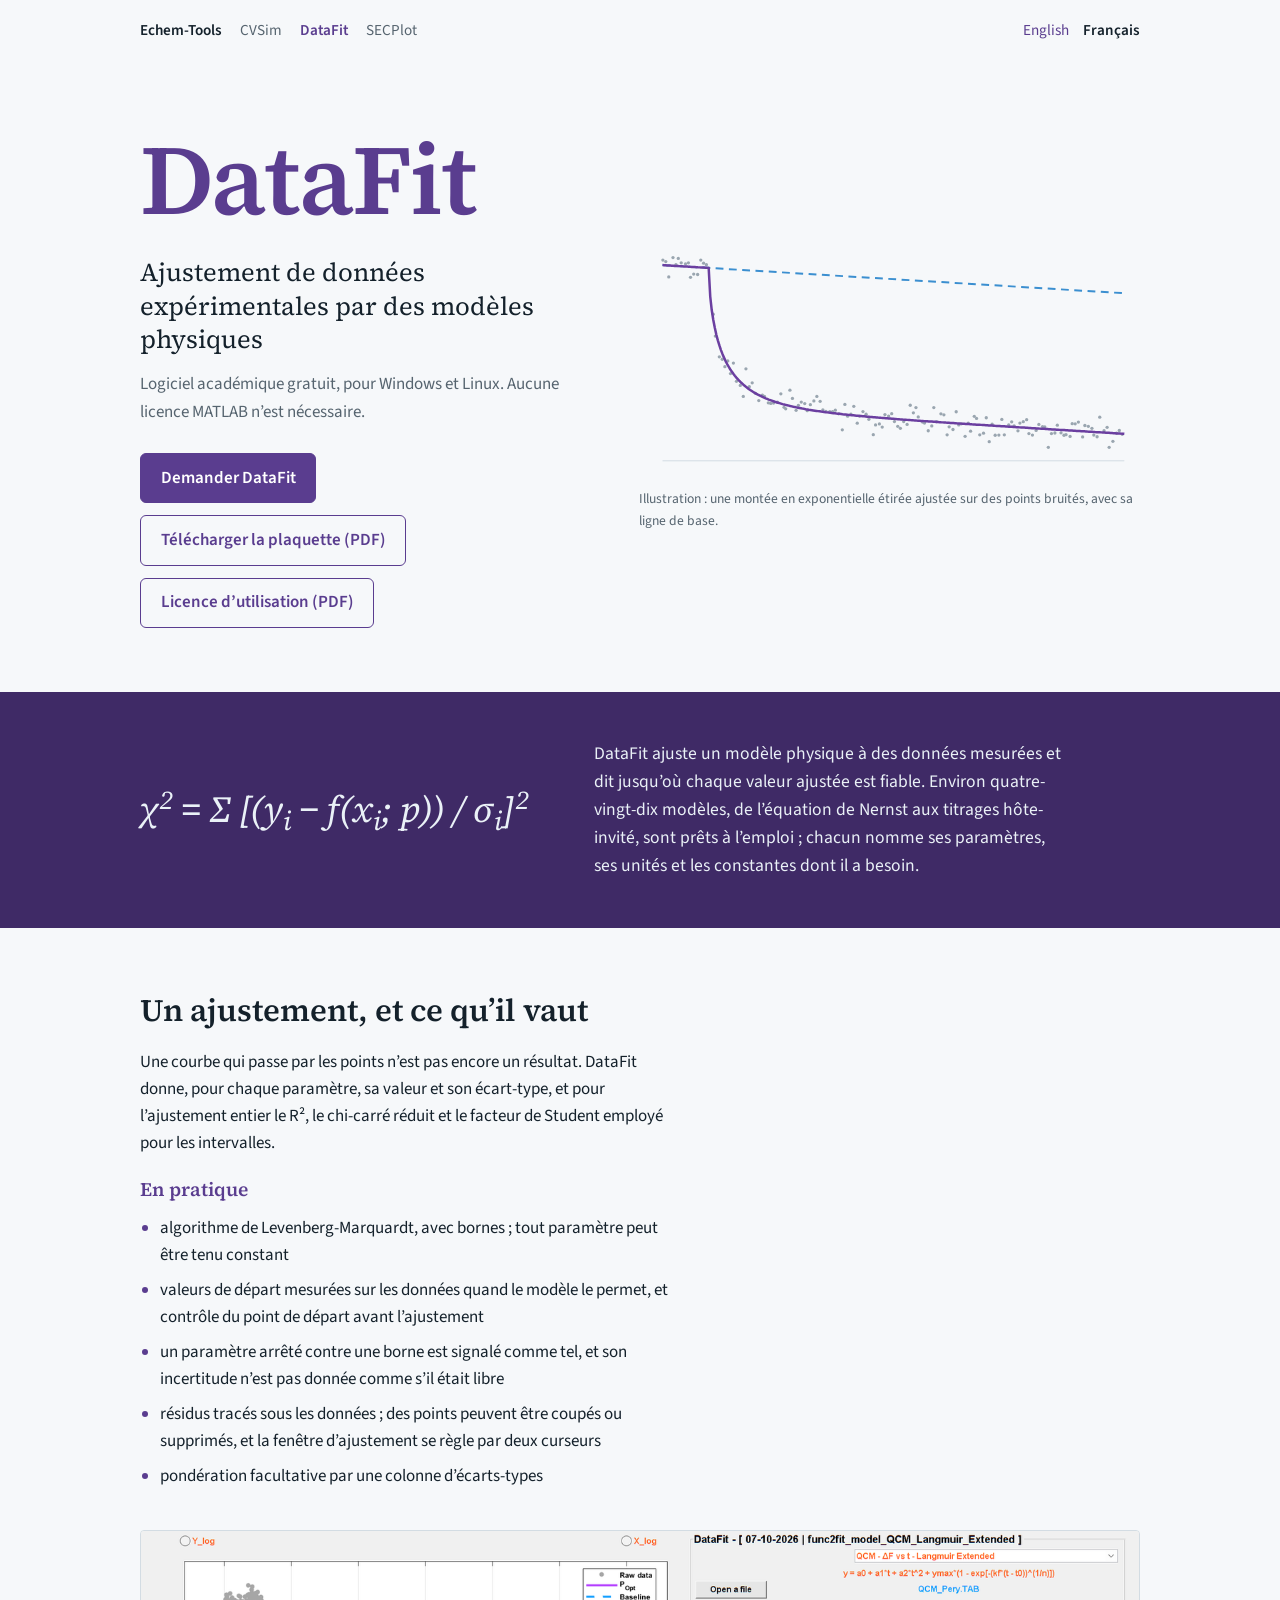
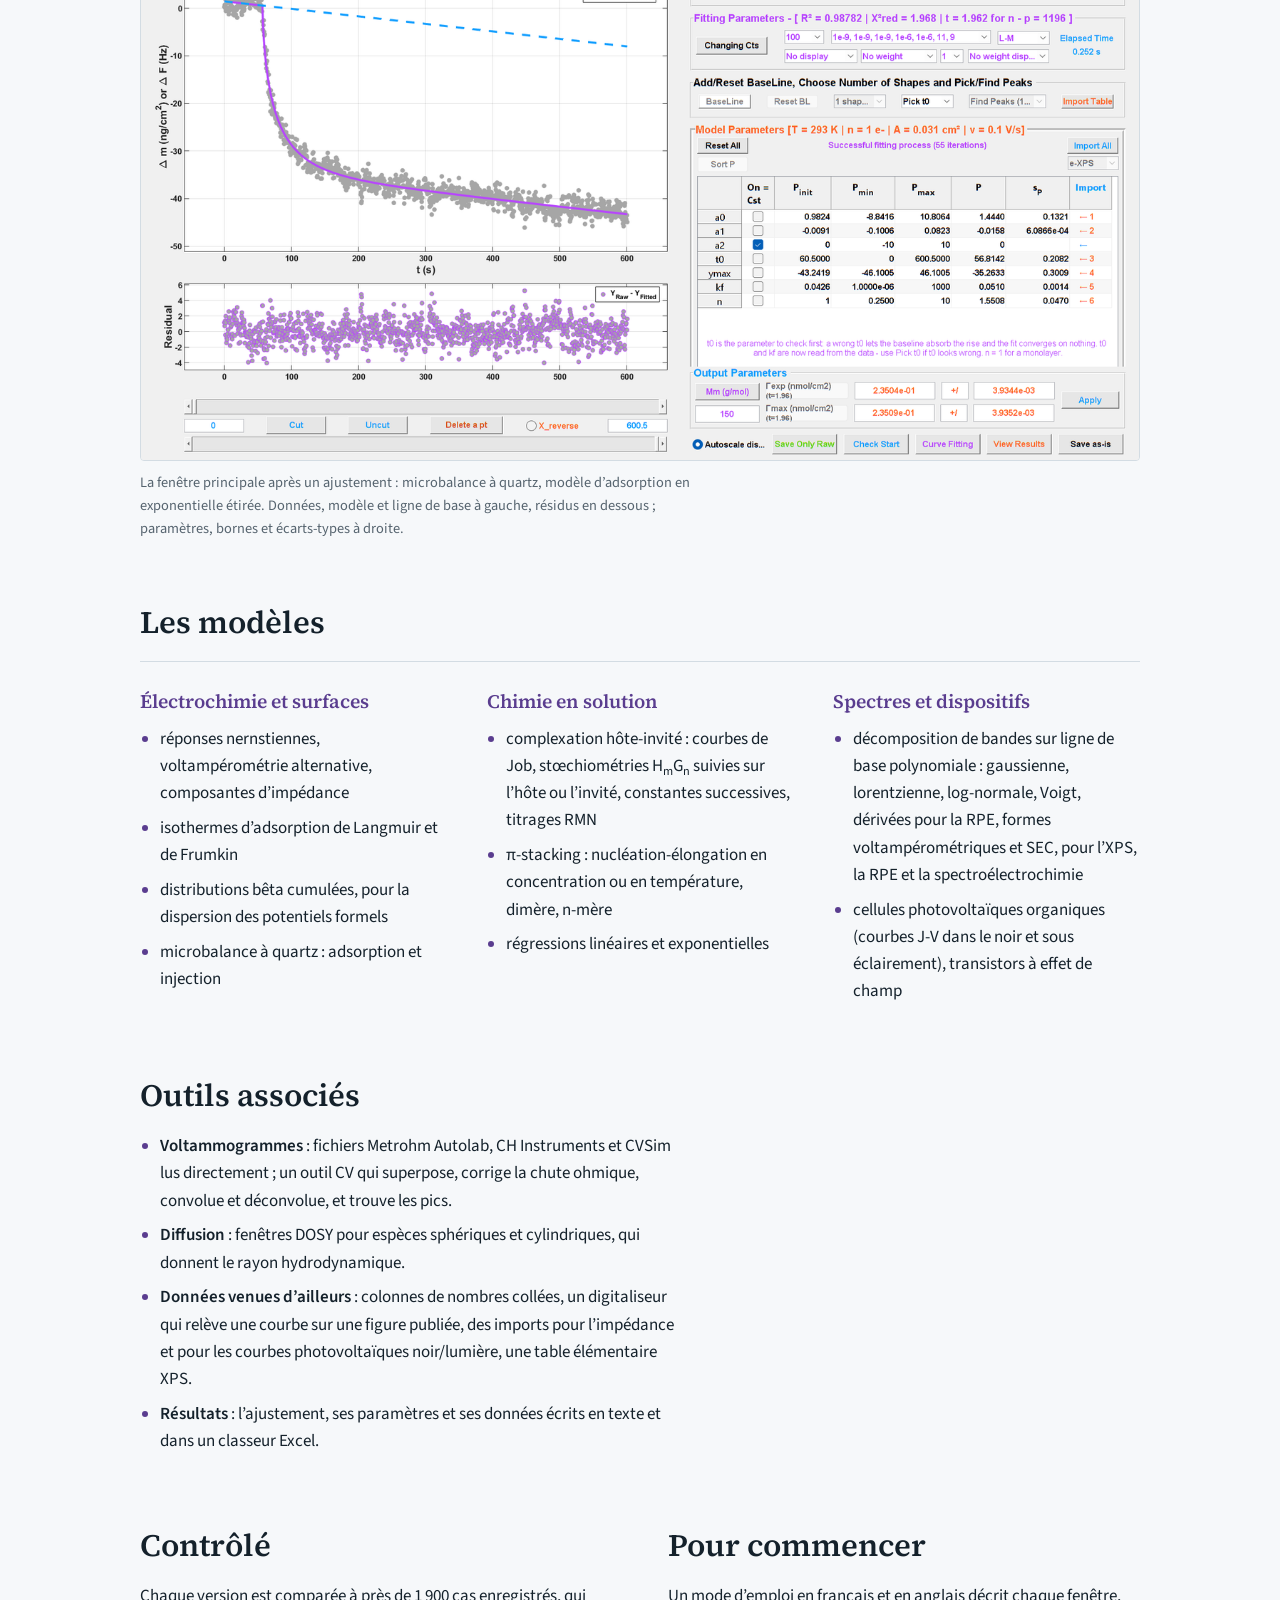
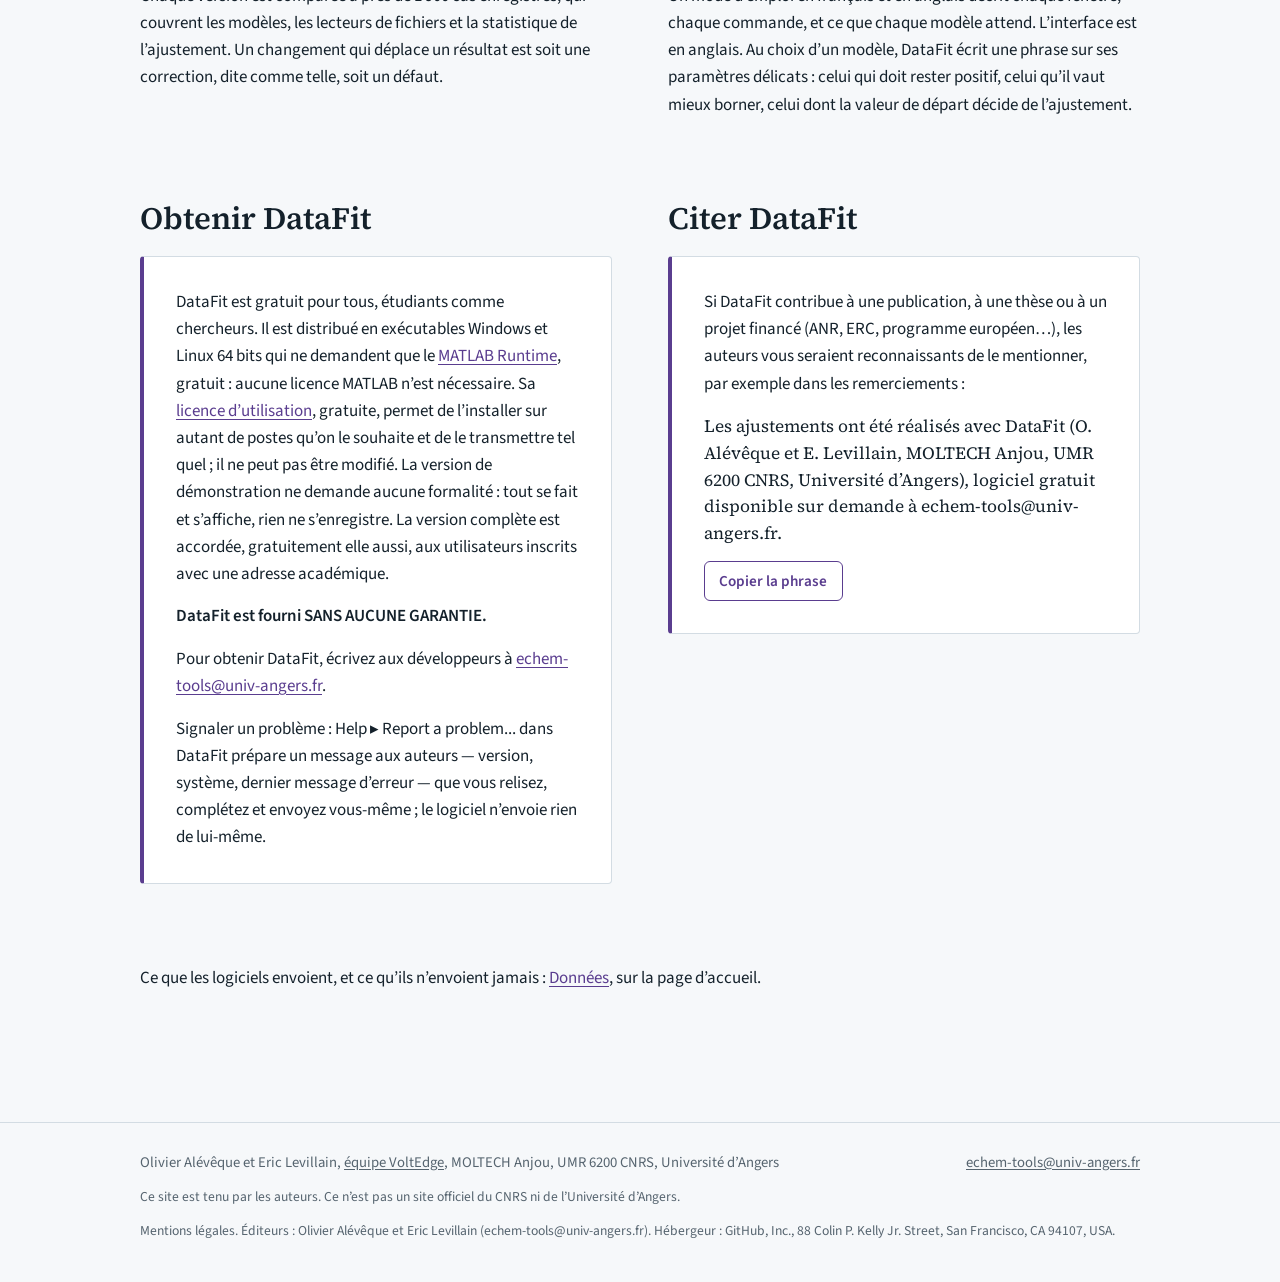
<file: datafit/fr/index.html>
<!doctype html>
<html lang="fr">
<head>
<meta charset="utf-8">
<meta name="viewport" content="width=device-width, initial-scale=1">
<title>DataFit · Ajustement de données expérimentales par des modèles physiques</title>
<meta name="description" content="DataFit est un logiciel académique gratuit qui ajuste environ quatre-vingt-dix modèles physiques à des données expérimentales : électrochimie, adsorption, titrages, auto-assemblage, dispositifs organiques, décomposition de bandes. Windows et Linux.">
<link rel="alternate" hreflang="fr" href="./">
<link rel="alternate" hreflang="en" href="../">
<link rel="icon" href="../../images/favicon-datafit.svg" type="image/svg+xml">
<link rel="stylesheet" href="../../assets/fonts.css">
<link rel="stylesheet" href="../../assets/style.css">
</head>
<body class="app-datafit">

<header class="topbar">
  <nav class="sitenav" aria-label="Echem-Tools">
    <a class="brand" href="../../fr/">Echem-Tools</a>
    <a href="../../cvsim/fr/">CVSim</a>
    <a href="../../datafit/fr/" aria-current="page">DataFit</a>
    <a href="../../secplot/fr/">SECPlot</a>
  </nav>
  <nav class="lang" aria-label="Langue">
    <a href="../" hreflang="en" lang="en">English</a>
    <span aria-current="page">Français</span>
  </nav>
</header>

<main>

  <section class="hero">
    <div>
      <h1>DataFit</h1>
      <p class="tagline">Ajustement de données expérimentales par des modèles physiques</p>
      <p class="platform">Logiciel académique gratuit, pour Windows et Linux. Aucune licence MATLAB n’est nécessaire.</p>
      <div class="actions">
        <a class="btn btn-primary" href="mailto:echem-tools@univ-angers.fr?subject=Demande%20DataFit">Demander DataFit</a>
        <a class="btn btn-secondary" href="../../docs/DataFit_Plaquette_FR.pdf">Télécharger la plaquette (PDF)</a>
        <a class="btn btn-secondary" href="../../docs/DataFit_Licence.pdf">Licence d’utilisation (PDF)</a>
      </div>
    </div>
    <figure class="hero-figure">
      <img src="../../images/hero-fit.svg" width="640" height="320" alt="Points mesurés, modèle ajusté et ligne de base">
      <figcaption>Illustration : une montée en exponentielle étirée ajustée sur des points bruités, avec sa ligne de base.</figcaption>
    </figure>
  </section>

  <section class="board" aria-label="La quantité qu’un ajustement minimise">
    <div class="board-inner">
      <p class="equations">χ<sup>2</sup> = Σ [(y<sub>i</sub> − f(x<sub>i</sub>; p)) / σ<sub>i</sub>]<sup>2</sup></p>
      <p class="lead">DataFit ajuste un modèle physique à des données mesurées et dit jusqu’où chaque valeur ajustée est fiable. Environ quatre-vingt-dix modèles, de l’équation de Nernst aux titrages hôte-invité, sont prêts à l’emploi ; chacun nomme ses paramètres, ses unités et les constantes dont il a besoin.</p>
    </div>
  </section>

  <section class="section">
    <div class="stack">
      <div class="prose">
        <h2>Un ajustement, et ce qu’il vaut</h2>
        <p>Une courbe qui passe par les points n’est pas encore un résultat. DataFit donne, pour chaque paramètre, sa valeur et son écart-type, et pour l’ajustement entier le R², le chi-carré réduit et le facteur de Student employé pour les intervalles.</p>
        <h3>En pratique</h3>
        <ul class="plain">
          <li>algorithme de Levenberg-Marquardt, avec bornes ; tout paramètre peut être tenu constant</li>
          <li>valeurs de départ mesurées sur les données quand le modèle le permet, et contrôle du point de départ avant l’ajustement</li>
          <li>un paramètre arrêté contre une borne est signalé comme tel, et son incertitude n’est pas donnée comme s’il était libre</li>
          <li>résidus tracés sous les données ; des points peuvent être coupés ou supprimés, et la fenêtre d’ajustement se règle par deux curseurs</li>
          <li>pondération facultative par une colonne d’écarts-types</li>
        </ul>
      </div>
      <figure class="fig" data-file="images/datafit-window.png">
        <img src="../../images/datafit-window.png" alt="La fenêtre principale de DataFit après un ajustement" loading="lazy">
        <figcaption>La fenêtre principale après un ajustement : microbalance à quartz, modèle d’adsorption en exponentielle étirée. Données, modèle et ligne de base à gauche, résidus en dessous ; paramètres, bornes et écarts-types à droite.</figcaption>
      </figure>
    </div>
  </section>

  <section class="section" aria-labelledby="modeles">
    <h2 id="modeles">Les modèles</h2>
    <div class="columns">
      <div>
        <h3>Électrochimie et surfaces</h3>
        <ul class="plain">
          <li>réponses nernstiennes, voltampérométrie alternative, composantes d’impédance</li>
          <li>isothermes d’adsorption de Langmuir et de Frumkin</li>
          <li>distributions bêta cumulées, pour la dispersion des potentiels formels</li>
          <li>microbalance à quartz : adsorption et injection</li>
        </ul>
      </div>
      <div>
        <h3>Chimie en solution</h3>
        <ul class="plain">
          <li>complexation hôte-invité : courbes de Job, stœchiométries H<sub>m</sub>G<sub>n</sub> suivies sur l’hôte ou l’invité, constantes successives, titrages RMN</li>
          <li>π-stacking : nucléation-élongation en concentration ou en température, dimère, n-mère</li>
          <li>régressions linéaires et exponentielles</li>
        </ul>
      </div>
      <div>
        <h3>Spectres et dispositifs</h3>
        <ul class="plain">
          <li>décomposition de bandes sur ligne de base polynomiale : gaussienne, lorentzienne, log-normale, Voigt, dérivées pour la RPE, formes voltampérométriques et SEC, pour l’XPS, la RPE et la spectroélectrochimie</li>
          <li>cellules photovoltaïques organiques (courbes J-V dans le noir et sous éclairement), transistors à effet de champ</li>
        </ul>
      </div>
    </div>
  </section>

  <section class="section">
    <div class="prose">
      <h2>Outils associés</h2>
      <ul class="plain">
        <li><strong>Voltammogrammes</strong> : fichiers Metrohm Autolab, CH Instruments et CVSim lus directement ; un outil CV qui superpose, corrige la chute ohmique, convolue et déconvolue, et trouve les pics.</li>
        <li><strong>Diffusion</strong> : fenêtres DOSY pour espèces sphériques et cylindriques, qui donnent le rayon hydrodynamique.</li>
        <li><strong>Données venues d’ailleurs</strong> : colonnes de nombres collées, un digitaliseur qui relève une courbe sur une figure publiée, des imports pour l’impédance et pour les courbes photovoltaïques noir/lumière, une table élémentaire XPS.</li>
        <li><strong>Résultats</strong> : l’ajustement, ses paramètres et ses données écrits en texte et dans un classeur Excel.</li>
      </ul>
    </div>
  </section>

  <section class="section">
    <div class="split">
      <div class="prose">
        <h2>Contrôlé</h2>
        <p>Chaque version est comparée à près de 1 900 cas enregistrés, qui couvrent les modèles, les lecteurs de fichiers et la statistique de l’ajustement. Un changement qui déplace un résultat est soit une correction, dite comme telle, soit un défaut.</p>
      </div>
      <div class="prose">
        <h2>Pour commencer</h2>
        <p>Un mode d’emploi en français et en anglais décrit chaque fenêtre, chaque commande, et ce que chaque modèle attend. L’interface est en anglais. Au choix d’un modèle, DataFit écrit une phrase sur ses paramètres délicats : celui qui doit rester positif, celui qu’il vaut mieux borner, celui dont la valeur de départ décide de l’ajustement.</p>
      </div>
    </div>
  </section>

  <section class="section" id="obtenir">
    <div class="split">
      <div>
        <h2>Obtenir DataFit</h2>
        <div class="panel">
          <p>DataFit est gratuit pour tous, étudiants comme chercheurs. Il est distribué en exécutables Windows et Linux 64 bits qui ne demandent que le <a href="https://fr.mathworks.com/products/compiler/matlab-runtime.html">MATLAB Runtime</a>, gratuit : aucune licence MATLAB n’est nécessaire. Sa <a href="../../docs/DataFit_Licence.pdf">licence d’utilisation</a>, gratuite, permet de l’installer sur autant de postes qu’on le souhaite et de le transmettre tel quel ; il ne peut pas être modifié. La version de démonstration ne demande aucune formalité : tout se fait et s’affiche, rien ne s’enregistre. La version complète est accordée, gratuitement elle aussi, aux utilisateurs inscrits avec une adresse académique.</p>
          <p class="warranty">DataFit est fourni SANS AUCUNE GARANTIE.</p>
          <p>Pour obtenir DataFit, écrivez aux développeurs à <a href="mailto:echem-tools@univ-angers.fr?subject=Demande%20DataFit">echem-tools@univ-angers.fr</a>.</p>
          <p>Signaler un problème : Help ▸ Report a problem... dans DataFit prépare un message aux auteurs &mdash; version, système, dernier message d’erreur &mdash; que vous relisez, complétez et envoyez vous-même ; le logiciel n’envoie rien de lui-même.</p>
        </div>
      </div>
      <div>
        <h2>Citer DataFit</h2>
        <div class="panel">
          <p>Si DataFit contribue à une publication, à une thèse ou à un projet financé (ANR, ERC, programme européen…), les auteurs vous seraient reconnaissants de le mentionner, par exemple dans les remerciements :</p>
          <blockquote class="cite" id="cite-text">Les ajustements ont été réalisés avec DataFit (O. Alévêque et E. Levillain, MOLTECH Anjou, UMR 6200 CNRS, Université d’Angers), logiciel gratuit disponible sur demande à echem-tools@univ-angers.fr.</blockquote>
          <button class="copy" type="button" data-target="cite-text" data-done="Copiée">Copier la phrase</button><span class="copy-status" role="status" aria-live="polite"></span>
        </div>
      </div>
    </div>
  </section>

  <section class="section">
    <p class="note">Ce que les logiciels envoient, et ce qu’ils n’envoient jamais : <a href="../../fr/#donnees">Données</a>, sur la page d’accueil.</p>
  </section>

</main>

<footer>
  <div class="footer-inner">
    <p>Olivier Alévêque et Eric Levillain, <a href="https://moltech-anjou.univ-angers.fr/fr/recherche/equipe-voltedge.html">équipe VoltEdge</a>, MOLTECH Anjou, UMR 6200 CNRS, Université d’Angers</p>
    <p><a href="mailto:echem-tools@univ-angers.fr">echem-tools@univ-angers.fr</a></p>
    <p class="note">Ce site est tenu par les auteurs. Ce n’est pas un site officiel du CNRS ni de l’Université d’Angers.</p>
    <p class="note">Mentions légales. Éditeurs : Olivier Alévêque et Eric Levillain (echem-tools@univ-angers.fr). Hébergeur : GitHub, Inc., 88 Colin P. Kelly Jr. Street, San Francisco, CA 94107, USA.</p>
  </div>
</footer>

<script src="../../assets/site.js"></script>
</body>
</html>
</file>
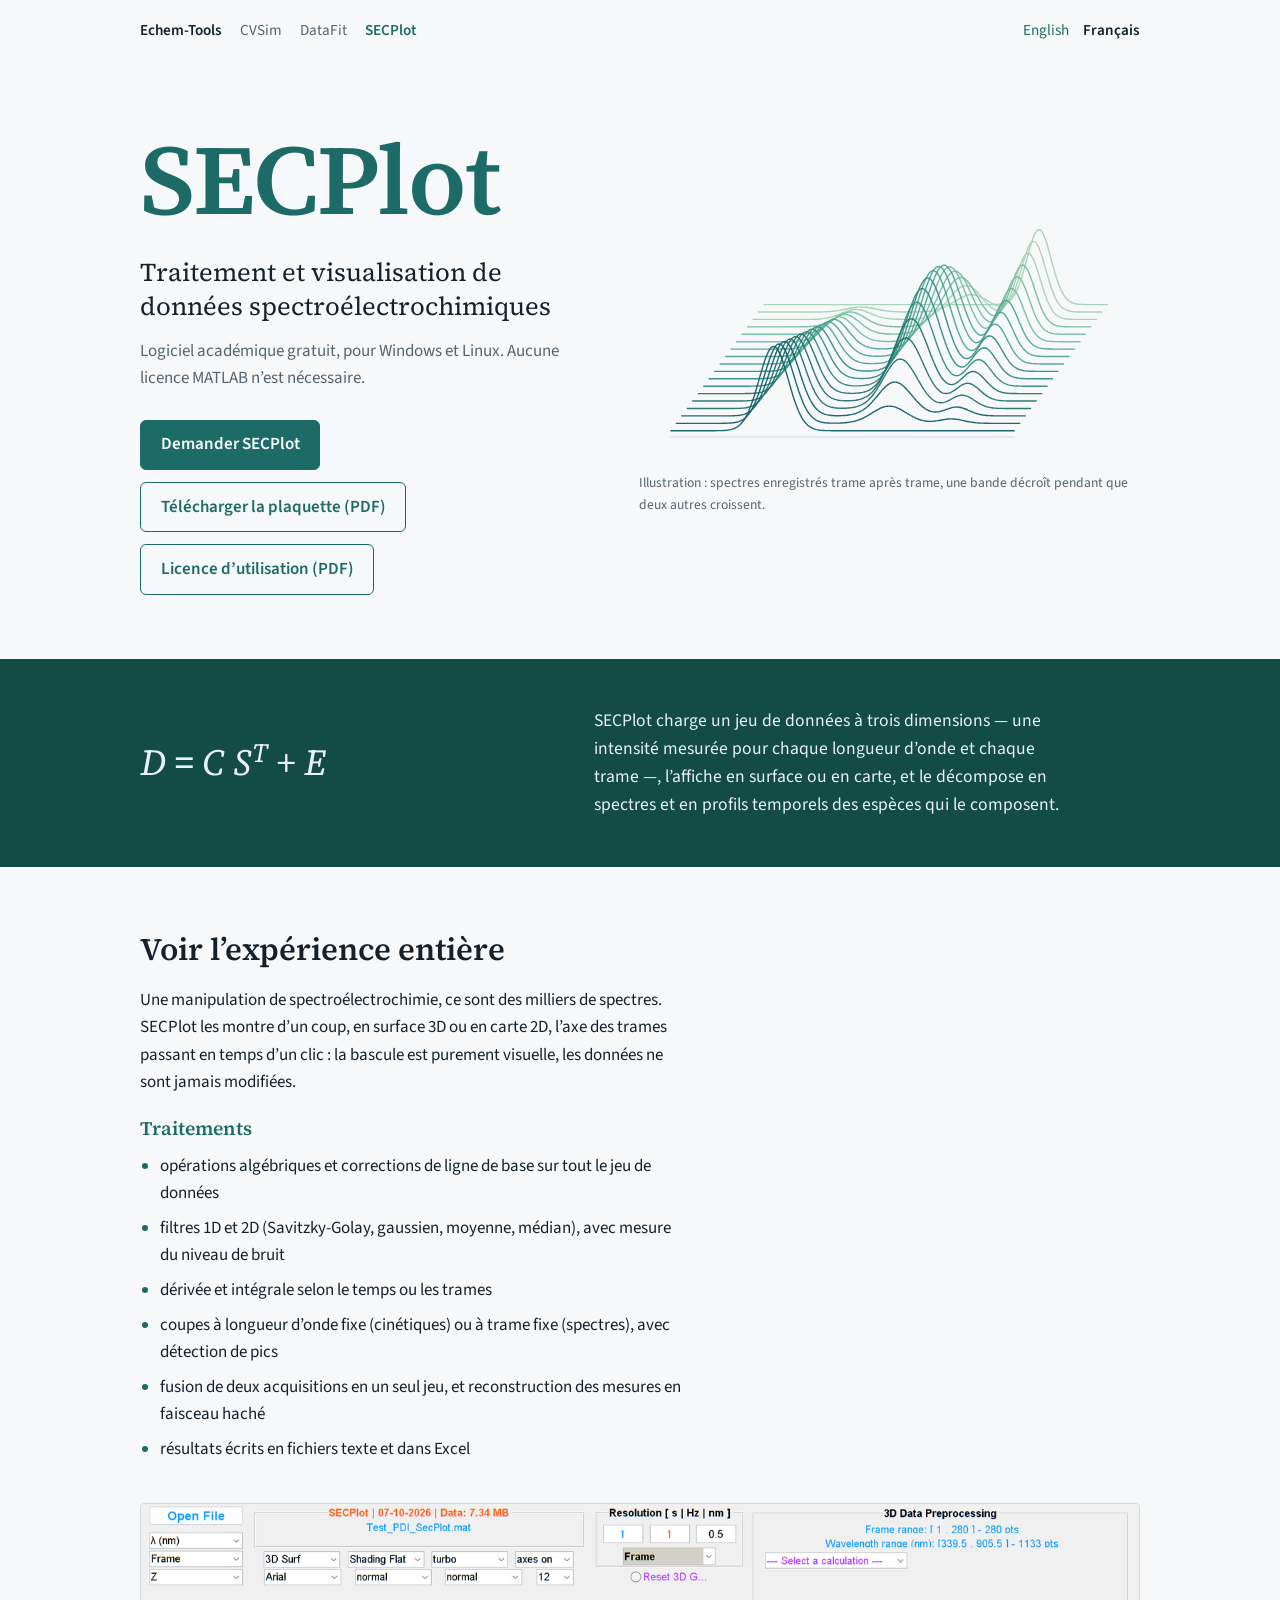
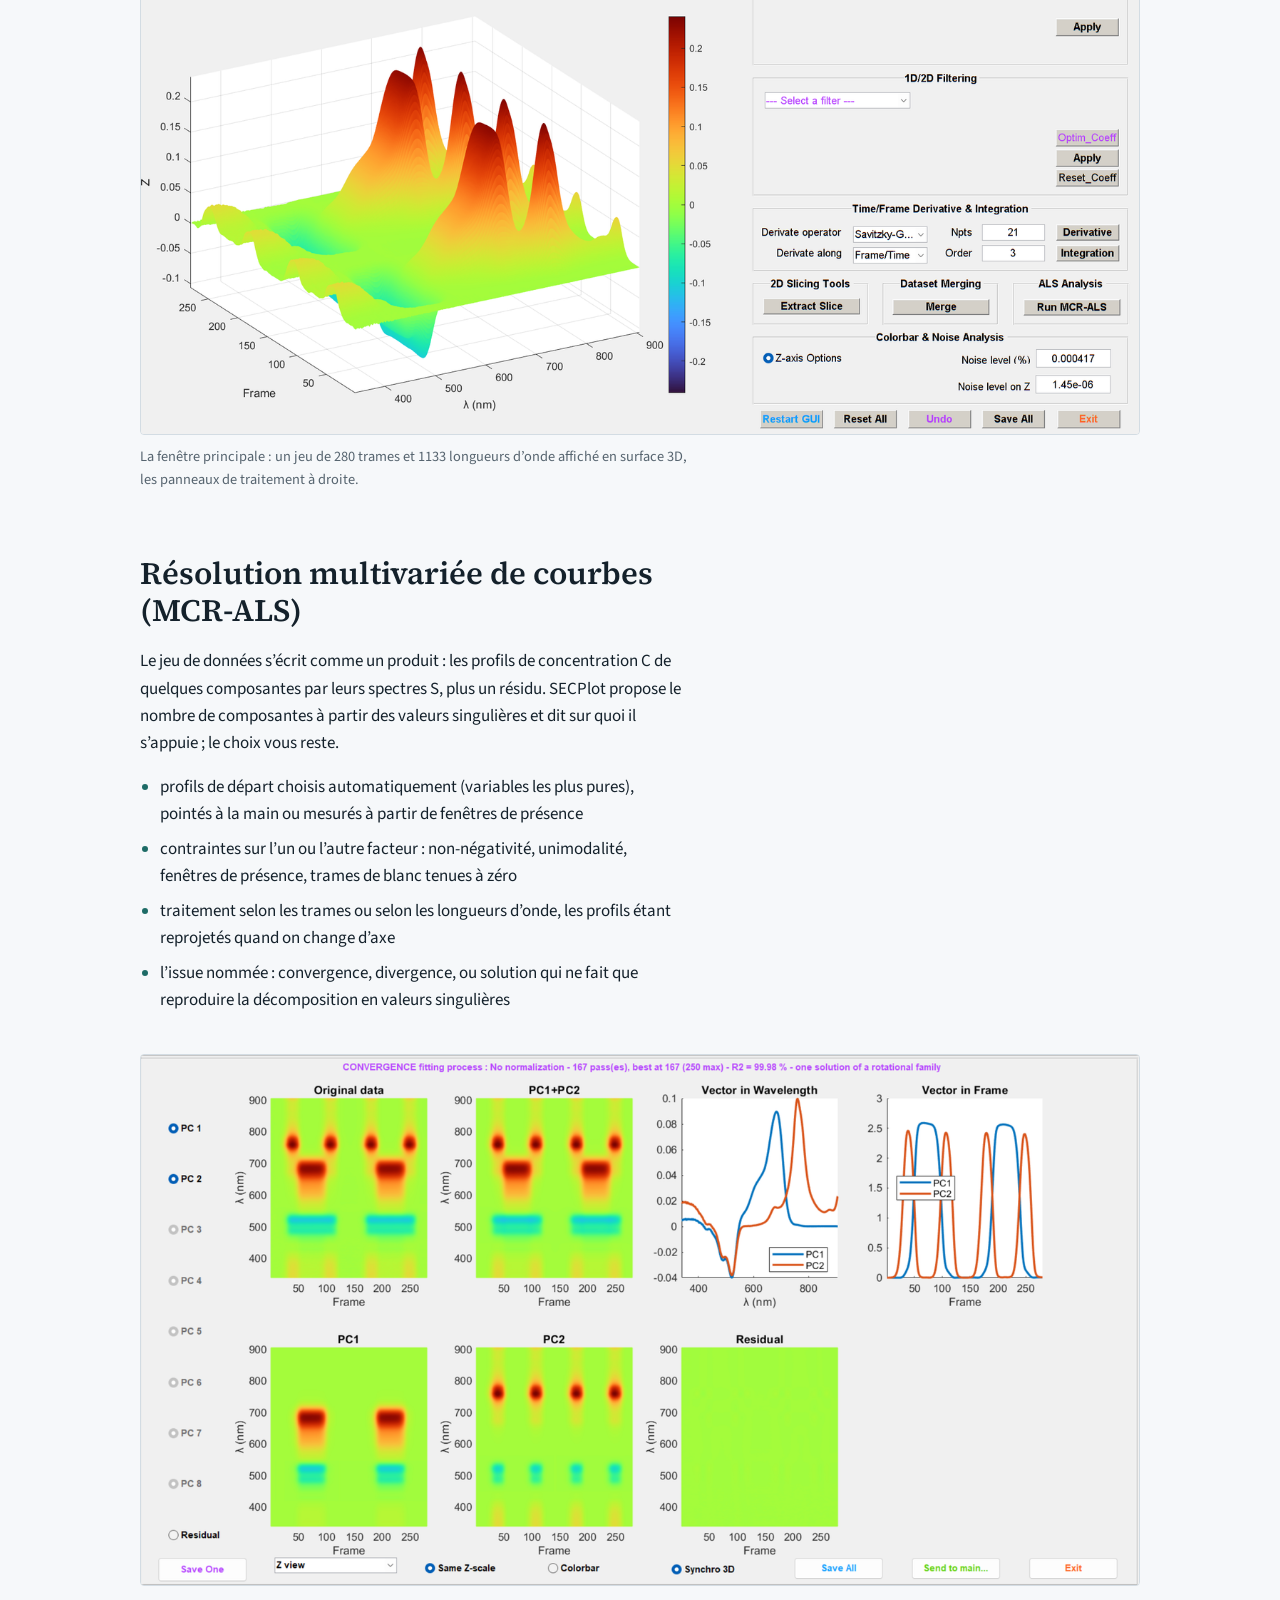
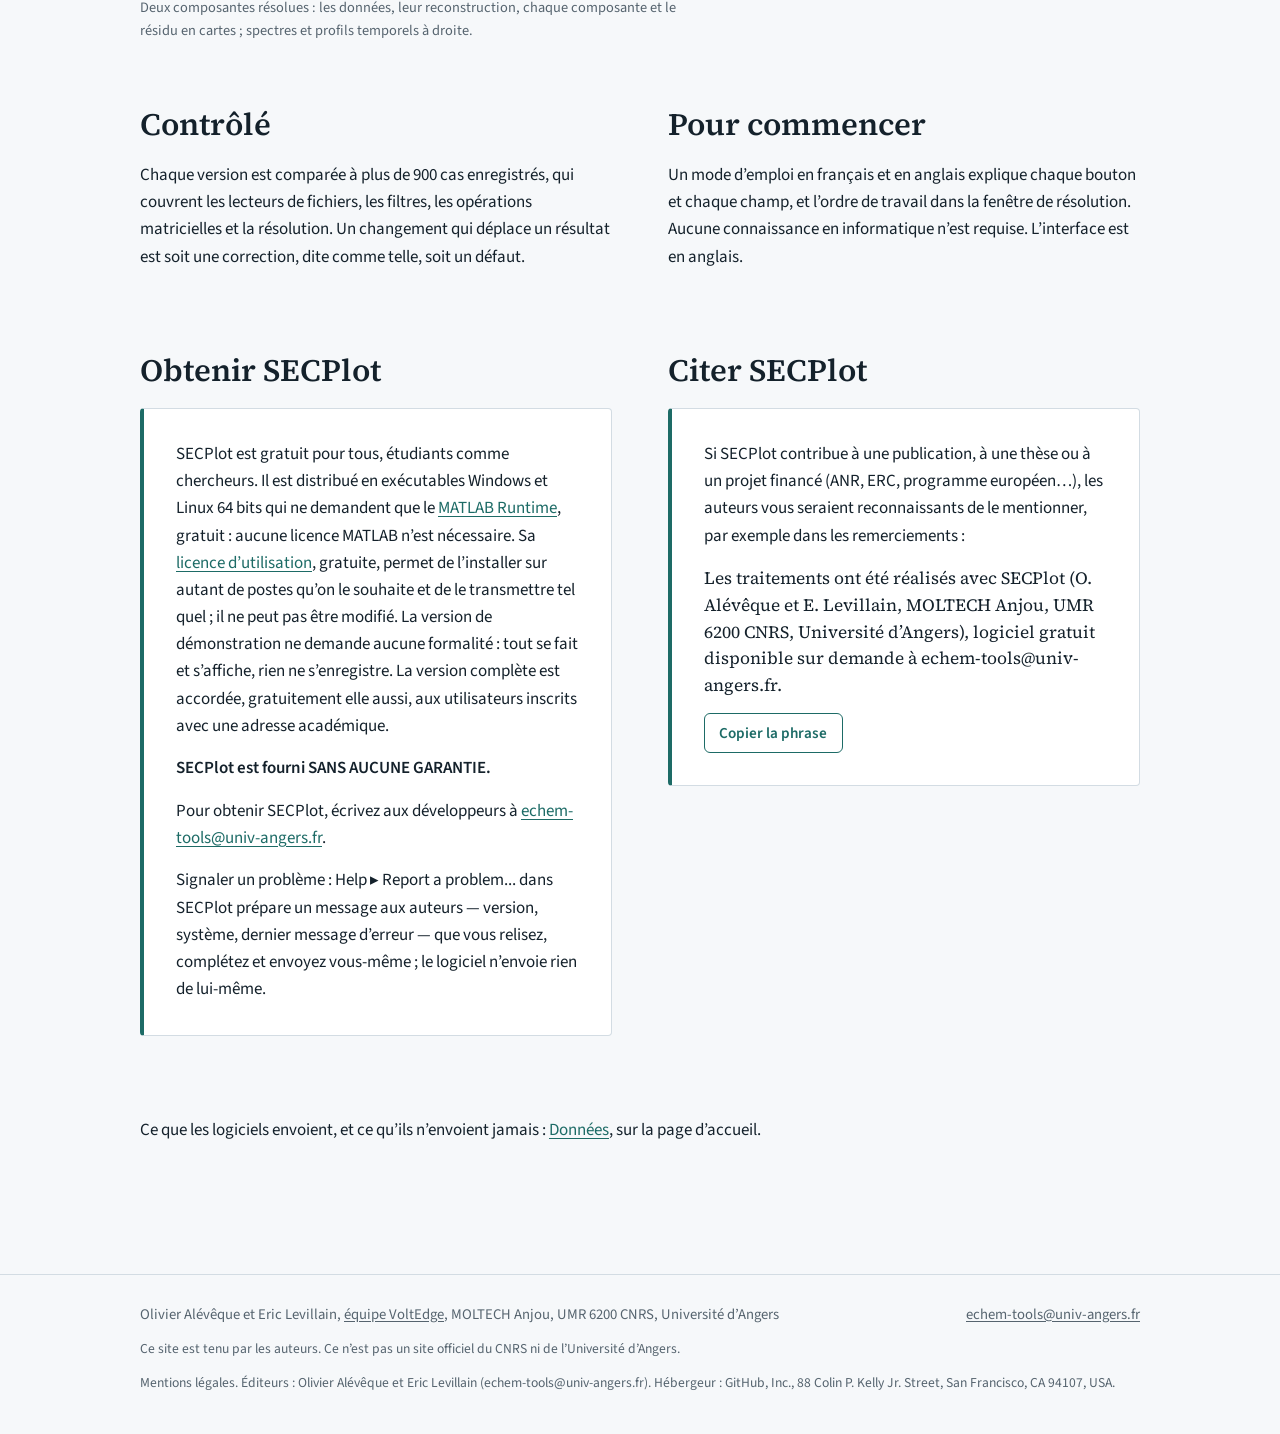
<file: secplot/fr/index.html>
<!doctype html>
<html lang="fr">
<head>
<meta charset="utf-8">
<meta name="viewport" content="width=device-width, initial-scale=1">
<title>SECPlot · Traitement et visualisation de données spectroélectrochimiques</title>
<meta name="description" content="SECPlot est un logiciel académique gratuit qui affiche et traite des données spectroélectrochimiques : surfaces 3D et cartes, filtres, dérivées, détection de pics, fusion, résolution multivariée de courbes (MCR-ALS). Windows et Linux.">
<link rel="alternate" hreflang="fr" href="./">
<link rel="alternate" hreflang="en" href="../">
<link rel="icon" href="../../images/favicon-secplot.svg" type="image/svg+xml">
<link rel="stylesheet" href="../../assets/fonts.css">
<link rel="stylesheet" href="../../assets/style.css">
</head>
<body class="app-secplot">

<header class="topbar">
  <nav class="sitenav" aria-label="Echem-Tools">
    <a class="brand" href="../../fr/">Echem-Tools</a>
    <a href="../../cvsim/fr/">CVSim</a>
    <a href="../../datafit/fr/">DataFit</a>
    <a href="../../secplot/fr/" aria-current="page">SECPlot</a>
  </nav>
  <nav class="lang" aria-label="Langue">
    <a href="../" hreflang="en" lang="en">English</a>
    <span aria-current="page">Français</span>
  </nav>
</header>

<main>

  <section class="hero">
    <div>
      <h1>SECPlot</h1>
      <p class="tagline">Traitement et visualisation de données spectroélectrochimiques</p>
      <p class="platform">Logiciel académique gratuit, pour Windows et Linux. Aucune licence MATLAB n’est nécessaire.</p>
      <div class="actions">
        <a class="btn btn-primary" href="mailto:echem-tools@univ-angers.fr?subject=Demande%20SECPlot">Demander SECPlot</a>
        <a class="btn btn-secondary" href="../../docs/SECPlot_Plaquette_FR.pdf">Télécharger la plaquette (PDF)</a>
        <a class="btn btn-secondary" href="../../docs/SECPlot_Licence.pdf">Licence d’utilisation (PDF)</a>
      </div>
    </div>
    <figure class="hero-figure">
      <img src="../../images/hero-spectra.svg" width="640" height="320" alt="Spectres enregistrés trame après trame : une bande décroît pendant que deux autres croissent">
      <figcaption>Illustration : spectres enregistrés trame après trame, une bande décroît pendant que deux autres croissent.</figcaption>
    </figure>
  </section>

  <section class="board" aria-label="Le modèle bilinéaire de la MCR-ALS">
    <div class="board-inner">
      <p class="equations">D = C S<sup>T</sup> + E</p>
      <p class="lead">SECPlot charge un jeu de données à trois dimensions &mdash; une intensité mesurée pour chaque longueur d’onde et chaque trame &mdash;, l’affiche en surface ou en carte, et le décompose en spectres et en profils temporels des espèces qui le composent.</p>
    </div>
  </section>

  <section class="section">
    <div class="stack">
      <div class="prose">
        <h2>Voir l’expérience entière</h2>
        <p>Une manipulation de spectroélectrochimie, ce sont des milliers de spectres. SECPlot les montre d’un coup, en surface 3D ou en carte 2D, l’axe des trames passant en temps d’un clic : la bascule est purement visuelle, les données ne sont jamais modifiées.</p>
        <h3>Traitements</h3>
        <ul class="plain">
          <li>opérations algébriques et corrections de ligne de base sur tout le jeu de données</li>
          <li>filtres 1D et 2D (Savitzky-Golay, gaussien, moyenne, médian), avec mesure du niveau de bruit</li>
          <li>dérivée et intégrale selon le temps ou les trames</li>
          <li>coupes à longueur d’onde fixe (cinétiques) ou à trame fixe (spectres), avec détection de pics</li>
          <li>fusion de deux acquisitions en un seul jeu, et reconstruction des mesures en faisceau haché</li>
          <li>résultats écrits en fichiers texte et dans Excel</li>
        </ul>
      </div>
      <figure class="fig" data-file="images/secplot-window.png">
        <img src="../../images/secplot-window.png" alt="La fenêtre principale de SECPlot affichant une surface 3D" loading="lazy">
        <figcaption>La fenêtre principale : un jeu de 280 trames et 1133 longueurs d’onde affiché en surface 3D, les panneaux de traitement à droite.</figcaption>
      </figure>
    </div>
  </section>

  <section class="section">
    <div class="stack">
      <div class="prose">
        <h2>Résolution multivariée de courbes (MCR-ALS)</h2>
        <p>Le jeu de données s’écrit comme un produit : les profils de concentration C de quelques composantes par leurs spectres S, plus un résidu. SECPlot propose le nombre de composantes à partir des valeurs singulières et dit sur quoi il s’appuie ; le choix vous reste.</p>
        <ul class="plain">
          <li>profils de départ choisis automatiquement (variables les plus pures), pointés à la main ou mesurés à partir de fenêtres de présence</li>
          <li>contraintes sur l’un ou l’autre facteur : non-négativité, unimodalité, fenêtres de présence, trames de blanc tenues à zéro</li>
          <li>traitement selon les trames ou selon les longueurs d’onde, les profils étant reprojetés quand on change d’axe</li>
          <li>l’issue nommée : convergence, divergence, ou solution qui ne fait que reproduire la décomposition en valeurs singulières</li>
        </ul>
      </div>
      <figure class="fig" data-file="images/secplot-mcr-als.png">
        <img src="../../images/secplot-mcr-als.png" alt="La fenêtre de résultats MCR-ALS avec deux composantes" loading="lazy">
        <figcaption>Deux composantes résolues : les données, leur reconstruction, chaque composante et le résidu en cartes ; spectres et profils temporels à droite.</figcaption>
      </figure>
    </div>
  </section>

  <section class="section">
    <div class="split">
      <div class="prose">
        <h2>Contrôlé</h2>
        <p>Chaque version est comparée à plus de 900 cas enregistrés, qui couvrent les lecteurs de fichiers, les filtres, les opérations matricielles et la résolution. Un changement qui déplace un résultat est soit une correction, dite comme telle, soit un défaut.</p>
      </div>
      <div class="prose">
        <h2>Pour commencer</h2>
        <p>Un mode d’emploi en français et en anglais explique chaque bouton et chaque champ, et l’ordre de travail dans la fenêtre de résolution. Aucune connaissance en informatique n’est requise. L’interface est en anglais.</p>
      </div>
    </div>
  </section>

  <section class="section" id="obtenir">
    <div class="split">
      <div>
        <h2>Obtenir SECPlot</h2>
        <div class="panel">
          <p>SECPlot est gratuit pour tous, étudiants comme chercheurs. Il est distribué en exécutables Windows et Linux 64 bits qui ne demandent que le <a href="https://fr.mathworks.com/products/compiler/matlab-runtime.html">MATLAB Runtime</a>, gratuit : aucune licence MATLAB n’est nécessaire. Sa <a href="../../docs/SECPlot_Licence.pdf">licence d’utilisation</a>, gratuite, permet de l’installer sur autant de postes qu’on le souhaite et de le transmettre tel quel ; il ne peut pas être modifié. La version de démonstration ne demande aucune formalité : tout se fait et s’affiche, rien ne s’enregistre. La version complète est accordée, gratuitement elle aussi, aux utilisateurs inscrits avec une adresse académique.</p>
          <p class="warranty">SECPlot est fourni SANS AUCUNE GARANTIE.</p>
          <p>Pour obtenir SECPlot, écrivez aux développeurs à <a href="mailto:echem-tools@univ-angers.fr?subject=Demande%20SECPlot">echem-tools@univ-angers.fr</a>.</p>
          <p>Signaler un problème : Help ▸ Report a problem... dans SECPlot prépare un message aux auteurs &mdash; version, système, dernier message d’erreur &mdash; que vous relisez, complétez et envoyez vous-même ; le logiciel n’envoie rien de lui-même.</p>
        </div>
      </div>
      <div>
        <h2>Citer SECPlot</h2>
        <div class="panel">
          <p>Si SECPlot contribue à une publication, à une thèse ou à un projet financé (ANR, ERC, programme européen…), les auteurs vous seraient reconnaissants de le mentionner, par exemple dans les remerciements :</p>
          <blockquote class="cite" id="cite-text">Les traitements ont été réalisés avec SECPlot (O. Alévêque et E. Levillain, MOLTECH Anjou, UMR 6200 CNRS, Université d’Angers), logiciel gratuit disponible sur demande à echem-tools@univ-angers.fr.</blockquote>
          <button class="copy" type="button" data-target="cite-text" data-done="Copiée">Copier la phrase</button><span class="copy-status" role="status" aria-live="polite"></span>
        </div>
      </div>
    </div>
  </section>

  <section class="section">
    <p class="note">Ce que les logiciels envoient, et ce qu’ils n’envoient jamais : <a href="../../fr/#donnees">Données</a>, sur la page d’accueil.</p>
  </section>

</main>

<footer>
  <div class="footer-inner">
    <p>Olivier Alévêque et Eric Levillain, <a href="https://moltech-anjou.univ-angers.fr/fr/recherche/equipe-voltedge.html">équipe VoltEdge</a>, MOLTECH Anjou, UMR 6200 CNRS, Université d’Angers</p>
    <p><a href="mailto:echem-tools@univ-angers.fr">echem-tools@univ-angers.fr</a></p>
    <p class="note">Ce site est tenu par les auteurs. Ce n’est pas un site officiel du CNRS ni de l’Université d’Angers.</p>
    <p class="note">Mentions légales. Éditeurs : Olivier Alévêque et Eric Levillain (echem-tools@univ-angers.fr). Hébergeur : GitHub, Inc., 88 Colin P. Kelly Jr. Street, San Francisco, CA 94107, USA.</p>
  </div>
</footer>

<script src="../../assets/site.js"></script>
</body>
</html>
</file>
<file: assets/fonts.css>
/* Self-hosted fonts (SIL Open Font License 1.1), from @fontsource.
   Served by the site itself: no visitor request goes to a font service. */
@font-face {
  font-family: 'Source Sans 3';
  font-style: normal;
  font-display: swap;
  font-weight: 400;
  src: url(fonts/source-sans-3-greek-400-normal.woff2) format('woff2');
  unicode-range: U+0370-0377,U+037A-037F,U+0384-038A,U+038C,U+038E-03A1,U+03A3-03FF;
}
@font-face {
  font-family: 'Source Sans 3';
  font-style: normal;
  font-display: swap;
  font-weight: 400;
  src: url(fonts/source-sans-3-latin-ext-400-normal.woff2) format('woff2');
  unicode-range: U+0100-02BA,U+02BD-02C5,U+02C7-02CC,U+02CE-02D7,U+02DD-02FF,U+0304,U+0308,U+0329,U+1D00-1DBF,U+1E00-1E9F,U+1EF2-1EFF,U+2020,U+20A0-20AB,U+20AD-20C0,U+2113,U+2C60-2C7F,U+A720-A7FF;
}
@font-face {
  font-family: 'Source Sans 3';
  font-style: normal;
  font-display: swap;
  font-weight: 400;
  src: url(fonts/source-sans-3-latin-400-normal.woff2) format('woff2');
  unicode-range: U+0000-00FF,U+0131,U+0152-0153,U+02BB-02BC,U+02C6,U+02DA,U+02DC,U+0304,U+0308,U+0329,U+2000-206F,U+20AC,U+2122,U+2191,U+2193,U+2212,U+2215,U+FEFF,U+FFFD;
}
@font-face {
  font-family: 'Source Sans 3';
  font-style: normal;
  font-display: swap;
  font-weight: 600;
  src: url(fonts/source-sans-3-greek-600-normal.woff2) format('woff2');
  unicode-range: U+0370-0377,U+037A-037F,U+0384-038A,U+038C,U+038E-03A1,U+03A3-03FF;
}
@font-face {
  font-family: 'Source Sans 3';
  font-style: normal;
  font-display: swap;
  font-weight: 600;
  src: url(fonts/source-sans-3-latin-ext-600-normal.woff2) format('woff2');
  unicode-range: U+0100-02BA,U+02BD-02C5,U+02C7-02CC,U+02CE-02D7,U+02DD-02FF,U+0304,U+0308,U+0329,U+1D00-1DBF,U+1E00-1E9F,U+1EF2-1EFF,U+2020,U+20A0-20AB,U+20AD-20C0,U+2113,U+2C60-2C7F,U+A720-A7FF;
}
@font-face {
  font-family: 'Source Sans 3';
  font-style: normal;
  font-display: swap;
  font-weight: 600;
  src: url(fonts/source-sans-3-latin-600-normal.woff2) format('woff2');
  unicode-range: U+0000-00FF,U+0131,U+0152-0153,U+02BB-02BC,U+02C6,U+02DA,U+02DC,U+0304,U+0308,U+0329,U+2000-206F,U+20AC,U+2122,U+2191,U+2193,U+2212,U+2215,U+FEFF,U+FFFD;
}
@font-face {
  font-family: 'Source Serif 4';
  font-style: normal;
  font-display: swap;
  font-weight: 400;
  src: url(fonts/source-serif-4-greek-400-normal.woff2) format('woff2');
  unicode-range: U+0370-0377,U+037A-037F,U+0384-038A,U+038C,U+038E-03A1,U+03A3-03FF;
}
@font-face {
  font-family: 'Source Serif 4';
  font-style: normal;
  font-display: swap;
  font-weight: 400;
  src: url(fonts/source-serif-4-latin-ext-400-normal.woff2) format('woff2');
  unicode-range: U+0100-02BA,U+02BD-02C5,U+02C7-02CC,U+02CE-02D7,U+02DD-02FF,U+0304,U+0308,U+0329,U+1D00-1DBF,U+1E00-1E9F,U+1EF2-1EFF,U+2020,U+20A0-20AB,U+20AD-20C0,U+2113,U+2C60-2C7F,U+A720-A7FF;
}
@font-face {
  font-family: 'Source Serif 4';
  font-style: normal;
  font-display: swap;
  font-weight: 400;
  src: url(fonts/source-serif-4-latin-400-normal.woff2) format('woff2');
  unicode-range: U+0000-00FF,U+0131,U+0152-0153,U+02BB-02BC,U+02C6,U+02DA,U+02DC,U+0304,U+0308,U+0329,U+2000-206F,U+20AC,U+2122,U+2191,U+2193,U+2212,U+2215,U+FEFF,U+FFFD;
}
@font-face {
  font-family: 'Source Serif 4';
  font-style: normal;
  font-display: swap;
  font-weight: 600;
  src: url(fonts/source-serif-4-greek-600-normal.woff2) format('woff2');
  unicode-range: U+0370-0377,U+037A-037F,U+0384-038A,U+038C,U+038E-03A1,U+03A3-03FF;
}
@font-face {
  font-family: 'Source Serif 4';
  font-style: normal;
  font-display: swap;
  font-weight: 600;
  src: url(fonts/source-serif-4-latin-ext-600-normal.woff2) format('woff2');
  unicode-range: U+0100-02BA,U+02BD-02C5,U+02C7-02CC,U+02CE-02D7,U+02DD-02FF,U+0304,U+0308,U+0329,U+1D00-1DBF,U+1E00-1E9F,U+1EF2-1EFF,U+2020,U+20A0-20AB,U+20AD-20C0,U+2113,U+2C60-2C7F,U+A720-A7FF;
}
@font-face {
  font-family: 'Source Serif 4';
  font-style: normal;
  font-display: swap;
  font-weight: 600;
  src: url(fonts/source-serif-4-latin-600-normal.woff2) format('woff2');
  unicode-range: U+0000-00FF,U+0131,U+0152-0153,U+02BB-02BC,U+02C6,U+02DA,U+02DC,U+0304,U+0308,U+0329,U+2000-206F,U+20AC,U+2122,U+2191,U+2193,U+2212,U+2215,U+FEFF,U+FFFD;
}
@font-face {
  font-family: 'Source Serif 4';
  font-style: italic;
  font-display: swap;
  font-weight: 400;
  src: url(fonts/source-serif-4-greek-400-italic.woff2) format('woff2');
  unicode-range: U+0370-0377,U+037A-037F,U+0384-038A,U+038C,U+038E-03A1,U+03A3-03FF;
}
@font-face {
  font-family: 'Source Serif 4';
  font-style: italic;
  font-display: swap;
  font-weight: 400;
  src: url(fonts/source-serif-4-latin-ext-400-italic.woff2) format('woff2');
  unicode-range: U+0100-02BA,U+02BD-02C5,U+02C7-02CC,U+02CE-02D7,U+02DD-02FF,U+0304,U+0308,U+0329,U+1D00-1DBF,U+1E00-1E9F,U+1EF2-1EFF,U+2020,U+20A0-20AB,U+20AD-20C0,U+2113,U+2C60-2C7F,U+A720-A7FF;
}
@font-face {
  font-family: 'Source Serif 4';
  font-style: italic;
  font-display: swap;
  font-weight: 400;
  src: url(fonts/source-serif-4-latin-400-italic.woff2) format('woff2');
  unicode-range: U+0000-00FF,U+0131,U+0152-0153,U+02BB-02BC,U+02C6,U+02DA,U+02DC,U+0304,U+0308,U+0329,U+2000-206F,U+20AC,U+2122,U+2191,U+2193,U+2212,U+2215,U+FEFF,U+FFFD;
}
</file>
<file: assets/style.css>
/* Echem-Tools — site stylesheet (the home page and the pages of CVSim, DataFit and SECPlot, in English and French) */

:root {
  --paper: #F6F8FA;
  --surface: #FFFFFF;
  --ink: #14212B;
  --muted: #56646F;
  --rule: #D3DCE3;
  --accent: #1F5A85;
  --accent-deep: #163F5E;
  --accent-soft: #E6EEF5;

  --serif: "Source Serif 4", Georgia, "Times New Roman", serif;
  --sans: "Source Sans 3", "Segoe UI", Helvetica, Arial, sans-serif;

  --measure: 68ch;
  --wide: 1080px;
  --gutter: clamp(16px, 4vw, 40px);
}

*,
*::before,
*::after { box-sizing: border-box; }

html { -webkit-text-size-adjust: 100%; }

body {
  margin: 0;
  background: var(--paper);
  color: var(--ink);
  font-family: var(--sans);
  font-size: 1.0625rem;
  line-height: 1.6;
}

img, svg { max-width: 100%; height: auto; display: block; }

a { color: var(--accent); text-underline-offset: 0.15em; }
a:hover { color: var(--accent-deep); }

:focus-visible {
  outline: 3px solid var(--accent);
  outline-offset: 3px;
  border-radius: 2px;
}

sub, sup { font-size: 0.72em; line-height: 0; }

/* ---------- Top bar ---------- */

.topbar {
  max-width: var(--wide);
  margin: 0 auto;
  padding: 18px var(--gutter);
  display: flex;
  justify-content: space-between;
  align-items: baseline;
  gap: 16px;
  font-size: 0.95rem;
  color: var(--muted);
}

.topbar .lab { color: var(--muted); text-decoration: none; }
.topbar .lab:hover { color: var(--ink); text-decoration: underline; }

.lang { display: flex; gap: 14px; }
.lang a, .lang span { text-decoration: none; }
.lang [aria-current="page"] { color: var(--ink); font-weight: 600; }

/* ---------- Hero ---------- */

.hero {
  max-width: var(--wide);
  margin: 0 auto;
  padding: clamp(24px, 6vw, 72px) var(--gutter) clamp(32px, 6vw, 64px);
  display: grid;
  grid-template-columns: minmax(0, 1fr) minmax(0, 1.15fr);
  gap: clamp(24px, 5vw, 64px);
  align-items: center;
}

.hero h1 {
  font-family: var(--serif);
  font-weight: 600;
  font-size: clamp(3.4rem, 9vw, 6.2rem);
  line-height: 0.95;
  letter-spacing: -0.02em;
  color: var(--accent);
  margin: 0 0 0.3em;
}

.hero .tagline {
  font-family: var(--serif);
  font-size: clamp(1.25rem, 2.4vw, 1.6rem);
  line-height: 1.3;
  margin: 0 0 0.6em;
}

.hero .platform { color: var(--muted); margin: 0 0 1.6em; }

.actions { display: flex; flex-wrap: wrap; gap: 12px; }

.btn {
  display: inline-block;
  padding: 0.62em 1.15em;
  border-radius: 6px;
  font-weight: 600;
  text-decoration: none;
  border: 1.5px solid var(--accent);
}
.btn-primary { background: var(--accent); color: #fff; }
.btn-primary:hover { background: var(--accent-deep); border-color: var(--accent-deep); color: #fff; }
.btn-secondary { background: transparent; color: var(--accent); }
.btn-secondary:hover { background: var(--accent-soft); }

.hero-figure { margin: 0; }
.hero-figure figcaption {
  margin-top: 10px;
  font-size: 0.85rem;
  color: var(--muted);
}

/* ---------- Mechanism strip ---------- */

.board {
  background: var(--accent-deep);
  color: #EAF1F7;
}
.board-inner {
  max-width: var(--wide);
  margin: 0 auto;
  padding: clamp(28px, 5vw, 48px) var(--gutter);
  display: grid;
  grid-template-columns: minmax(0, 1fr) minmax(0, 1.4fr);
  gap: clamp(20px, 5vw, 64px);
  align-items: center;
}
.board .equations {
  font-family: var(--serif);
  font-style: italic;
  font-size: clamp(1.5rem, 3.4vw, 2.3rem);
  line-height: 1.45;
  margin: 0;
}
.board p.lead { margin: 0; font-size: 1.1rem; max-width: 52ch; }

/* ---------- Content ---------- */

main { padding-bottom: 24px; }

.section {
  max-width: var(--wide);
  margin: 0 auto;
  padding: clamp(36px, 6vw, 64px) var(--gutter) 0;
}

.section h2,
.split h2 {
  font-family: var(--serif);
  font-weight: 600;
  font-size: clamp(1.55rem, 2.6vw, 1.95rem);
  line-height: 1.2;
  margin: 0 0 0.6em;
  color: var(--ink);
}

.section h3 {
  font-family: var(--serif);
  font-weight: 600;
  font-size: 1.2rem;
  margin: 0 0 0.5em;
  color: var(--accent);
}

.prose { max-width: var(--measure); }
.prose p { margin: 0 0 1em; }

ul.plain { margin: 0; padding-left: 1.15em; }
ul.plain li { margin: 0 0 0.45em; }
ul.plain li::marker { color: var(--accent); }

.split {
  display: grid;
  grid-template-columns: minmax(0, 1fr) minmax(0, 1fr);
  gap: clamp(24px, 5vw, 56px);
  align-items: start;
}

.columns {
  display: grid;
  grid-template-columns: repeat(3, minmax(0, 1fr));
  gap: clamp(20px, 4vw, 40px);
  border-top: 1px solid var(--rule);
  padding-top: 24px;
}

/* ---------- Figures ---------- */

figure.fig { margin: 0; }
figure.fig img {
  width: 100%;
  background: var(--surface);
  border: 1px solid var(--rule);
  border-radius: 4px;
}
figure.fig figcaption {
  margin-top: 10px;
  font-size: 0.9rem;
  color: var(--muted);
  max-width: 60ch;
}

/* Shown only while an image file has not been added to /images yet */
figure.fig.missing img { display: none; }
figure.fig.missing::before {
  content: attr(data-file);
  display: flex;
  align-items: center;
  justify-content: center;
  min-height: 220px;
  border: 1.5px dashed var(--rule);
  border-radius: 4px;
  color: var(--muted);
  font-size: 0.9rem;
  background: var(--surface);
}

/* ---------- Obtain / cite ---------- */

.panel {
  background: var(--surface);
  border: 1px solid var(--rule);
  border-left: 4px solid var(--accent);
  border-radius: 4px;
  padding: clamp(20px, 3vw, 32px);
}
.panel p { margin: 0 0 0.9em; }
.panel p:last-child { margin-bottom: 0; }

.warranty { font-weight: 600; }

blockquote.cite {
  margin: 0 0 14px;
  padding: 0;
  font-family: var(--serif);
  font-size: 1.08rem;
  line-height: 1.55;
}

.copy {
  font: inherit;
  font-size: 0.95rem;
  font-weight: 600;
  padding: 0.45em 0.95em;
  border-radius: 6px;
  border: 1.5px solid var(--accent);
  background: transparent;
  color: var(--accent);
  cursor: pointer;
}
.copy:hover { background: var(--accent-soft); }
.copy-status { margin-left: 10px; font-size: 0.9rem; color: var(--muted); }

/* ---------- Footer ---------- */

footer {
  margin-top: clamp(48px, 8vw, 88px);
  border-top: 1px solid var(--rule);
}
.footer-inner {
  max-width: var(--wide);
  margin: 0 auto;
  padding: 28px var(--gutter) 40px;
  display: flex;
  flex-wrap: wrap;
  justify-content: space-between;
  gap: 12px 32px;
  font-size: 0.92rem;
  color: var(--muted);
}
.footer-inner p { margin: 0; }
.footer-inner a { color: var(--muted); }
.footer-inner a:hover { color: var(--ink); }

/* ---------- Responsive ---------- */

@media (max-width: 820px) {
  .hero,
  .board-inner,
  .split { grid-template-columns: minmax(0, 1fr); }
  .columns { grid-template-columns: minmax(0, 1fr); }
  .hero-figure { order: 2; }
}

@media (max-width: 480px) {
  .topbar { flex-direction: column; gap: 6px; }
  .btn { width: 100%; text-align: center; }
}

@media print {
  .actions, .copy, .lang { display: none; }
  body { background: #fff; }
  .board { background: #fff; color: var(--ink); }
}

/* Prose followed by a full-width figure (wide window captures) */
.stack { display: grid; gap: clamp(20px, 3vw, 32px); }
.stack figure.fig figcaption { max-width: 80ch; }

.footer-inner .note { flex-basis: 100%; font-size: 0.85rem; }

/* ---------- One site, three programs (Echem-Tools) ---------- */

body.app-datafit { --accent: #5A3D8F; --accent-deep: #3F2A66; --accent-soft: #EEEAF5; }
body.app-secplot { --accent: #1D6B66; --accent-deep: #134B47; --accent-soft: #E4F1EF; }

.sitenav { display: flex; flex-wrap: wrap; gap: 6px 18px; align-items: baseline; }
.sitenav a { color: var(--muted); text-decoration: none; }
.sitenav a:hover { color: var(--ink); text-decoration: underline; }
.sitenav .brand { color: var(--ink); font-weight: 600; }
.sitenav [aria-current="page"] { color: var(--accent); font-weight: 600; }

.cards {
  display: grid;
  grid-template-columns: repeat(3, minmax(0, 1fr));
  gap: clamp(16px, 3vw, 28px);
}
.card {
  background: var(--surface);
  border: 1px solid var(--rule);
  border-top: 4px solid var(--card, var(--accent));
  border-radius: 4px;
  padding: 0 0 18px;
  display: flex;
  flex-direction: column;
}
.card img { width: 100%; border-bottom: 1px solid var(--rule); background: var(--paper); }
.card h3 {
  font-family: var(--serif);
  font-size: 1.6rem;
  color: var(--card, var(--accent));
  margin: 16px 20px 4px;
}
.card p { margin: 0 20px 12px; }
.card .more { margin-top: auto; font-weight: 600; }
.card .more a { color: var(--card, var(--accent)); }
.card.cvsim { --card: #1F5A85; }
.card.datafit { --card: #5A3D8F; }
.card.secplot { --card: #1D6B66; }

@media (max-width: 860px) {
  .cards { grid-template-columns: minmax(0, 1fr); }
}

.hero.solo { grid-template-columns: minmax(0, 1fr); }
.hero.solo h1 { font-size: clamp(3rem, 7vw, 5rem); }
.hero.solo .tagline { max-width: 40ch; }
</file>
